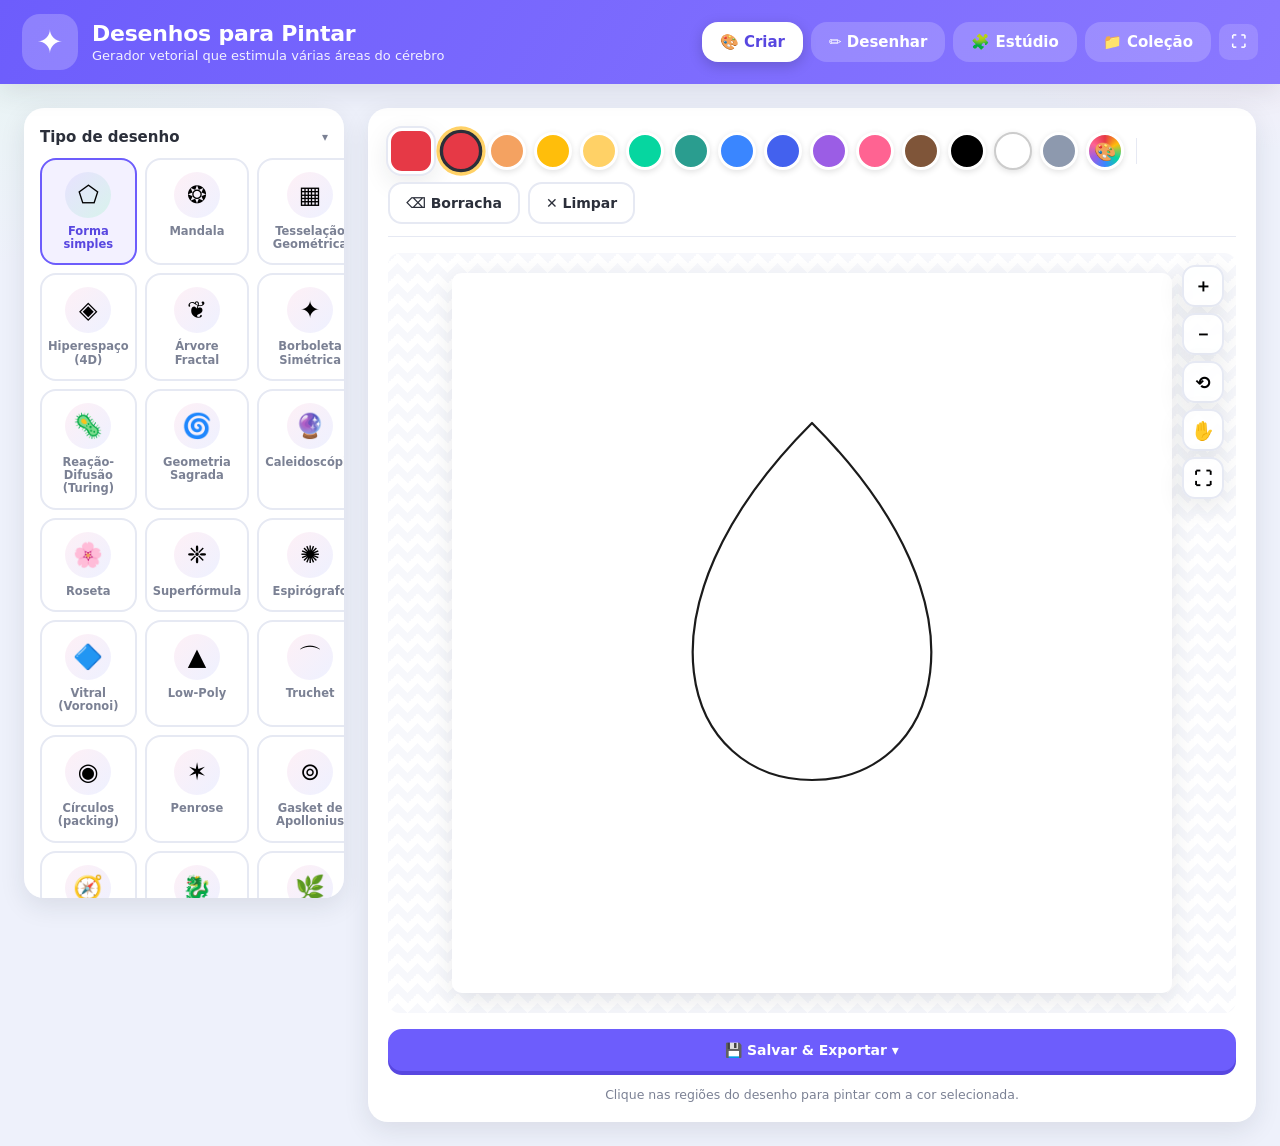
<file: index.html>
<!DOCTYPE html>
<html lang="pt-BR">
<head>
  <meta charset="UTF-8" />
  <meta name="viewport" content="width=device-width, initial-scale=1.0" />
  <title>Desenhos para Pintar · Estímulo Cerebral</title>
  <link rel="stylesheet" href="css/styles.css" />
</head>
<body>
  <header class="topo">
    <div class="marca">
      <span class="logo">✦</span>
      <div>
        <h1>Desenhos para Pintar</h1>
        <p>Gerador vetorial que estimula várias áreas do cérebro</p>
      </div>
    </div>
    <nav class="abas">
      <button id="tab-criar" class="ativo">🎨 Criar</button>
      <button id="tab-desenhar">✏️ Desenhar</button>
      <button id="tab-studio">🧩 Estúdio</button>
      <button id="tab-colecao">📁 Coleção</button>
      <button id="btn-foco" title="Modo foco (esconder painéis)">⛶</button>
    </nav>
  </header>

  <!-- ===================== VIEW: CRIAR ===================== -->
  <main id="view-criar" class="layout">
    <!-- Coluna 1: geradores + parâmetros -->
    <aside class="coluna painel">
      <h2 class="secao">Tipo de desenho</h2>
      <div id="lista-geradores" class="lista-geradores"></div>

      <div class="ficha">
        <h3 id="g-titulo"></h3>
        <p id="g-descricao" class="desc"></p>
        <span id="g-faixa" class="faixa"></span>
        <div id="g-areas" class="chips"></div>
        <button id="g-info-btn" class="g-info-btn" type="button">ⓘ Por que faz bem?</button>
        <div id="g-edu" class="g-edu" style="display:none">
          <p class="rotulo-mini">Por que estimula o cérebro</p>
          <p id="g-porque" class="porque"></p>
          <p id="g-algoritmo" class="algoritmo"></p>
        </div>
      </div>

      <h2 class="secao">Ajustes</h2>
      <div id="painel-params" class="params"></div>
      <button id="btn-novo" class="btn primario largo">↻ Gerar nova variação</button>

      <h2 class="secao">✨ Efeitos manipuláveis</h2>
      <div class="efeitos">
        <p class="rotulo-mini">Transformar a figura</p>
        <div class="campo"><label>Escala (zoom) <b id="fx-escala-v">1.0</b>×</label>
          <input type="range" id="fx-escala" min="30" max="250" value="100"></div>
        <div class="campo"><label>Rotação <b id="fx-rotacao-v">0</b>°</label>
          <input type="range" id="fx-rotacao" min="-180" max="180" value="0"></div>
        <div class="campo"><label>Inclinar (cisalhar) <b id="fx-inclinar-v">0</b>°</label>
          <input type="range" id="fx-inclinar" min="-45" max="45" value="0"></div>
        <p class="rotulo-mini">Estilo</p>
        <div class="campo"><label>Espessura do traço <b id="fx-espessura-v">1.0</b></label>
          <input type="range" id="fx-espessura" min="30" max="300" value="100"></div>
        <div class="campo"><label>Simetria / caleidoscópio</label>
          <select id="fx-simetria">
            <option value="none">Nenhuma</option>
            <option value="h">Espelho horizontal</option>
            <option value="v">Espelho vertical</option>
            <option value="quad">Espelho 4×</option>
            <option value="radial6">Radial 6×</option>
            <option value="radial8">Radial 8×</option>
          </select></div>
        <div class="campo"><label>Traço irregular <b id="fx-rascunho-v">0</b></label>
          <input type="range" id="fx-rascunho" min="0" max="3" step="1" value="0"></div>
        <div class="campo"><label>Ondular (distorção) <b id="fx-ondular-v">0</b></label>
          <input type="range" id="fx-ondular" min="0" max="3" step="1" value="0"></div>
        <div class="campo cores">
          <label>Traço <input type="color" id="fx-cor-traco" value="#1b1b1b"></label>
        </div>
        <div class="campo"><label>Fundo</label>
          <select id="fx-fundo">
            <option value="branco">Branco</option>
            <option value="transparente">Transparente</option>
          </select></div>
        <button id="fx-reset" class="btn largo">Resetar efeitos</button>
      </div>
    </aside>

    <!-- Coluna 2: palco de pintura -->
    <section class="coluna palco-wrap">
      <div class="ferramentas">
        <button id="cor-atual" class="cor-atual" title="Sua cor — toque para mais cores e misturar"></button>
        <div id="paleta" class="paleta"></div>
        <span class="sep"></span>
        <button id="btn-borracha" class="btn icone" title="Borracha">⌫ Borracha</button>
        <button id="btn-limpar" class="btn icone" title="Limpar pintura">✕ Limpar</button>
      </div>

      <!-- Barra do editor de cena (só aparece em "Montar Cena") -->
      <div id="cena-tools" class="cena-tools" style="display:none">
        <div class="modo-toggle">
          <button id="modo-editar" class="ativo">✋ Editar</button>
          <button id="modo-pintar">🖌 Pintar</button>
        </div>
        <div id="edit-acoes" class="edit-acoes">
          <span class="sel-info" id="sel-info">Toque num elemento para selecionar</span>
          <div class="edit-botoes">
            <button data-ed="maior" title="Aumentar">⊕</button>
            <button data-ed="menor" title="Diminuir">⊖</button>
            <button data-ed="largo" title="Esticar horizontal">↔</button>
            <button data-ed="alto" title="Esticar vertical">↕</button>
            <button data-ed="flip-h" title="Espelhar horizontal">⇋</button>
            <button data-ed="flip-v" title="Espelhar vertical">⤲</button>
            <button data-ed="girar-e" title="Girar esquerda">⟲</button>
            <button data-ed="girar-d" title="Girar direita">⟳</button>
            <button data-ed="frente" title="Trazer para frente">⬆</button>
            <button data-ed="tras" title="Enviar para trás">⬇</button>
            <button data-ed="duplicar" title="Duplicar">⧉</button>
            <button data-ed="excluir" class="perigo" title="Excluir">🗑</button>
          </div>
          <div class="edit-botoes">
            <button id="btn-adicionar" class="destaque">＋ Adicionar</button>
            <button id="btn-camadas">▤ Camadas</button>
            <button data-ed="separar">✥ Separar</button>
            <button data-ed="alinhar">⊞ Auto-alinhar</button>
            <button data-ed="embaralhar">🎲 Embaralhar</button>
          </div>
        </div>
        <div id="add-panel" class="add-panel" style="display:none"></div>
        <div id="layers-panel" class="layers-panel" style="display:none"></div>
      </div>

      <div id="palco" class="palco">
        <div id="svg-host"></div>
        <div id="zoom-ctrls" class="zoom-ctrls">
          <button data-z="mais" title="Aproximar">＋</button>
          <button data-z="menos" title="Afastar">－</button>
          <button data-z="reset" title="Encaixar">⟲</button>
          <button data-z="pan" title="Mover o desenho">✋</button>
          <button data-z="cheia" title="Tela cheia">⛶</button>
        </div>
        <div id="carregando" class="carregando" style="display:none">
          <div class="spinner"></div>
          <span>Gerando padrão…</span>
        </div>
      </div>

      <div class="acoes">
        <button id="btn-export" class="btn primario largo">💾 Salvar &amp; Exportar ▾</button>
      </div>
      <p class="dica">Clique nas regiões do desenho para pintar com a cor selecionada.</p>
    </section>
  </main>

  <!-- ===================== VIEW: COLEÇÃO ===================== -->
  <main id="view-colecao" class="colecao" style="display:none">
    <h2 class="secao">Minha Coleção</h2>
    <div class="col-toolbar">
      <label class="col-chk"><input type="checkbox" id="col-semcor"> Sem cor (linha p/ colorir)</label>
      <button id="col-marcar" class="btn">☑ Marcar todos</button>
      <span class="sep"></span>
      <button id="col-imprimir" class="btn primario">🖨 Imprimir tudo</button>
      <button id="col-exportar" class="btn">📦 Exportar coleção</button>
      <button id="col-compartilhar" class="btn">📤 Compartilhar coleção</button>
      <button id="col-importar-btn" class="btn">📥 Importar</button>
      <input type="file" id="col-importar" accept="application/json,.json" hidden>
      <span id="col-info" class="col-info"></span>
    </div>
    <p id="colecao-vazia" class="vazia">Você ainda não salvou nenhum desenho. Crie um e clique em “Salvar na coleção”.</p>
    <div id="colecao-grid" class="colecao-grid"></div>
  </main>

  <!-- ===================== VIEW: DESENHAR ===================== -->
  <main id="view-desenhar" class="desenhar" style="display:none">
    <aside class="d-col d-ferramentas">
      <h2 class="secao">🖌️ Pincéis</h2>
      <div id="d-pinceis" class="d-tools"></div>
      <h2 class="secao">⬡ Formas</h2>
      <div id="d-formas" class="d-tools"></div>
      <h2 class="secao">🎨 Cor</h2>
      <div id="d-cores" class="paleta"></div>
      <div class="campo"><label>Tamanho do traço <b id="d-tam-v">8</b></label>
        <input type="range" id="d-tam" min="1" max="60" value="8"></div>
      <div class="campo"><label>Opacidade <b id="d-op-v">100</b></label>
        <input type="range" id="d-op" min="10" max="100" value="100"></div>
      <div class="campo"><label>Fundo</label>
        <select id="d-fundo">
          <option value="branco">Branco</option>
          <option value="transparente">Transparente</option>
          <option value="atual">Decalque do desenho da aba Criar</option>
        </select></div>
    </aside>
    <section class="d-col d-canvas-wrap">
      <div class="ferramentas d-topo">
        <button id="d-desfazer" class="btn icone" disabled>↶ Desfazer</button>
        <button id="d-refazer" class="btn icone" disabled>↷ Refazer</button>
        <button id="d-limpar" class="btn icone">🗑 Limpar</button>
      </div>
      <div id="d-canvas" class="palco"><div id="d-host"></div></div>
      <div id="d-acoes" class="acoes"></div>
      <p class="dica">Desenhe com o dedo/caneta direto na tela. Escolha um pincel ou forma à esquerda.</p>
    </section>
  </main>

  <!-- ===================== VIEW: ESTÚDIO (BLOCOS) ===================== -->
  <main id="view-studio" class="studio" style="display:none">
    <aside class="st-col st-camadas">
      <h2 class="secao">Camadas <small>(infinitas)</small></h2>
      <button id="st-nova" class="btn primario largo">＋ Nova camada</button>
      <div id="st-lista" class="st-lista"></div>
      <p class="dica">Cada camada tem uma <b>fonte</b> + uma <b>pilha de blocos</b> (lógica) que transforma a imagem — como um Scratch de imagens.</p>
    </aside>
    <section class="st-col st-canvas-wrap">
      <div id="st-toolbar" class="ferramentas"></div>
      <div id="st-canvas" class="palco"><div id="st-host"></div></div>
      <div id="st-acoes" class="acoes"></div>
    </section>
    <aside class="st-col st-programa">
      <h2 class="secao">Programa da camada</h2>
      <div id="st-fonte" class="st-fonte"></div>
      <h3 class="rotulo-mini">Blocos (lógica) — executados de cima p/ baixo</h3>
      <div id="st-add-bloco"></div>
      <div id="st-blocos" class="st-blocos"></div>
    </aside>
  </main>

  <!-- Estúdio de cores (gaveta) -->
  <div id="sheet-paleta" class="sheet">
    <div class="sheet-grip"></div>
    <div class="sheet-titulo">🎨 Estúdio de Cores</div>
    <div id="sheet-cores" class="sheet-cores"></div>
  </div>

  <!-- Menu: salvar & exportar (1 ícone → tudo) -->
  <div id="menu-export" class="modal" style="display:none">
    <div class="modal-box">
      <div class="modal-topo"><h2>💾 Salvar &amp; Exportar</h2><button id="menu-export-x" class="modal-x">✕</button></div>
      <div class="menu-grid">
        <button data-ex="salvar">💾<span>Salvar na coleção</span></button>
        <button data-ex="compartilhar">📤<span>Compartilhar</span></button>
        <button data-ex="copiar">📋<span>Copiar imagem</span></button>
        <button data-ex="png">🖼️<span>Baixar PNG</span></button>
        <button data-ex="svg">⬇<span>Baixar SVG</span></button>
        <button data-ex="imprimir">🖨<span>Imprimir</span></button>
        <button data-ex="lote">⚃<span>Gerar vários (lote)</span></button>
      </div>
    </div>
  </div>

  <!-- Navegação inferior (mobile) -->
  <nav id="mobile-bar" class="mobile-bar">
    <button data-nav="criar">🎨<small>Criar</small></button>
    <button data-nav="desenhar">✏️<small>Desenhar</small></button>
    <button data-nav="studio">🧩<small>Estúdio</small></button>
    <button data-nav="colecao">📁<small>Coleção</small></button>
    <button data-mb="cores">🌈<small>Cores</small></button>
  </nav>

  <div id="toast" class="toast"></div>

  <!-- Modal: geração em massa (lote misto) -->
  <div id="batch-modal" class="modal" style="display:none">
    <div class="modal-box grande">
      <div class="modal-topo">
        <h2>Gerar lote misto — escolha geradores e quantidades</h2>
        <button id="batch-fechar" class="modal-x">✕</button>
      </div>
      <div id="batch-receita" class="batch-receita"></div>
      <div class="batch-barra">
        <button id="batch-add-gen" class="btn">＋ Adicionar gerador</button>
        <button id="batch-gerar" class="btn primario">⚡ Gerar lote</button>
        <button id="batch-parar" class="btn">⏹ Parar</button>
        <span id="batch-status" class="batch-status"></span>
      </div>
      <div class="batch-barra batch-export">
        <span class="exp-rotulo">Exportar tudo:</span>
        <button id="batch-pdf" class="btn">🖨 PDF (1 por página)</button>
        <button id="batch-todos-png" class="btn">⬇ Todos PNG</button>
        <button id="batch-todos-svg" class="btn">⬇ Todos SVG</button>
      </div>
      <div id="batch-grid" class="batch-grid"></div>
    </div>
  </div>

  <!-- Dados (carregados como script p/ funcionar com duplo-clique, sem servidor) -->
  <script src="data/dataset.js"></script>
  <script src="js/generators.js"></script>
  <script src="js/elements.js"></script>
  <script src="js/editor.js"></script>
  <script src="js/fields.js"></script>
  <script src="js/effects.js"></script>
  <script src="js/batch.js"></script>
  <script src="js/storage.js"></script>
  <script src="js/studio.js"></script>
  <script src="js/draw.js"></script>
  <script src="js/zoom.js"></script>
  <script src="js/app.js"></script>
</body>
</html>
</file>
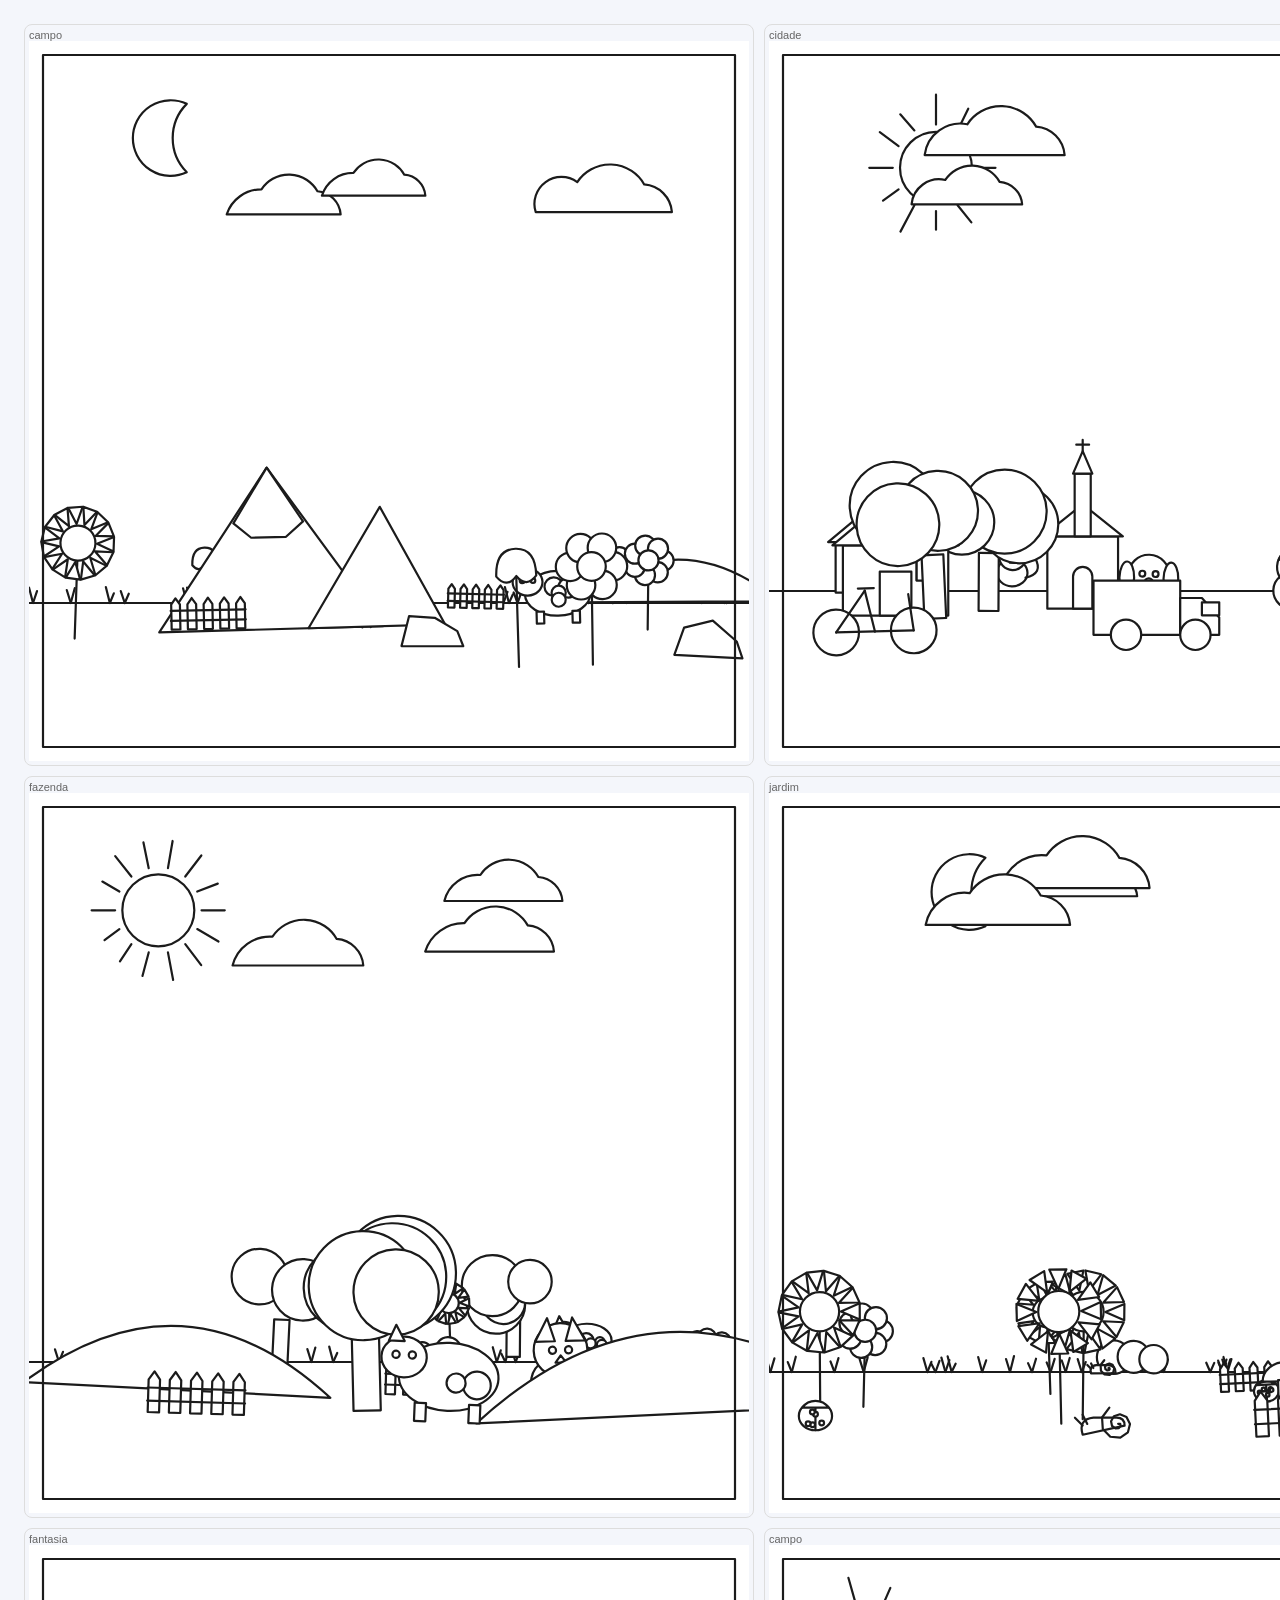
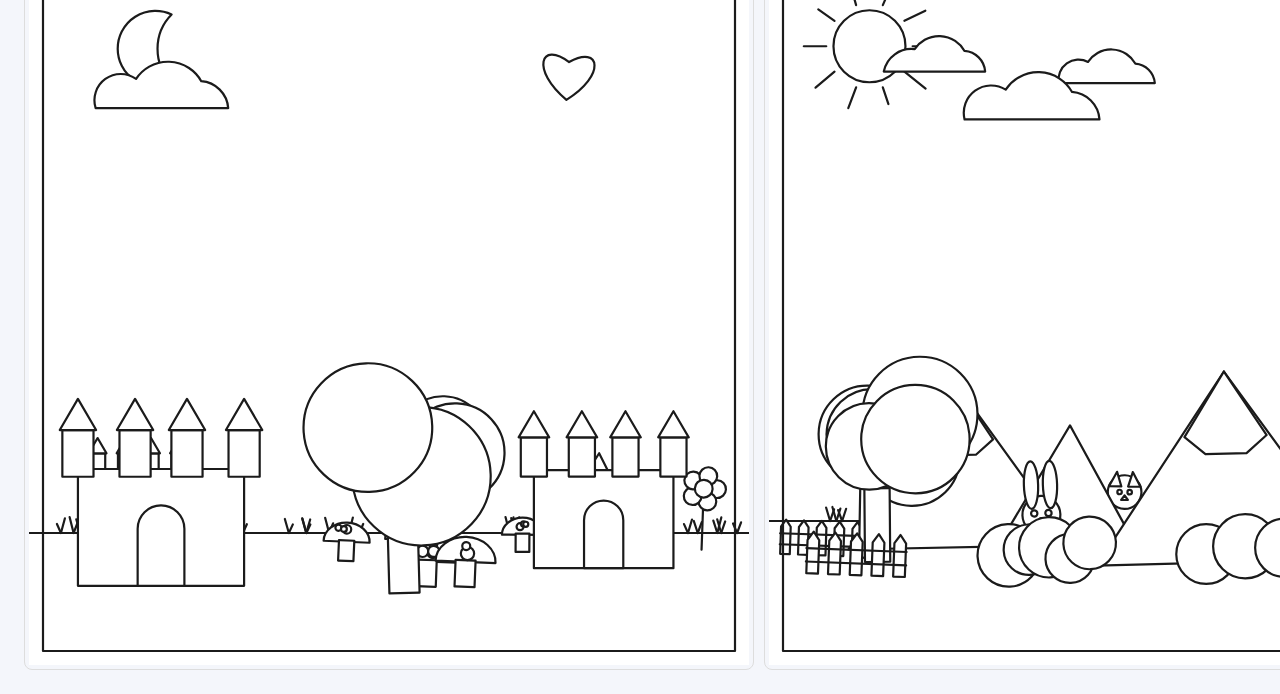
<file: preview_lote_cenas.html>
<html><body style="background:#f4f6fb"><div style="display:grid;grid-template-columns:repeat(4,1fr);gap:10px;padding:16px"><div style="border:1px solid #ddd;border-radius:8px;padding:4px"><div style="font:11px sans-serif;color:#666">campo</div><svg xmlns="http://www.w3.org/2000/svg" viewBox="0 0 720 720" width="720" height="720"><rect class="bg" x="0" y="0" width="720" height="720" fill="#ffffff"/><g fill="#ffffff" stroke="#1b1b1b" stroke-width="2.2" stroke-linejoin="round" stroke-linecap="round"><line x1="0.00" y1="562.00" x2="720.00" y2="562.00"/><line x1="158.04" y1="562.00" x2="154.04" y2="547.33"/><line x1="158.04" y1="562.00" x2="162.04" y2="549.69"/><line x1="231.87" y1="562.00" x2="227.87" y2="550.12"/><line x1="231.87" y1="562.00" x2="235.87" y2="551.40"/><line x1="394.68" y1="562.00" x2="390.68" y2="552.53"/><line x1="394.68" y1="562.00" x2="398.68" y2="552.42"/><line x1="561.59" y1="562.00" x2="557.59" y2="548.39"/><line x1="561.59" y1="562.00" x2="565.59" y2="546.62"/><line x1="4.01" y1="562.00" x2="0.01" y2="546.53"/><line x1="4.01" y1="562.00" x2="8.01" y2="550.05"/><line x1="526.67" y1="562.00" x2="522.67" y2="549.57"/><line x1="526.67" y1="562.00" x2="530.67" y2="548.89"/><line x1="522.30" y1="562.00" x2="518.30" y2="551.02"/><line x1="522.30" y1="562.00" x2="526.30" y2="551.74"/><line x1="488.61" y1="562.00" x2="484.61" y2="551.45"/><line x1="488.61" y1="562.00" x2="492.61" y2="550.41"/><line x1="672.71" y1="562.00" x2="668.71" y2="547.11"/><line x1="672.71" y1="562.00" x2="676.71" y2="553.94"/><line x1="260.56" y1="562.00" x2="256.56" y2="553.58"/><line x1="260.56" y1="562.00" x2="264.56" y2="550.81"/><line x1="659.33" y1="562.00" x2="655.33" y2="547.06"/><line x1="659.33" y1="562.00" x2="663.33" y2="546.49"/><line x1="95.77" y1="562.00" x2="91.77" y2="550.08"/><line x1="95.77" y1="562.00" x2="99.77" y2="552.76"/><line x1="228.43" y1="562.00" x2="224.43" y2="551.62"/><line x1="228.43" y1="562.00" x2="232.43" y2="551.31"/><line x1="479.95" y1="562.00" x2="475.95" y2="546.17"/><line x1="479.95" y1="562.00" x2="483.95" y2="553.30"/><line x1="474.48" y1="562.00" x2="470.48" y2="552.18"/><line x1="474.48" y1="562.00" x2="478.48" y2="550.82"/><line x1="166.64" y1="562.00" x2="162.64" y2="547.56"/><line x1="166.64" y1="562.00" x2="170.64" y2="552.71"/><line x1="506.65" y1="562.00" x2="502.65" y2="551.91"/><line x1="506.65" y1="562.00" x2="510.65" y2="548.42"/><line x1="80.84" y1="562.00" x2="76.84" y2="546.07"/><line x1="80.84" y1="562.00" x2="84.84" y2="552.38"/><line x1="584.31" y1="562.00" x2="580.31" y2="546.82"/><line x1="584.31" y1="562.00" x2="588.31" y2="548.38"/><line x1="583.52" y1="562.00" x2="579.52" y2="548.60"/><line x1="583.52" y1="562.00" x2="587.52" y2="551.54"/><line x1="162.05" y1="562.00" x2="158.05" y2="546.52"/><line x1="162.05" y1="562.00" x2="166.05" y2="552.97"/><line x1="505.97" y1="562.00" x2="501.97" y2="549.04"/><line x1="505.97" y1="562.00" x2="509.97" y2="551.03"/><line x1="697.27" y1="562.00" x2="693.27" y2="548.42"/><line x1="697.27" y1="562.00" x2="701.27" y2="553.17"/><line x1="198.87" y1="562.00" x2="194.87" y2="548.39"/><line x1="198.87" y1="562.00" x2="202.87" y2="549.92"/><line x1="559.48" y1="562.00" x2="555.48" y2="549.55"/><line x1="559.48" y1="562.00" x2="563.48" y2="551.41"/><line x1="597.38" y1="562.00" x2="593.38" y2="547.93"/><line x1="597.38" y1="562.00" x2="601.38" y2="549.93"/><line x1="695.53" y1="562.00" x2="691.53" y2="552.83"/><line x1="695.53" y1="562.00" x2="699.53" y2="547.06"/><line x1="299.53" y1="562.00" x2="295.53" y2="553.46"/><line x1="299.53" y1="562.00" x2="303.53" y2="547.92"/><line x1="41.76" y1="562.00" x2="37.76" y2="549.01"/><line x1="41.76" y1="562.00" x2="45.76" y2="547.18"/><line x1="205.78" y1="562.00" x2="201.78" y2="552.41"/><line x1="205.78" y1="562.00" x2="209.78" y2="550.46"/><line x1="350.28" y1="562.00" x2="346.28" y2="553.68"/><line x1="350.28" y1="562.00" x2="354.28" y2="551.38"/><line x1="367.86" y1="562.00" x2="363.86" y2="552.67"/><line x1="367.86" y1="562.00" x2="371.86" y2="550.10"/><g class="elemento" data-i="0"><path class="region" d="M 157.76 62.86 A 37.80 37.80 0 1 0 157.76 131.26 A 48.60 48.60 0 0 1 157.76 62.86 Z"/></g><g class="elemento" data-i="1"><path class="region" d="M 506.74 171.14 a 26.95 26.95 0 0 1 41.55 -30.01 a 39.24 39.24 0 0 1 66.94 2.31 a 30.01 30.01 0 0 1 27.70 27.70 Z"/></g><g class="elemento" data-i="2"><path class="region" d="M 197.72 173.44 a 36.47 36.47 0 0 1 34.75 -25.10 a 32.82 32.82 0 0 1 55.99 1.93 a 25.10 25.10 0 0 1 23.17 23.17 Z"/></g><g class="elemento" data-i="3"><path class="region" d="M 292.88 154.72 a 32.68 32.68 0 0 1 31.57 -22.80 a 29.82 29.82 0 0 1 50.87 1.75 a 22.80 22.80 0 0 1 21.05 21.05 Z"/></g><g class="elemento" data-i="4" transform="rotate(0.74 589.89 560.15)"><line x1="589.89" y1="560.15" x2="589.89" y2="518.54"/><path class="region" d="M 580.74 518.54 q 0 -12.48 9.15 -12.48 q 9.15 0 9.15 12.48 q -4.58 5.83 -9.15 0 q -4.58 5.83 -9.15 0 Z"/></g><g class="elemento" data-i="5" transform="rotate(-0.39 648.58 560.77)"><path class="region" d="M 547.59 560.77 q 100.99 -84.16 201.97 0 Z"/></g><g class="elemento" data-i="6" transform="rotate(1.40 446.54 567.11)"><polygon class="region" points="418.91,567.11 418.91,548.38 422.18,543.69 425.46,548.38 425.46,567.11"/><polygon class="region" points="431.08,567.11 431.08,548.38 434.36,543.69 437.64,548.38 437.64,567.11"/><polygon class="region" points="443.26,567.11 443.26,548.38 446.54,543.69 449.81,548.38 449.81,567.11"/><polygon class="region" points="455.43,567.11 455.43,548.38 458.71,543.69 461.99,548.38 461.99,567.11"/><polygon class="region" points="467.61,567.11 467.61,548.38 470.89,543.69 474.17,548.38 474.17,567.11"/><line x1="418.44" y1="553.06" x2="474.63" y2="553.06"/><line x1="418.44" y1="560.55" x2="474.63" y2="560.55"/></g><g class="elemento" data-i="7" transform="rotate(-1.78 177.71 581.19)"><line x1="177.71" y1="581.19" x2="177.71" y2="523.80"/><path class="region" d="M 165.09 523.80 q 0 -17.22 12.63 -17.22 q 12.63 0 12.63 17.22 q -6.31 8.04 -12.63 0 q -6.31 8.04 -12.63 0 Z"/></g><g class="elemento" data-i="8" transform="rotate(-1.52 529.53 582.13)"><ellipse class="region" cx="529.53" cy="552.25" rx="32.87" ry="22.41"/><ellipse class="region" cx="499.65" cy="540.30" rx="14.94" ry="13.45"/><polygon class="region" points="489.19,529.84 493.67,519.38 499.65,529.84"/><circle class="region" cx="494.27" cy="538.81" r="2.39"/><circle class="region" cx="505.03" cy="538.81" r="2.39"/><circle class="region" cx="525.75" cy="545.51" r="9.28"/><circle class="region" cx="540.12" cy="547.07" r="9.87"/><circle class="region" cx="530.47" cy="551.78" r="7.09"/><circle class="region" cx="530.33" cy="558.76" r="7.00"/><rect class="region" x="507.86" y="570.18" width="7.47" height="11.95"/><rect class="region" x="543.72" y="570.18" width="7.47" height="11.95"/></g><g class="elemento" data-i="9" transform="rotate(-2.45 337.57 586.28)"><ellipse class="region" cx="337.57" cy="572.64" rx="14.69" ry="12.59"/><circle class="region" cx="327.08" cy="561.10" r="7.35"/><polygon class="region" points="323.93,554.80 327.08,548.50 330.22,554.80"/><polygon class="region" points="320.78,561.10 314.48,563.19 320.78,565.29"/><circle class="region" cx="324.24" cy="560.05" r="1.26"/><circle class="region" cx="329.91" cy="560.05" r="1.26"/><line x1="333.37" y1="586.28" x2="333.37" y2="579.98"/><line x1="341.77" y1="586.28" x2="341.77" y2="579.98"/></g><g class="elemento" data-i="10" transform="rotate(-1.60 267.04 587.60)"><polygon class="region" points="130.20,587.60 242.16,425.88 354.11,587.60"/><polygon class="region" points="279.48,587.60 354.11,468.18 416.31,587.60"/><polygon class="region" points="207.33,480.62 242.16,425.88 276.99,480.62 259.57,495.54 224.74,495.54"/></g><g class="elemento" data-i="11" transform="rotate(-1.21 179.52 587.89)"><polygon class="region" points="142.69,587.89 142.69,562.92 147.06,556.68 151.43,562.92 151.43,587.89"/><polygon class="region" points="158.92,587.89 158.92,562.92 163.29,556.68 167.66,562.92 167.66,587.89"/><polygon class="region" points="175.15,587.89 175.15,562.92 179.52,556.68 183.89,562.92 183.89,587.89"/><polygon class="region" points="191.38,587.89 191.38,562.92 195.75,556.68 200.12,562.92 200.12,587.89"/><polygon class="region" points="207.61,587.89 207.61,562.92 211.98,556.68 216.35,562.92 216.35,587.89"/><line x1="142.07" y1="569.17" x2="216.97" y2="569.17"/><line x1="142.07" y1="579.15" x2="216.97" y2="579.15"/></g><g class="elemento" data-i="12" transform="rotate(0.65 618.68 588.57)"><line x1="618.68" y1="588.57" x2="618.68" y2="519.35"/><circle class="region" cx="633.78" cy="519.35" r="10.07"/><circle class="region" cx="628.10" cy="531.16" r="10.07"/><circle class="region" cx="615.32" cy="534.07" r="10.07"/><circle class="region" cx="605.07" cy="525.90" r="10.07"/><circle class="region" cx="605.07" cy="512.80" r="10.07"/><circle class="region" cx="615.32" cy="504.63" r="10.07"/><circle class="region" cx="628.10" cy="507.54" r="10.07"/><circle class="region" cx="618.68" cy="519.35" r="10.07"/></g><g class="elemento" data-i="13" transform="rotate(1.97 45.65 597.55)"><line x1="45.65" y1="597.55" x2="45.65" y2="502.01"/><polygon class="region" points="64.75,502.01 81.54,509.29 81.54,494.74"/><polygon class="region" points="63.10,509.78 75.48,523.26 81.40,509.96"/><polygon class="region" points="58.43,516.21 64.26,533.55 75.07,523.82"/><polygon class="region" points="51.55,520.18 49.82,538.40 63.66,533.90"/><polygon class="region" points="43.65,521.02 34.66,536.95 49.13,538.47"/><polygon class="region" points="36.09,518.56 21.40,529.46 34.00,536.73"/><polygon class="region" points="30.19,513.24 12.33,517.22 20.89,529.00"/><polygon class="region" points="26.96,505.99 9.03,502.36 12.05,516.59"/><polygon class="region" points="26.96,498.04 12.05,487.43 9.03,501.67"/><polygon class="region" points="30.19,490.78 20.89,475.03 12.33,486.80"/><polygon class="region" points="36.09,485.47 34.00,467.29 21.40,474.57"/><polygon class="region" points="43.65,483.01 49.13,465.56 34.66,467.08"/><polygon class="region" points="51.55,483.84 63.66,470.13 49.82,465.63"/><polygon class="region" points="58.43,487.81 75.07,480.21 64.26,470.47"/><polygon class="region" points="63.10,494.24 81.40,494.06 75.48,480.77"/><circle class="region" cx="45.65" cy="502.01" r="17.51"/></g><g class="elemento" data-i="14" transform="rotate(0.13 402.64 605.18)"><polygon class="region" points="372.49,605.18 380.03,575.08 405.66,576.79 428.28,590.11 434.31,605.18"/></g><g class="elemento" data-i="15" transform="rotate(3.03 678.56 615.59)"><polygon class="region" points="645.28,615.59 653.60,587.85 681.89,579.43 706.85,598.95 713.50,615.59"/></g><g class="elemento" data-i="16" transform="rotate(-0.82 563.91 623.66)"><line x1="563.91" y1="623.66" x2="563.91" y2="525.49"/><circle class="region" cx="585.33" cy="525.49" r="14.28"/><circle class="region" cx="574.62" cy="544.04" r="14.28"/><circle class="region" cx="553.20" cy="544.04" r="14.28"/><circle class="region" cx="542.49" cy="525.49" r="14.28"/><circle class="region" cx="553.20" cy="506.94" r="14.28"/><circle class="region" cx="574.62" cy="506.94" r="14.28"/><circle class="region" cx="563.91" cy="525.49" r="14.28"/></g><g class="elemento" data-i="17" transform="rotate(-1.75 490.04 625.98)"><line x1="490.04" y1="625.98" x2="490.04" y2="534.99"/><path class="region" d="M 470.02 534.99 q 0 -27.29 20.02 -27.29 q 20.02 0 20.02 27.29 q -10.01 12.74 -20.02 0 q -10.01 12.74 -20.02 0 Z"/></g><rect class="moldura" x="14" y="14" width="692" height="692" fill="none"/></g></svg></div><div style="border:1px solid #ddd;border-radius:8px;padding:4px"><div style="font:11px sans-serif;color:#666">cidade</div><svg xmlns="http://www.w3.org/2000/svg" viewBox="0 0 720 720" width="720" height="720"><rect class="bg" x="0" y="0" width="720" height="720" fill="#ffffff"/><g fill="#ffffff" stroke="#1b1b1b" stroke-width="2.2" stroke-linejoin="round" stroke-linecap="round"><line x1="0.00" y1="550.00" x2="720.00" y2="550.00"/><g class="elemento" data-i="0"><circle class="region" cx="167.00" cy="126.81" r="36.00"/><line x1="210.20" y1="126.81" x2="226.49" y2="126.81"/><line x1="204.42" y1="148.41" x2="225.31" y2="159.73"/><line x1="188.60" y1="164.23" x2="202.37" y2="181.36"/><line x1="167.00" y1="170.01" x2="167.00" y2="188.73"/><line x1="145.40" y1="164.23" x2="131.45" y2="190.63"/><line x1="129.59" y1="148.41" x2="114.02" y2="159.60"/><line x1="123.80" y1="126.81" x2="100.27" y2="126.81"/><line x1="129.59" y1="105.21" x2="110.79" y2="91.18"/><line x1="145.40" y1="89.40" x2="131.25" y2="73.31"/><line x1="167.00" y1="83.61" x2="167.00" y2="53.65"/><line x1="188.60" y1="89.40" x2="199.24" y2="67.70"/><line x1="204.42" y1="105.21" x2="223.52" y2="90.21"/></g><g class="elemento" data-i="1"><path class="region" d="M 155.63 114.11 a 36.00 36.00 0 0 1 42.71 -30.84 a 40.34 40.34 0 0 1 68.81 2.37 a 30.84 30.84 0 0 1 28.47 28.47 Z"/></g><g class="elemento" data-i="2"><path class="region" d="M 142.55 163.35 a 27.66 27.66 0 0 1 33.74 -24.37 a 31.86 31.86 0 0 1 54.35 1.87 a 24.37 24.37 0 0 1 22.49 22.49 Z"/></g><g class="elemento" data-i="3" transform="rotate(1.77 242.73 545.27)"><ellipse class="region" cx="242.73" cy="531.75" rx="15.33" ry="13.53"/><circle class="region" cx="242.73" cy="515.51" r="13.53"/><polygon class="region" points="230.10,511.00 236.42,499.28 240.02,511.00"/><polygon class="region" points="255.36,511.00 249.04,499.28 245.44,511.00"/><circle class="region" cx="238.67" cy="515.51" r="1.80"/><circle class="region" cx="246.79" cy="515.51" r="1.80"/><polygon class="region" points="242.73,518.22 240.02,521.83 245.44,521.83"/><path fill="none" d="M 256.26 536.26 q 18.04 -4.51 9.02 -19.84"/></g><g class="elemento" data-i="4"><rect class="region" x="66.63" y="501.08" width="75.74" height="50.49"/><polygon class="region" points="59.06,501.08 104.50,463.21 149.94,501.08"/><rect class="region" x="93.14" y="520.02" width="22.72" height="31.56"/><rect class="region" x="119.65" y="509.92" width="16.41" height="16.41"/><rect class="region" x="119.65" y="509.92" width="16.41" height="16.41"/></g><g class="elemento" data-i="5"><rect class="region" x="614.60" y="422.59" width="64.92" height="131.28"/><rect class="region" x="621.81" y="428.36" width="11.54" height="11.54"/><rect class="region" x="640.57" y="428.36" width="11.54" height="11.54"/><rect class="region" x="659.32" y="428.36" width="11.54" height="11.54"/><rect class="region" x="621.81" y="447.12" width="11.54" height="11.54"/><rect class="region" x="640.57" y="447.12" width="11.54" height="11.54"/><rect class="region" x="659.32" y="447.12" width="11.54" height="11.54"/><rect class="region" x="621.81" y="465.87" width="11.54" height="11.54"/><rect class="region" x="640.57" y="465.87" width="11.54" height="11.54"/><rect class="region" x="659.32" y="465.87" width="11.54" height="11.54"/><rect class="region" x="621.81" y="484.62" width="11.54" height="11.54"/><rect class="region" x="640.57" y="484.62" width="11.54" height="11.54"/><rect class="region" x="659.32" y="484.62" width="11.54" height="11.54"/><rect class="region" x="621.81" y="503.38" width="11.54" height="11.54"/><rect class="region" x="640.57" y="503.38" width="11.54" height="11.54"/><rect class="region" x="659.32" y="503.38" width="11.54" height="11.54"/><rect class="region" x="621.81" y="522.13" width="11.54" height="11.54"/><rect class="region" x="640.57" y="522.13" width="11.54" height="11.54"/><rect class="region" x="659.32" y="522.13" width="11.54" height="11.54"/><rect class="region" x="621.81" y="540.88" width="11.54" height="11.54"/><rect class="region" x="640.57" y="540.88" width="11.54" height="11.54"/><rect class="region" x="659.32" y="540.88" width="11.54" height="11.54"/></g><g class="elemento" data-i="6"><rect class="region" x="278.33" y="495.35" width="70.73" height="72.33"/><polygon class="region" points="273.51,495.35 313.70,463.20 353.88,495.35"/><rect class="region" x="305.66" y="432.66" width="16.07" height="62.69"/><polygon class="region" points="304.05,432.66 313.70,410.15 323.34,432.66"/><line x1="313.70" y1="410.15" x2="313.70" y2="398.90"/><line x1="307.27" y1="403.72" x2="320.13" y2="403.72"/><path class="region" d="M 304.05 567.68 l 0 -32.15 a 9.64 9.64 0 0 1 19.29 0 l 0 32.15 Z"/></g><g class="elemento" data-i="7" transform="rotate(2.62 525.85 569.67)"><ellipse class="region" cx="525.85" cy="549.87" rx="22.44" ry="19.80"/><circle class="region" cx="525.85" cy="526.11" r="19.80"/><polygon class="region" points="507.37,519.51 516.61,502.35 521.89,519.51"/><polygon class="region" points="544.33,519.51 535.09,502.35 529.81,519.51"/><circle class="region" cx="519.91" cy="526.11" r="2.64"/><circle class="region" cx="531.79" cy="526.11" r="2.64"/><polygon class="region" points="525.85,530.07 521.89,535.35 529.81,535.35"/><path fill="none" d="M 545.65 556.47 q 26.40 -6.60 13.20 -29.04"/></g><g class="elemento" data-i="8" transform="rotate(0.31 219.52 569.94)"><rect class="region" x="209.59" y="511.98" width="19.87" height="57.95"/><circle class="region" cx="249.88" cy="483.21" r="38.92"/><circle class="region" cx="235.09" cy="470.51" r="42.02"/><circle class="region" cx="192.76" cy="482.36" r="30.05"/><circle class="region" cx="192.49" cy="481.55" r="32.29"/></g><g class="elemento" data-i="9" transform="rotate(-0.17 606.25 571.15)"><ellipse class="region" cx="606.25" cy="550.97" rx="22.87" ry="20.18"/><circle class="region" cx="606.25" cy="526.75" r="20.18"/><polygon class="region" points="587.41,520.02 596.83,502.53 602.21,520.02"/><polygon class="region" points="625.08,520.02 615.67,502.53 610.29,520.02"/><circle class="region" cx="600.20" cy="526.75" r="2.69"/><circle class="region" cx="612.30" cy="526.75" r="2.69"/><polygon class="region" points="606.25,530.79 602.21,536.17 610.29,536.17"/><path fill="none" d="M 626.43 557.69 q 26.91 -6.73 13.45 -29.60"/></g><g class="elemento" data-i="10"><rect class="region" x="73.89" y="504.37" width="105.37" height="70.25"/><polygon class="region" points="63.35,504.37 126.58,451.69 189.80,504.37"/><rect class="region" x="110.77" y="530.72" width="31.61" height="43.90"/><rect class="region" x="147.65" y="516.67" width="22.83" height="22.83"/><rect class="region" x="147.65" y="516.67" width="22.83" height="22.83"/></g><g class="elemento" data-i="11" transform="rotate(-2.60 166.32 577.47)"><rect class="region" x="155.41" y="513.87" width="21.81" height="63.60"/><circle class="region" cx="129.36" cy="462.65" r="43.51"/><circle class="region" cx="173.91" cy="470.07" r="39.96"/><circle class="region" cx="133.24" cy="482.08" r="41.34"/></g><g class="elemento" data-i="12" transform="rotate(1.55 378.72 578.47)"><ellipse class="region" cx="378.72" cy="559.34" rx="26.48" ry="20.59"/><circle class="region" cx="378.72" cy="534.34" r="20.59"/><ellipse class="region" cx="356.65" cy="537.28" rx="7.35" ry="16.18"/><ellipse class="region" cx="400.78" cy="537.28" rx="7.35" ry="16.18"/><circle class="region" cx="372.10" cy="532.87" r="2.94"/><circle class="region" cx="385.34" cy="532.87" r="2.94"/><circle class="region" cx="378.72" cy="541.69" r="4.41"/><rect class="region" x="361.80" y="566.70" width="7.35" height="11.77"/><rect class="region" x="388.28" y="566.70" width="7.35" height="11.77"/></g><g class="elemento" data-i="13" transform="rotate(0.57 554.25 587.04)"><rect class="region" x="542.12" y="516.26" width="24.27" height="70.78"/><circle class="region" cx="599.56" cy="468.32" r="54.03"/><circle class="region" cx="586.24" cy="492.87" r="37.35"/><circle class="region" cx="567.32" cy="479.16" r="39.90"/><circle class="region" cx="579.49" cy="481.72" r="50.09"/></g><g class="elemento" data-i="14"><rect class="region" x="324.50" y="539.64" width="86.72" height="54.20"/><path class="region" d="M 411.22 593.84 l 0 -36.86 l 21.68 0 l 17.34 19.51 l 0 17.34 Z"/><rect class="region" x="432.90" y="561.32" width="17.34" height="13.01"/><circle class="region" cx="357.02" cy="593.84" r="15.18"/><circle class="region" cx="426.39" cy="593.84" r="15.18"/></g><g class="elemento" data-i="15" transform="rotate(-3.11 548.73 598.16)"><ellipse class="region" cx="548.73" cy="571.03" rx="30.74" ry="27.13"/><circle class="region" cx="548.73" cy="538.48" r="27.13"/><polygon class="region" points="523.41,529.44 536.07,505.93 543.30,529.44"/><polygon class="region" points="574.04,529.44 561.38,505.93 554.15,529.44"/><circle class="region" cx="540.59" cy="538.48" r="3.62"/><circle class="region" cx="556.86" cy="538.48" r="3.62"/><polygon class="region" points="548.73,543.91 543.30,551.14 554.15,551.14"/><path fill="none" d="M 575.85 580.07 q 36.17 -9.04 18.08 -39.79"/></g><g class="elemento" data-i="16" transform="rotate(-1.51 106.50 610.97)"><circle class="region" cx="67.71" cy="590.44" r="22.82"/><circle class="region" cx="145.29" cy="590.44" r="22.82"/><line x1="67.71" y1="590.44" x2="106.50" y2="590.44"/><line x1="106.50" y1="590.44" x2="145.29" y2="590.44"/><line x1="106.50" y1="590.44" x2="97.37" y2="549.37"/><line x1="67.71" y1="590.44" x2="97.37" y2="549.37"/><line x1="90.53" y1="547.09" x2="106.50" y2="547.09"/><line x1="145.29" y1="590.44" x2="140.72" y2="553.93"/></g><rect class="moldura" x="14" y="14" width="692" height="692" fill="none"/></g></svg></div><div style="border:1px solid #ddd;border-radius:8px;padding:4px"><div style="font:11px sans-serif;color:#666">praia</div><svg xmlns="http://www.w3.org/2000/svg" viewBox="0 0 720 720" width="720" height="720"><rect class="bg" x="0" y="0" width="720" height="720" fill="#ffffff"/><g fill="#ffffff" stroke="#1b1b1b" stroke-width="2.2" stroke-linejoin="round" stroke-linecap="round"><rect class="region" x="0.00" y="555.00" width="720.00" height="165.00"/><path fill="none" d="M 245.21 603.52 q 16 -8 32 0 q 16 8 32 0"/><path fill="none" d="M 369.10 650.23 q 16 -8 32 0 q 16 8 32 0"/><path fill="none" d="M 365.56 589.46 q 16 -8 32 0 q 16 8 32 0"/><path fill="none" d="M 20.60 686.24 q 16 -8 32 0 q 16 8 32 0"/><path fill="none" d="M 247.72 651.82 q 16 -8 32 0 q 16 8 32 0"/><path fill="none" d="M 386.05 670.24 q 16 -8 32 0 q 16 8 32 0"/><g class="elemento" data-i="0"><circle class="region" cx="192.54" cy="112.37" r="36.00"/><line x1="235.74" y1="112.37" x2="260.07" y2="112.37"/><line x1="227.49" y1="137.77" x2="251.17" y2="149.12"/><line x1="205.89" y1="153.46" x2="214.06" y2="179.28"/><line x1="179.20" y1="153.46" x2="171.62" y2="178.91"/><line x1="157.60" y1="137.77" x2="138.98" y2="155.17"/><line x1="149.34" y1="112.37" x2="129.73" y2="112.37"/><line x1="157.60" y1="86.98" x2="138.27" y2="71.83"/><line x1="179.20" y1="71.29" x2="170.09" y2="52.23"/><line x1="205.89" y1="71.29" x2="212.72" y2="50.26"/><line x1="227.49" y1="86.98" x2="241.33" y2="72.14"/></g><g class="elemento" data-i="1"><path class="region" d="M 267.90 106.41 a 27.47 27.47 0 0 1 30.50 -22.03 a 28.81 28.81 0 0 1 49.14 1.69 a 22.03 22.03 0 0 1 20.34 20.34 Z"/></g><g class="elemento" data-i="2" transform="rotate(2.90 145.85 552.19)"><path class="region" d="M 140.71 552.19 q -3.86 -44.98 9.00 -70.68 l 5.14 4 q -10.28 25.70 -3.86 68.11 Z"/><path class="region" d="M 149.70 481.50 q -27.04 -13.89 -42.18 -10.42 q 16.22 6.43 41.09 10.42 Z"/><path class="region" d="M 149.70 481.50 q -15.40 -22.56 -24.03 -16.92 q 9.24 6.43 23.41 16.92 Z"/><path class="region" d="M 149.70 481.50 q 0.00 -25.70 0.00 -19.28 q -0.00 6.43 -0.00 19.28 Z"/><path class="region" d="M 149.70 481.50 q 15.40 -22.56 24.03 -16.92 q -9.24 6.43 -23.41 16.92 Z"/><path class="region" d="M 149.70 481.50 q 27.04 -13.89 42.18 -10.42 q -16.22 6.43 -41.09 10.42 Z"/></g><g class="elemento" data-i="3" transform="rotate(1.84 285.64 554.63)"><polygon class="region" points="268.55,554.63 272.82,538.47 287.35,535.36 300.17,546.09 303.58,554.63"/></g><g class="elemento" data-i="4" transform="rotate(1.37 357.02 555.33)"><path class="region" d="M 351.59 555.33 q -4.08 -47.58 9.52 -74.76 l 5.44 4 q -10.87 27.19 -4.08 72.04 Z"/><path class="region" d="M 361.10 480.57 q -28.60 -14.69 -44.61 -11.02 q 17.16 6.80 43.46 11.02 Z"/><path class="region" d="M 361.10 480.57 q -16.29 -23.86 -25.42 -17.89 q 9.78 6.80 24.76 17.89 Z"/><path class="region" d="M 361.10 480.57 q 0.00 -27.19 0.00 -20.39 q -0.00 6.80 -0.00 20.39 Z"/><path class="region" d="M 361.10 480.57 q 16.29 -23.86 25.42 -17.89 q -9.78 6.80 -24.76 17.89 Z"/><path class="region" d="M 361.10 480.57 q 28.60 -14.69 44.61 -11.02 q -17.16 6.80 -43.46 11.02 Z"/></g><g class="elemento" data-i="5" transform="rotate(-2.50 101.72 567.57)"><path class="region" d="M 95.13 567.57 q -4.94 -57.67 11.53 -90.63 l 6.59 4 q -13.18 32.96 -4.94 87.33 Z"/><path class="region" d="M 106.67 476.94 q -34.66 -17.81 -54.07 -13.35 q 20.80 8.24 52.69 13.35 Z"/><path class="region" d="M 106.67 476.94 q -19.75 -28.92 -30.81 -21.69 q 11.85 8.24 30.02 21.69 Z"/><path class="region" d="M 106.67 476.94 q 0.00 -32.96 0.00 -24.72 q -0.00 8.24 -0.00 24.72 Z"/><path class="region" d="M 106.67 476.94 q 19.75 -28.92 30.81 -21.69 q -11.85 8.24 -30.02 21.69 Z"/><path class="region" d="M 106.67 476.94 q 34.66 -17.81 54.07 -13.35 q -20.80 8.24 -52.69 13.35 Z"/></g><g class="elemento" data-i="6"><path class="region" d="M 541.25 568.87 L 550.40 484.95 L 577.87 484.95 L 587.02 568.87 Z"/><rect class="region" x="547.35" y="507.84" width="33.57" height="10.68"/><rect class="region" x="547.35" y="538.35" width="33.57" height="10.68"/><rect class="region" x="550.40" y="466.64" width="27.46" height="18.31"/><polygon class="region" points="547.35,466.64 564.14,451.38 580.92,466.64"/></g><g class="elemento" data-i="7" transform="rotate(0.01 239.61 571.27)"><polygon class="region" points="217.53,571.27 223.05,554.18 241.82,551.14 258.38,560.23 262.79,571.27"/></g><g class="elemento" data-i="8" transform="rotate(-2.71 674.10 573.87)"><polygon class="region" points="630.01,573.87 674.10,500.39 718.19,573.87"/><polygon class="region" points="674.10,500.39 679.98,573.87 668.22,573.87"/><line x1="674.10" y1="500.39" x2="674.10" y2="488.63"/><polygon class="region" points="674.10,488.63 687.33,493.04 674.10,497.45"/></g><g class="elemento" data-i="9"><path class="region" d="M 260.85 575.03 L 270.80 483.85 L 300.64 483.85 L 310.59 575.03 Z"/><rect class="region" x="267.49" y="508.72" width="36.47" height="11.60"/><rect class="region" x="267.49" y="541.88" width="36.47" height="11.60"/><rect class="region" x="270.80" y="463.96" width="29.84" height="19.89"/><polygon class="region" points="267.49,463.96 285.72,447.38 303.96,463.96"/></g><g class="elemento" data-i="10" transform="rotate(-0.17 304.09 577.92)"><polygon class="region" points="280.01,577.92 286.03,560.27 306.50,552.15 324.56,565.88 329.37,577.92"/></g><g class="elemento" data-i="11" transform="rotate(-1.53 300.75 585.78)"><polygon class="region" points="249.77,585.78 300.75,500.81 351.73,585.78"/><polygon class="region" points="300.75,500.81 307.55,585.78 293.95,585.78"/><line x1="300.75" y1="500.81" x2="300.75" y2="487.22"/><polygon class="region" points="300.75,487.22 316.04,492.32 300.75,497.41"/></g><g class="elemento" data-i="12"><path class="region" d="M 215.94 591.02 L 227.95 481.00 L 263.95 481.00 L 275.96 591.02 Z"/><rect class="region" x="223.94" y="511.00" width="44.01" height="14.00"/><rect class="region" x="223.94" y="551.01" width="44.01" height="14.00"/><rect class="region" x="227.95" y="456.99" width="36.01" height="24.00"/><polygon class="region" points="223.94,456.99 245.95,436.99 267.95,456.99"/></g><g class="elemento" data-i="13"><path class="region" d="M 589.53 604.34 a 25.75 25.75 0 0 1 51.50 0 Z"/><circle class="region" cx="608.46" cy="598.28" r="3.03"/><circle class="region" cx="622.09" cy="598.28" r="3.03"/><path fill="none" d="M 592.56 604.34 q 3.03 19.69 1.08 25.75"/><path fill="none" d="M 601.65 604.34 q 3.03 19.69 -5.59 25.75"/><path fill="none" d="M 610.73 604.34 q 3.03 19.69 -2.19 25.75"/><path fill="none" d="M 619.82 604.34 q 3.03 19.69 -4.07 25.75"/><path fill="none" d="M 628.91 604.34 q 3.03 19.69 1.26 25.75"/><path fill="none" d="M 638.00 604.34 q 3.03 19.69 3.75 25.75"/></g><g class="elemento" data-i="14" transform="rotate(-1.97 572.09 606.55)"><polygon class="region" points="539.42,606.55 547.59,575.16 575.36,577.26 599.85,590.22 606.39,606.55"/></g><g class="elemento" data-i="15"><path class="region" d="M 498.41 610.36 L 512.90 477.54 L 556.37 477.54 L 570.86 610.36 Z"/><rect class="region" x="508.07" y="513.77" width="53.13" height="16.90"/><rect class="region" x="508.07" y="562.06" width="53.13" height="16.90"/><rect class="region" x="512.90" y="448.56" width="43.47" height="28.98"/><polygon class="region" points="508.07,448.56 534.63,424.41 561.20,448.56"/></g><g class="elemento" data-i="16"><path class="region" d="M 238.98 643.43 a 38.07 38.07 0 0 1 -38.07 -31.73 q 38.07 -23.27 76.14 0 a 38.07 38.07 0 0 1 -38.07 31.73 Z"/><line x1="238.98" y1="641.31" x2="205.14" y2="592.67"/><line x1="238.98" y1="641.31" x2="222.06" y2="592.67"/><line x1="238.98" y1="641.31" x2="238.98" y2="592.67"/><line x1="238.98" y1="641.31" x2="255.90" y2="592.67"/><line x1="238.98" y1="641.31" x2="272.82" y2="592.67"/></g><g class="elemento" data-i="17"><path class="region" d="M 256.43 613.88 L 271.37 476.91 L 316.20 476.91 L 331.14 613.88 Z"/><rect class="region" x="266.39" y="514.27" width="54.79" height="17.43"/><rect class="region" x="266.39" y="564.08" width="54.79" height="17.43"/><rect class="region" x="271.37" y="447.03" width="44.83" height="29.88"/><polygon class="region" points="266.39,447.03 293.79,422.12 321.18,447.03"/></g><g class="elemento" data-i="18"><ellipse class="region" cx="647.74" cy="630.29" rx="27.79" ry="17.55"/><circle class="region" cx="638.97" cy="625.90" r="3.66"/><circle class="region" cx="656.52" cy="625.90" r="3.66"/><path class="region" d="M 621.42 627.36 q -16.09 -13.16 -11.70 -19.01 q -7.31 4.39 4.39 11.70 Z"/><path class="region" d="M 674.07 627.36 q 16.09 -13.16 11.70 -19.01 q 7.31 4.39 -4.39 11.70 Z"/><line x1="625.80" y1="634.67" x2="615.57" y2="640.52"/><line x1="669.68" y1="634.67" x2="679.92" y2="640.52"/><line x1="625.80" y1="634.67" x2="615.57" y2="644.91"/><line x1="669.68" y1="634.67" x2="679.92" y2="644.91"/><line x1="625.80" y1="634.67" x2="615.57" y2="649.30"/><line x1="669.68" y1="634.67" x2="679.92" y2="649.30"/></g><g class="elemento" data-i="19"><path class="region" d="M 189.50 661.40 L 253.10 661.40 L 244.19 677.93 L 198.41 677.93 Z"/><line x1="221.30" y1="661.40" x2="221.30" y2="629.60"/><polygon class="region" points="221.30,629.60 221.30,657.58 246.74,652.49"/></g><rect class="moldura" x="14" y="14" width="692" height="692" fill="none"/></g></svg></div><div style="border:1px solid #ddd;border-radius:8px;padding:4px"><div style="font:11px sans-serif;color:#666">floresta</div><svg xmlns="http://www.w3.org/2000/svg" viewBox="0 0 720 720" width="720" height="720"><rect class="bg" x="0" y="0" width="720" height="720" fill="#ffffff"/><g fill="#ffffff" stroke="#1b1b1b" stroke-width="2.2" stroke-linejoin="round" stroke-linecap="round"><line x1="0.00" y1="578.00" x2="720.00" y2="578.00"/><line x1="489.51" y1="578.00" x2="485.51" y2="562.25"/><line x1="489.51" y1="578.00" x2="493.51" y2="565.40"/><line x1="409.30" y1="578.00" x2="405.30" y2="566.82"/><line x1="409.30" y1="578.00" x2="413.30" y2="563.84"/><line x1="220.08" y1="578.00" x2="216.08" y2="569.76"/><line x1="220.08" y1="578.00" x2="224.08" y2="564.69"/><line x1="601.81" y1="578.00" x2="597.81" y2="564.04"/><line x1="601.81" y1="578.00" x2="605.81" y2="566.19"/><line x1="175.04" y1="578.00" x2="171.04" y2="564.60"/><line x1="175.04" y1="578.00" x2="179.04" y2="567.68"/><line x1="600.48" y1="578.00" x2="596.48" y2="565.70"/><line x1="600.48" y1="578.00" x2="604.48" y2="567.20"/><line x1="564.82" y1="578.00" x2="560.82" y2="566.67"/><line x1="564.82" y1="578.00" x2="568.82" y2="568.71"/><line x1="54.23" y1="578.00" x2="50.23" y2="565.86"/><line x1="54.23" y1="578.00" x2="58.23" y2="565.77"/><line x1="270.79" y1="578.00" x2="266.79" y2="564.22"/><line x1="270.79" y1="578.00" x2="274.79" y2="566.01"/><line x1="614.81" y1="578.00" x2="610.81" y2="562.31"/><line x1="614.81" y1="578.00" x2="618.81" y2="565.71"/><line x1="484.61" y1="578.00" x2="480.61" y2="568.02"/><line x1="484.61" y1="578.00" x2="488.61" y2="567.58"/><line x1="549.60" y1="578.00" x2="545.60" y2="566.73"/><line x1="549.60" y1="578.00" x2="553.60" y2="563.68"/><line x1="122.75" y1="578.00" x2="118.75" y2="565.78"/><line x1="122.75" y1="578.00" x2="126.75" y2="568.74"/><line x1="672.37" y1="578.00" x2="668.37" y2="567.81"/><line x1="672.37" y1="578.00" x2="676.37" y2="568.27"/><line x1="361.19" y1="578.00" x2="357.19" y2="565.88"/><line x1="361.19" y1="578.00" x2="365.19" y2="568.79"/><line x1="225.90" y1="578.00" x2="221.90" y2="567.65"/><line x1="225.90" y1="578.00" x2="229.90" y2="564.39"/><line x1="590.94" y1="578.00" x2="586.94" y2="567.03"/><line x1="590.94" y1="578.00" x2="594.94" y2="569.87"/><line x1="304.73" y1="578.00" x2="300.73" y2="564.66"/><line x1="304.73" y1="578.00" x2="308.73" y2="564.29"/><line x1="285.96" y1="578.00" x2="281.96" y2="568.71"/><line x1="285.96" y1="578.00" x2="289.96" y2="562.01"/><line x1="94.19" y1="578.00" x2="90.19" y2="568.07"/><line x1="94.19" y1="578.00" x2="98.19" y2="567.15"/><line x1="395.18" y1="578.00" x2="391.18" y2="563.45"/><line x1="395.18" y1="578.00" x2="399.18" y2="562.48"/><line x1="196.83" y1="578.00" x2="192.83" y2="564.90"/><line x1="196.83" y1="578.00" x2="200.83" y2="568.87"/><line x1="680.77" y1="578.00" x2="676.77" y2="567.36"/><line x1="680.77" y1="578.00" x2="684.77" y2="566.38"/><line x1="494.29" y1="578.00" x2="490.29" y2="562.49"/><line x1="494.29" y1="578.00" x2="498.29" y2="565.67"/><line x1="288.98" y1="578.00" x2="284.98" y2="567.73"/><line x1="288.98" y1="578.00" x2="292.98" y2="566.43"/><line x1="35.85" y1="578.00" x2="31.85" y2="567.39"/><line x1="35.85" y1="578.00" x2="39.85" y2="567.63"/><line x1="702.74" y1="578.00" x2="698.74" y2="563.80"/><line x1="702.74" y1="578.00" x2="706.74" y2="564.24"/><line x1="454.38" y1="578.00" x2="450.38" y2="566.34"/><line x1="454.38" y1="578.00" x2="458.38" y2="564.84"/><line x1="43.08" y1="578.00" x2="39.08" y2="567.63"/><line x1="43.08" y1="578.00" x2="47.08" y2="564.49"/><line x1="625.09" y1="578.00" x2="621.09" y2="562.49"/><line x1="625.09" y1="578.00" x2="629.09" y2="563.97"/><line x1="634.91" y1="578.00" x2="630.91" y2="568.08"/><line x1="634.91" y1="578.00" x2="638.91" y2="562.84"/><line x1="342.33" y1="578.00" x2="338.33" y2="566.31"/><line x1="342.33" y1="578.00" x2="346.33" y2="568.46"/><g class="elemento" data-i="0"><path class="region" d="M 178.48 92.99 A 37.80 37.80 0 1 0 178.48 161.39 A 48.60 48.60 0 0 1 178.48 92.99 Z"/></g><g class="elemento" data-i="1"><path class="region" d="M 209.37 148.98 a 25.78 25.78 0 0 1 30.18 -21.80 a 28.50 28.50 0 0 1 48.62 1.68 a 21.80 21.80 0 0 1 20.12 20.12 Z"/></g><g class="elemento" data-i="2" transform="rotate(2.50 291.39 580.52)"><ellipse class="region" cx="291.39" cy="563.20" rx="21.93" ry="18.47"/><circle class="region" cx="291.39" cy="542.43" r="16.16"/><circle class="region" cx="277.54" cy="529.73" r="6.93"/><circle class="region" cx="305.24" cy="529.73" r="6.93"/><circle class="region" cx="286.20" cy="541.27" r="2.31"/><circle class="region" cx="296.59" cy="541.27" r="2.31"/><circle class="region" cx="291.39" cy="548.20" r="4.04"/></g><g class="elemento" data-i="3" transform="rotate(-2.80 653.88 580.57)"><path class="region" d="M 638.48 549.76 q 0 -15.40 15.40 -15.40 q 15.40 0 15.40 15.40 l 0 27.73 q 0 10.27 -15.40 10.27 q -15.40 0 -15.40 -10.27 Z"/><circle class="region" cx="647.21" cy="551.82" r="6.16"/><circle class="region" cx="660.56" cy="551.82" r="6.16"/><circle class="region" cx="647.21" cy="551.82" r="2.05"/><circle class="region" cx="660.56" cy="551.82" r="2.05"/><polygon class="region" points="653.88,553.87 651.31,557.98 656.45,557.98"/><polygon class="region" points="640.53,540.52 645.67,533.33 648.75,541.55"/><polygon class="region" points="667.23,540.52 662.10,533.33 659.02,541.55"/></g><g class="elemento" data-i="4" transform="rotate(1.51 166.93 581.14)"><polygon class="region" points="67.14,581.14 148.78,463.21 230.43,581.14"/><polygon class="region" points="176.00,581.14 230.43,494.06 275.79,581.14"/><polygon class="region" points="123.38,503.13 148.78,463.21 174.19,503.13 161.49,514.01 136.08,514.01"/></g><g class="elemento" data-i="5" transform="rotate(-1.09 672.21 586.54)"><ellipse class="region" cx="672.21" cy="567.48" rx="24.14" ry="20.33"/><circle class="region" cx="672.21" cy="544.62" r="17.79"/><circle class="region" cx="656.96" cy="530.64" r="7.62"/><circle class="region" cx="687.45" cy="530.64" r="7.62"/><circle class="region" cx="666.49" cy="543.35" r="2.54"/><circle class="region" cx="677.92" cy="543.35" r="2.54"/><circle class="region" cx="672.21" cy="550.97" r="4.45"/></g><g class="elemento" data-i="6" transform="rotate(-0.68 85.83 593.50)"><path class="region" d="M 66.16 577.11 a 19.67 16.39 0 0 1 39.33 0 Z"/><rect class="region" x="79.27" y="576.02" width="13.11" height="17.48"/><circle class="region" cx="86.58" cy="567.67" r="3.41"/><circle class="region" cx="85.31" cy="569.91" r="2.24"/><circle class="region" cx="82.62" cy="567.55" r="3.07"/></g><g class="elemento" data-i="7" transform="rotate(1.29 59.76 595.35)"><ellipse class="region" cx="59.76" cy="581.27" rx="16.64" ry="17.92"/><circle class="region" cx="59.76" cy="562.06" r="15.36"/><ellipse class="region" cx="52.07" cy="537.74" rx="5.76" ry="19.20"/><ellipse class="region" cx="67.44" cy="537.74" rx="5.76" ry="19.20"/><circle class="region" cx="53.99" cy="560.78" r="2.56"/><circle class="region" cx="65.52" cy="560.78" r="2.56"/><circle class="region" cx="59.76" cy="567.19" r="2.56"/></g><g class="elemento" data-i="8" transform="rotate(2.97 614.77 606.62)"><circle class="region" cx="585.30" cy="589.60" r="22.49"/><circle class="region" cx="614.77" cy="583.83" r="20.42"/><circle class="region" cx="644.24" cy="589.78" r="21.05"/></g><g class="elemento" data-i="9" transform="rotate(1.29 52.17 610.55)"><path class="region" d="M 29.06 564.32 q 0 -23.11 23.11 -23.11 q 23.11 0 23.11 23.11 l 0 41.60 q 0 15.41 -23.11 15.41 q -23.11 0 -23.11 -15.41 Z"/><circle class="region" cx="42.15" cy="567.41" r="9.25"/><circle class="region" cx="62.19" cy="567.41" r="9.25"/><circle class="region" cx="42.15" cy="567.41" r="3.08"/><circle class="region" cx="62.19" cy="567.41" r="3.08"/><polygon class="region" points="52.17,570.49 48.32,576.65 56.02,576.65"/><polygon class="region" points="32.14,550.46 39.84,539.67 44.47,552.00"/><polygon class="region" points="72.20,550.46 64.50,539.67 59.87,552.00"/></g><g class="elemento" data-i="10" transform="rotate(-1.76 210.21 622.32)"><rect class="region" x="201.50" y="602.71" width="17.43" height="19.60"/><polygon class="region" points="155.75,602.71 264.67,602.71 210.21,552.61"/><polygon class="region" points="168.82,565.68 251.60,565.68 210.21,515.58"/><polygon class="region" points="181.89,528.65 238.53,528.65 210.21,478.55"/></g><g class="elemento" data-i="11" transform="rotate(1.17 117.22 622.49)"><ellipse class="region" cx="117.22" cy="603.29" rx="22.69" ry="24.44"/><circle class="region" cx="117.22" cy="577.11" r="20.95"/><ellipse class="region" cx="106.74" cy="543.94" rx="7.85" ry="26.18"/><ellipse class="region" cx="127.69" cy="543.94" rx="7.85" ry="26.18"/><circle class="region" cx="109.36" cy="575.36" r="3.49"/><circle class="region" cx="125.07" cy="575.36" r="3.49"/><circle class="region" cx="117.22" cy="584.09" r="3.49"/></g><g class="elemento" data-i="12" transform="rotate(-3.18 226.26 632.54)"><path class="region" d="M 196.05 607.37 a 30.21 25.17 0 0 1 60.41 0 Z"/><rect class="region" x="216.19" y="605.69" width="20.14" height="26.85"/><circle class="region" cx="213.45" cy="594.57" r="4.40"/><circle class="region" cx="235.02" cy="592.12" r="5.79"/><circle class="region" cx="226.87" cy="591.27" r="3.59"/></g><g class="elemento" data-i="13" transform="rotate(-0.25 364.05 633.28)"><circle class="region" cx="325.44" cy="608.97" r="24.03"/><circle class="region" cx="344.75" cy="605.92" r="31.35"/><circle class="region" cx="364.05" cy="609.75" r="25.89"/><circle class="region" cx="383.36" cy="597.18" r="26.22"/><circle class="region" cx="402.66" cy="598.90" r="31.83"/></g><g class="elemento" data-i="14" transform="rotate(2.05 529.01 635.61)"><ellipse class="region" cx="529.01" cy="613.93" rx="25.61" ry="27.59"/><circle class="region" cx="529.01" cy="584.38" r="23.64"/><ellipse class="region" cx="517.19" cy="546.94" rx="8.87" ry="29.56"/><ellipse class="region" cx="540.83" cy="546.94" rx="8.87" ry="29.56"/><circle class="region" cx="520.14" cy="582.41" r="3.94"/><circle class="region" cx="537.87" cy="582.41" r="3.94"/><circle class="region" cx="529.01" cy="592.26" r="3.94"/></g><g class="elemento" data-i="15" transform="rotate(0.65 348.80 639.97)"><rect class="region" x="333.46" y="550.49" width="30.68" height="89.48"/><circle class="region" cx="391.02" cy="510.25" r="62.72"/><circle class="region" cx="387.85" cy="480.58" r="70.47"/><circle class="region" cx="384.20" cy="471.27" r="54.69"/></g><rect class="moldura" x="14" y="14" width="692" height="692" fill="none"/></g></svg></div><div style="border:1px solid #ddd;border-radius:8px;padding:4px"><div style="font:11px sans-serif;color:#666">fazenda</div><svg xmlns="http://www.w3.org/2000/svg" viewBox="0 0 720 720" width="720" height="720"><rect class="bg" x="0" y="0" width="720" height="720" fill="#ffffff"/><g fill="#ffffff" stroke="#1b1b1b" stroke-width="2.2" stroke-linejoin="round" stroke-linecap="round"><line x1="0.00" y1="569.00" x2="720.00" y2="569.00"/><line x1="391.95" y1="569.00" x2="387.95" y2="556.91"/><line x1="391.95" y1="569.00" x2="395.95" y2="555.79"/><line x1="529.28" y1="569.00" x2="525.28" y2="560.76"/><line x1="529.28" y1="569.00" x2="533.28" y2="553.06"/><line x1="595.91" y1="569.00" x2="591.91" y2="559.25"/><line x1="595.91" y1="569.00" x2="599.91" y2="559.24"/><line x1="248.28" y1="569.00" x2="244.28" y2="554.01"/><line x1="248.28" y1="569.00" x2="252.28" y2="557.63"/><line x1="212.76" y1="569.00" x2="208.76" y2="556.26"/><line x1="212.76" y1="569.00" x2="216.76" y2="557.14"/><line x1="583.61" y1="569.00" x2="579.61" y2="554.47"/><line x1="583.61" y1="569.00" x2="587.61" y2="556.12"/><line x1="595.12" y1="569.00" x2="591.12" y2="560.06"/><line x1="595.12" y1="569.00" x2="599.12" y2="559.56"/><line x1="414.89" y1="569.00" x2="410.89" y2="557.58"/><line x1="414.89" y1="569.00" x2="418.89" y2="554.71"/><line x1="629.07" y1="569.00" x2="625.07" y2="555.79"/><line x1="629.07" y1="569.00" x2="633.07" y2="559.27"/><line x1="486.58" y1="569.00" x2="482.58" y2="556.51"/><line x1="486.58" y1="569.00" x2="490.58" y2="558.50"/><line x1="143.92" y1="569.00" x2="139.92" y2="557.76"/><line x1="143.92" y1="569.00" x2="147.92" y2="558.51"/><line x1="411.48" y1="569.00" x2="407.48" y2="557.39"/><line x1="411.48" y1="569.00" x2="415.48" y2="556.10"/><line x1="438.94" y1="569.00" x2="434.94" y2="560.53"/><line x1="438.94" y1="569.00" x2="442.94" y2="554.89"/><line x1="476.37" y1="569.00" x2="472.37" y2="560.70"/><line x1="476.37" y1="569.00" x2="480.37" y2="553.18"/><line x1="535.36" y1="569.00" x2="531.36" y2="559.32"/><line x1="535.36" y1="569.00" x2="539.36" y2="560.86"/><line x1="182.43" y1="569.00" x2="178.43" y2="560.18"/><line x1="182.43" y1="569.00" x2="186.43" y2="560.17"/><line x1="443.44" y1="569.00" x2="439.44" y2="554.29"/><line x1="443.44" y1="569.00" x2="447.44" y2="559.47"/><line x1="160.80" y1="569.00" x2="156.80" y2="553.63"/><line x1="160.80" y1="569.00" x2="164.80" y2="553.42"/><line x1="282.36" y1="569.00" x2="278.36" y2="556.09"/><line x1="282.36" y1="569.00" x2="286.36" y2="554.56"/><line x1="304.22" y1="569.00" x2="300.22" y2="553.64"/><line x1="304.22" y1="569.00" x2="308.22" y2="559.95"/><line x1="531.50" y1="569.00" x2="527.50" y2="560.16"/><line x1="531.50" y1="569.00" x2="535.50" y2="553.92"/><line x1="687.39" y1="569.00" x2="683.39" y2="553.50"/><line x1="687.39" y1="569.00" x2="691.39" y2="555.71"/><line x1="633.14" y1="569.00" x2="629.14" y2="557.79"/><line x1="633.14" y1="569.00" x2="637.14" y2="558.59"/><line x1="29.98" y1="569.00" x2="25.98" y2="556.42"/><line x1="29.98" y1="569.00" x2="33.98" y2="558.84"/><line x1="537.48" y1="569.00" x2="533.48" y2="553.36"/><line x1="537.48" y1="569.00" x2="541.48" y2="559.83"/><line x1="544.83" y1="569.00" x2="540.83" y2="558.42"/><line x1="544.83" y1="569.00" x2="548.83" y2="555.66"/><line x1="400.90" y1="569.00" x2="396.90" y2="556.38"/><line x1="400.90" y1="569.00" x2="404.90" y2="555.07"/><line x1="562.47" y1="569.00" x2="558.47" y2="553.24"/><line x1="562.47" y1="569.00" x2="566.47" y2="554.42"/><line x1="54.22" y1="569.00" x2="50.22" y2="558.25"/><line x1="54.22" y1="569.00" x2="58.22" y2="559.15"/><line x1="467.77" y1="569.00" x2="463.77" y2="554.24"/><line x1="467.77" y1="569.00" x2="471.77" y2="557.39"/><line x1="418.17" y1="569.00" x2="414.17" y2="554.88"/><line x1="418.17" y1="569.00" x2="422.17" y2="557.71"/><line x1="144.10" y1="569.00" x2="140.10" y2="555.86"/><line x1="144.10" y1="569.00" x2="148.10" y2="557.87"/><g class="elemento" data-i="0"><circle class="region" cx="129.32" cy="117.30" r="36.00"/><line x1="172.52" y1="117.30" x2="195.76" y2="117.30"/><line x1="168.25" y1="136.04" x2="189.51" y2="148.49"/><line x1="156.26" y1="151.08" x2="172.21" y2="172.09"/><line x1="138.94" y1="159.42" x2="144.14" y2="186.98"/><line x1="119.71" y1="159.42" x2="113.46" y2="183.00"/><line x1="102.39" y1="151.08" x2="90.96" y2="168.35"/><line x1="90.40" y1="136.04" x2="75.52" y2="147.19"/><line x1="86.12" y1="117.30" x2="62.61" y2="117.30"/><line x1="90.40" y1="98.56" x2="73.34" y2="88.54"/><line x1="102.39" y1="83.53" x2="86.20" y2="63.08"/><line x1="119.71" y1="75.18" x2="114.44" y2="49.44"/><line x1="138.94" y1="75.18" x2="143.62" y2="47.98"/><line x1="156.26" y1="83.53" x2="172.34" y2="62.46"/><line x1="168.25" y1="98.56" x2="188.79" y2="90.61"/></g><g class="elemento" data-i="1"><path class="region" d="M 396.19 158.54 a 40.27 40.27 0 0 1 39.28 -28.37 a 37.10 37.10 0 0 1 63.29 2.18 a 28.37 28.37 0 0 1 26.19 26.19 Z"/></g><g class="elemento" data-i="2"><path class="region" d="M 415.36 108.02 a 34.23 34.23 0 0 1 36.01 -26.01 a 34.01 34.01 0 0 1 58.02 2.00 a 26.01 26.01 0 0 1 24.01 24.01 Z"/></g><g class="elemento" data-i="3"><path class="region" d="M 203.56 172.52 a 38.59 38.59 0 0 1 39.89 -28.81 a 37.67 37.67 0 0 1 64.26 2.22 a 28.81 28.81 0 0 1 26.59 26.59 Z"/></g><g class="elemento" data-i="4" transform="rotate(0.46 484.13 563.89)"><rect class="region" x="477.41" y="524.72" width="13.43" height="39.16"/><circle class="region" cx="466.55" cy="511.65" r="29.16"/><circle class="region" cx="474.03" cy="509.47" r="21.67"/><circle class="region" cx="462.81" cy="492.77" r="30.57"/><circle class="region" cx="500.36" cy="488.55" r="21.76"/></g><g class="elemento" data-i="5" transform="rotate(-2.06 421.74 564.57)"><line x1="421.74" y1="564.57" x2="421.74" y2="510.16"/><polygon class="region" points="432.62,510.16 442.18,514.30 442.18,506.01"/><polygon class="region" points="431.38,515.21 437.92,523.32 441.77,515.99"/><polygon class="region" points="427.92,519.11 429.94,529.33 436.76,524.62"/><polygon class="region" points="423.05,520.96 420.09,530.95 428.32,529.95"/><polygon class="region" points="417.88,520.33 410.62,527.80 418.37,530.74"/><polygon class="region" points="413.60,517.37 403.69,520.61 409.19,526.81"/><polygon class="region" points="411.18,512.76 400.90,511.02 402.89,519.07"/><polygon class="region" points="411.18,507.55 402.89,501.24 400.90,509.29"/><polygon class="region" points="413.60,502.94 409.19,493.50 403.69,499.70"/><polygon class="region" points="417.88,499.98 418.37,489.57 410.62,492.51"/><polygon class="region" points="423.05,499.35 428.32,490.36 420.09,489.36"/><polygon class="region" points="427.92,501.20 436.76,495.69 429.94,490.98"/><polygon class="region" points="431.38,505.10 441.77,504.32 437.92,496.99"/><circle class="region" cx="421.74" cy="510.16" r="9.98"/></g><g class="elemento" data-i="6" transform="rotate(-0.72 557.97 570.34)"><ellipse class="region" cx="557.97" cy="547.71" rx="24.89" ry="16.97"/><ellipse class="region" cx="535.34" cy="538.66" rx="11.32" ry="10.18"/><polygon class="region" points="527.42,530.73 530.81,522.81 535.34,530.73"/><circle class="region" cx="531.26" cy="537.52" r="1.81"/><circle class="region" cx="539.41" cy="537.52" r="1.81"/><circle class="region" cx="571.23" cy="548.95" r="4.70"/><circle class="region" cx="557.42" cy="547.84" r="7.65"/><circle class="region" cx="573.11" cy="552.07" r="4.97"/><circle class="region" cx="561.99" cy="550.38" r="4.91"/><rect class="region" x="541.56" y="561.29" width="5.66" height="9.05"/><rect class="region" x="568.72" y="561.29" width="5.66" height="9.05"/></g><g class="elemento" data-i="7" transform="rotate(2.78 250.71 571.54)"><rect class="region" x="243.01" y="526.64" width="15.40" height="44.91"/><circle class="region" cx="223.41" cy="486.70" r="23.30"/><circle class="region" cx="226.25" cy="484.71" r="27.84"/><circle class="region" cx="270.14" cy="495.76" r="30.75"/></g><g class="elemento" data-i="8" transform="rotate(3.16 679.98 579.83)"><circle class="region" cx="697.51" cy="559.97" r="9.35"/><circle class="region" cx="690.91" cy="571.84" r="9.35"/><circle class="region" cx="676.08" cy="574.77" r="9.35"/><circle class="region" cx="664.19" cy="566.56" r="9.35"/><circle class="region" cx="664.19" cy="553.37" r="9.35"/><circle class="region" cx="676.08" cy="545.16" r="9.35"/><circle class="region" cx="690.91" cy="548.09" r="9.35"/><ellipse class="region" cx="679.98" cy="559.97" rx="17.53" ry="14.02"/><ellipse class="region" cx="665.96" cy="549.45" rx="8.18" ry="10.52"/><circle class="region" cx="662.28" cy="548.28" r="1.64"/><circle class="region" cx="669.64" cy="548.28" r="1.64"/><rect class="region" x="669.47" y="571.65" width="4.67" height="8.18"/><rect class="region" x="685.83" y="571.65" width="4.67" height="8.18"/></g><g class="elemento" data-i="9" transform="rotate(2.94 148.06 596.92)"><path class="region" d="M -5.40 596.92 q 153.46 -127.88 306.92 0 Z"/></g><g class="elemento" data-i="10" transform="rotate(1.81 396.50 602.28)"><polygon class="region" points="356.40,602.28 356.40,575.10 361.16,568.30 365.92,575.10 365.92,602.28"/><polygon class="region" points="374.07,602.28 374.07,575.10 378.83,568.30 383.59,575.10 383.59,602.28"/><polygon class="region" points="391.74,602.28 391.74,575.10 396.50,568.30 401.26,575.10 401.26,602.28"/><polygon class="region" points="409.41,602.28 409.41,575.10 414.17,568.30 418.93,575.10 418.93,602.28"/><polygon class="region" points="427.08,602.28 427.08,575.10 431.84,568.30 436.60,575.10 436.60,602.28"/><line x1="355.72" y1="581.90" x2="437.28" y2="581.90"/><line x1="355.72" y1="592.77" x2="437.28" y2="592.77"/></g><g class="elemento" data-i="11" transform="rotate(-2.93 414.33 602.73)"><circle class="region" cx="437.75" cy="576.19" r="12.49"/><circle class="region" cx="421.57" cy="595.49" r="12.49"/><circle class="region" cx="395.39" cy="588.12" r="12.49"/><circle class="region" cx="395.39" cy="564.26" r="12.49"/><circle class="region" cx="421.57" cy="556.89" r="12.49"/><ellipse class="region" cx="414.33" cy="576.19" rx="23.42" ry="18.73"/><ellipse class="region" cx="395.60" cy="562.14" rx="10.93" ry="14.05"/><circle class="region" cx="390.68" cy="560.58" r="2.19"/><circle class="region" cx="400.52" cy="560.58" r="2.19"/><rect class="region" x="400.28" y="591.80" width="6.24" height="10.93"/><rect class="region" x="422.14" y="591.80" width="6.24" height="10.93"/></g><g class="elemento" data-i="12" transform="rotate(-1.77 533.34 616.09)"><ellipse class="region" cx="533.34" cy="589.24" rx="30.43" ry="26.85"/><circle class="region" cx="533.34" cy="557.02" r="26.85"/><polygon class="region" points="508.28,548.07 520.81,524.79 527.97,548.07"/><polygon class="region" points="558.41,548.07 545.88,524.79 538.72,548.07"/><circle class="region" cx="525.29" cy="557.02" r="3.58"/><circle class="region" cx="541.40" cy="557.02" r="3.58"/><polygon class="region" points="533.34,562.39 527.97,569.55 538.72,569.55"/><path fill="none" d="M 560.20 598.19 q 35.80 -8.95 17.90 -39.38"/></g><g class="elemento" data-i="13" transform="rotate(-1.38 338.17 617.64)"><rect class="region" x="324.54" y="538.16" width="27.25" height="79.48"/><circle class="region" cx="372.96" cy="481.03" r="57.29"/><circle class="region" cx="318.80" cy="494.32" r="41.14"/><circle class="region" cx="366.77" cy="484.54" r="53.66"/><circle class="region" cx="337.27" cy="492.64" r="54.54"/><circle class="region" cx="369.98" cy="499.75" r="42.65"/></g><g class="elemento" data-i="14" transform="rotate(-1.02 580.53 618.03)"><polygon class="region" points="533.47,618.03 533.47,586.12 539.05,578.15 544.63,586.12 544.63,618.03"/><polygon class="region" points="554.21,618.03 554.21,586.12 559.79,578.15 565.37,586.12 565.37,618.03"/><polygon class="region" points="574.95,618.03 574.95,586.12 580.53,578.15 586.12,586.12 586.12,618.03"/><polygon class="region" points="595.69,618.03 595.69,586.12 601.27,578.15 606.86,586.12 606.86,618.03"/><polygon class="region" points="616.43,618.03 616.43,586.12 622.02,578.15 627.60,586.12 627.60,618.03"/><line x1="532.67" y1="594.10" x2="628.40" y2="594.10"/><line x1="532.67" y1="606.86" x2="628.40" y2="606.86"/></g><g class="elemento" data-i="15" transform="rotate(1.72 166.77 620.45)"><polygon class="region" points="118.64,620.45 118.64,587.81 124.35,579.65 130.06,587.81 130.06,620.45"/><polygon class="region" points="139.85,620.45 139.85,587.81 145.56,579.65 151.27,587.81 151.27,620.45"/><polygon class="region" points="161.06,620.45 161.06,587.81 166.77,579.65 172.49,587.81 172.49,620.45"/><polygon class="region" points="182.28,620.45 182.28,587.81 187.99,579.65 193.70,587.81 193.70,620.45"/><polygon class="region" points="203.49,620.45 203.49,587.81 209.20,579.65 214.91,587.81 214.91,620.45"/><line x1="117.82" y1="595.97" x2="215.73" y2="595.97"/><line x1="117.82" y1="609.02" x2="215.73" y2="609.02"/></g><g class="elemento" data-i="16" transform="rotate(-2.73 643.95 621.04)"><path class="region" d="M 447.07 621.04 q 196.88 -164.06 393.76 0 Z"/></g><g class="elemento" data-i="17" transform="rotate(2.34 417.80 629.18)"><ellipse class="region" cx="417.80" cy="583.85" rx="49.86" ry="33.99"/><ellipse class="region" cx="372.48" cy="565.72" rx="22.66" ry="20.40"/><polygon class="region" points="356.61,549.86 363.41,533.99 372.48,549.86"/><circle class="region" cx="364.32" cy="563.46" r="3.63"/><circle class="region" cx="380.63" cy="563.46" r="3.63"/><circle class="region" cx="446.39" cy="591.24" r="13.85"/><circle class="region" cx="425.48" cy="589.69" r="9.54"/><rect class="region" x="384.94" y="611.05" width="11.33" height="18.13"/><rect class="region" x="439.33" y="611.05" width="11.33" height="18.13"/></g><rect class="moldura" x="14" y="14" width="692" height="692" fill="none"/></g></svg></div><div style="border:1px solid #ddd;border-radius:8px;padding:4px"><div style="font:11px sans-serif;color:#666">jardim</div><svg xmlns="http://www.w3.org/2000/svg" viewBox="0 0 720 720" width="720" height="720"><rect class="bg" x="0" y="0" width="720" height="720" fill="#ffffff"/><g fill="#ffffff" stroke="#1b1b1b" stroke-width="2.2" stroke-linejoin="round" stroke-linecap="round"><line x1="0.00" y1="579.00" x2="720.00" y2="579.00"/><line x1="579.21" y1="579.00" x2="575.21" y2="565.66"/><line x1="579.21" y1="579.00" x2="583.21" y2="565.12"/><line x1="241.02" y1="579.00" x2="237.02" y2="566.03"/><line x1="241.02" y1="579.00" x2="245.02" y2="563.09"/><line x1="296.70" y1="579.00" x2="292.70" y2="567.46"/><line x1="296.70" y1="579.00" x2="300.70" y2="564.94"/><line x1="166.49" y1="579.00" x2="162.49" y2="570.96"/><line x1="166.49" y1="579.00" x2="170.49" y2="567.83"/><line x1="458.45" y1="579.00" x2="454.45" y2="563.94"/><line x1="458.45" y1="579.00" x2="462.45" y2="566.09"/><line x1="182.62" y1="579.00" x2="178.62" y2="563.27"/><line x1="182.62" y1="579.00" x2="186.62" y2="570.68"/><line x1="670.22" y1="579.00" x2="666.22" y2="567.38"/><line x1="670.22" y1="579.00" x2="674.22" y2="564.84"/><line x1="213.17" y1="579.00" x2="209.17" y2="564.07"/><line x1="213.17" y1="579.00" x2="217.17" y2="567.35"/><line x1="529.05" y1="579.00" x2="525.05" y2="566.38"/><line x1="529.05" y1="579.00" x2="533.05" y2="564.27"/><line x1="457.29" y1="579.00" x2="453.29" y2="566.52"/><line x1="457.29" y1="579.00" x2="461.29" y2="566.26"/><line x1="394.78" y1="579.00" x2="390.78" y2="564.57"/><line x1="394.78" y1="579.00" x2="398.78" y2="566.49"/><line x1="281.64" y1="579.00" x2="277.64" y2="569.42"/><line x1="281.64" y1="579.00" x2="285.64" y2="565.87"/><line x1="387.41" y1="579.00" x2="383.41" y2="563.94"/><line x1="387.41" y1="579.00" x2="391.41" y2="566.15"/><line x1="453.14" y1="579.00" x2="449.14" y2="567.55"/><line x1="453.14" y1="579.00" x2="457.14" y2="570.33"/><line x1="158.40" y1="579.00" x2="154.40" y2="565.18"/><line x1="158.40" y1="579.00" x2="162.40" y2="568.79"/><line x1="699.91" y1="579.00" x2="695.91" y2="564.80"/><line x1="699.91" y1="579.00" x2="703.91" y2="564.97"/><line x1="176.40" y1="579.00" x2="172.40" y2="564.66"/><line x1="176.40" y1="579.00" x2="180.40" y2="567.10"/><line x1="441.26" y1="579.00" x2="437.26" y2="569.70"/><line x1="441.26" y1="579.00" x2="445.26" y2="569.91"/><line x1="383.05" y1="579.00" x2="379.05" y2="565.47"/><line x1="383.05" y1="579.00" x2="387.05" y2="568.92"/><line x1="602.16" y1="579.00" x2="598.16" y2="570.94"/><line x1="602.16" y1="579.00" x2="606.16" y2="563.67"/><line x1="22.78" y1="579.00" x2="18.78" y2="569.14"/><line x1="22.78" y1="579.00" x2="26.78" y2="563.71"/><line x1="312.72" y1="579.00" x2="308.72" y2="566.10"/><line x1="312.72" y1="579.00" x2="316.72" y2="569.02"/><line x1="670.73" y1="579.00" x2="666.73" y2="565.42"/><line x1="670.73" y1="579.00" x2="674.73" y2="570.25"/><line x1="65.47" y1="579.00" x2="61.47" y2="568.48"/><line x1="65.47" y1="579.00" x2="69.47" y2="565.08"/><line x1="263.03" y1="579.00" x2="259.03" y2="570.16"/><line x1="263.03" y1="579.00" x2="267.03" y2="565.72"/><line x1="364.84" y1="579.00" x2="360.84" y2="566.36"/><line x1="364.84" y1="579.00" x2="368.84" y2="569.27"/><line x1="582.19" y1="579.00" x2="578.19" y2="567.58"/><line x1="582.19" y1="579.00" x2="586.19" y2="569.46"/><line x1="94.64" y1="579.00" x2="90.64" y2="566.08"/><line x1="94.64" y1="579.00" x2="98.64" y2="564.43"/><line x1="384.65" y1="579.00" x2="380.65" y2="563.25"/><line x1="384.65" y1="579.00" x2="388.65" y2="563.17"/><line x1="453.48" y1="579.00" x2="449.48" y2="569.81"/><line x1="453.48" y1="579.00" x2="457.48" y2="566.51"/><line x1="645.52" y1="579.00" x2="641.52" y2="565.34"/><line x1="645.52" y1="579.00" x2="649.52" y2="565.37"/><line x1="1.44" y1="579.00" x2="-2.56" y2="565.35"/><line x1="1.44" y1="579.00" x2="5.44" y2="565.41"/><g class="elemento" data-i="0"><path class="region" d="M 216.47 64.82 A 37.80 37.80 0 1 0 216.47 133.22 A 48.60 48.60 0 0 1 216.47 64.82 Z"/></g><g class="elemento" data-i="1"><path class="region" d="M 263.13 103.25 a 22.85 22.85 0 0 1 32.05 -23.14 a 30.27 30.27 0 0 1 51.63 1.78 a 23.14 23.14 0 0 1 21.36 21.36 Z"/></g><g class="elemento" data-i="2"><path class="region" d="M 232.33 95.05 a 41.38 41.38 0 0 1 45.22 -32.66 a 42.71 42.71 0 0 1 72.86 2.51 a 32.66 32.66 0 0 1 30.15 30.15 Z"/></g><g class="elemento" data-i="3"><path class="region" d="M 156.64 131.88 a 39.70 39.70 0 0 1 44.07 -31.83 a 41.62 41.62 0 0 1 70.99 2.45 a 31.83 31.83 0 0 1 29.38 29.38 Z"/></g><g class="elemento" data-i="4" transform="rotate(0.23 552.30 379.39)"><path fill="none" d="M 526.78 379.39 q 12.76 -16.51 25.52 0 q 12.76 -16.51 25.52 0"/></g><g class="elemento" data-i="5" transform="rotate(1.07 364.32 579.93)"><circle class="region" cx="344.34" cy="564.59" r="16.76"/><circle class="region" cx="364.32" cy="563.81" r="16.00"/><circle class="region" cx="384.29" cy="565.82" r="14.21"/></g><g class="elemento" data-i="6" transform="rotate(0.39 337.15 580.44)"><path class="region" d="M 322.04 580.44 q -2.27 -7.56 5.29 -8.31 l 11.34 0 q 8 0 8 8 Z"/><path fill="none" d="M 339.42 575.15 L 340.48 575.15 L 340.64 576.17 L 339.78 577.24 L 338.09 577.43 L 336.43 576.21 L 335.95 573.85 L 337.35 571.46 L 340.31 570.47 L 343.52 571.81 L 345.24 575.25 L 344.21 579.32 L 340.48 581.95 L 335.58 581.48 L 331.90 577.68 L 331.55 572.05 L 335.15 567.24"/><line x1="322.04" y1="575.91" x2="318.26" y2="572.13"/><line x1="324.31" y1="575.15" x2="322.04" y2="570.62"/></g><g class="elemento" data-i="7" transform="rotate(-0.74 565.08 585.79)"><circle class="region" cx="543.10" cy="570.06" r="14.53"/><circle class="region" cx="557.75" cy="568.49" r="16.12"/><circle class="region" cx="572.41" cy="569.93" r="18.43"/><circle class="region" cx="587.07" cy="573.52" r="13.72"/></g><g class="elemento" data-i="8" transform="rotate(-2.77 485.55 597.35)"><polygon class="region" points="452.06,597.35 452.06,574.65 456.03,568.97 460.01,574.65 460.01,597.35"/><polygon class="region" points="466.82,597.35 466.82,574.65 470.79,568.97 474.77,574.65 474.77,597.35"/><polygon class="region" points="481.58,597.35 481.58,574.65 485.55,568.97 489.52,574.65 489.52,597.35"/><polygon class="region" points="496.34,597.35 496.34,574.65 500.31,568.97 504.28,574.65 504.28,597.35"/><polygon class="region" points="511.10,597.35 511.10,574.65 515.07,568.97 519.04,574.65 519.04,597.35"/><line x1="451.49" y1="580.33" x2="519.61" y2="580.33"/><line x1="451.49" y1="589.41" x2="519.61" y2="589.41"/></g><g class="elemento" data-i="9" transform="rotate(-1.93 281.42 600.93)"><line x1="281.42" y1="600.93" x2="281.42" y2="519.40"/><polygon class="region" points="297.73,519.40 312.05,525.61 312.05,513.19"/><polygon class="region" points="295.54,527.55 304.84,540.09 311.05,529.34"/><polygon class="region" points="289.57,533.52 291.36,549.03 302.11,542.82"/><polygon class="region" points="281.42,535.71 275.21,550.03 287.63,550.03"/><polygon class="region" points="273.27,533.52 260.73,542.82 271.48,549.03"/><polygon class="region" points="267.30,527.55 251.79,529.34 258.00,540.09"/><polygon class="region" points="265.12,519.40 250.79,513.19 250.79,525.61"/><polygon class="region" points="267.30,511.25 258.00,498.71 251.79,509.46"/><polygon class="region" points="273.27,505.28 271.48,489.77 260.73,495.98"/><polygon class="region" points="281.42,503.10 287.63,488.77 275.21,488.77"/><polygon class="region" points="289.57,505.28 302.11,495.98 291.36,489.77"/><polygon class="region" points="295.54,511.25 311.05,509.46 304.84,498.71"/><circle class="region" cx="281.42" cy="519.40" r="14.95"/></g><g class="elemento" data-i="10" transform="rotate(-3.22 497.87 605.03)"><ellipse class="region" cx="497.87" cy="597.88" rx="12.50" ry="10.72"/><line x1="497.87" y1="587.17" x2="497.87" y2="608.60"/><path class="region" d="M 488.04 591.63 a 16 16 0 0 1 19.65 0 Z"/><circle class="region" cx="495.51" cy="596.57" r="1.79"/><circle class="region" cx="501.25" cy="597.71" r="1.79"/><circle class="region" cx="502.06" cy="596.10" r="1.79"/><circle class="region" cx="503.04" cy="597.24" r="1.79"/><circle class="region" cx="495.03" cy="596.20" r="1.79"/><circle class="region" cx="490.93" cy="598.95" r="1.79"/><circle class="region" cx="498.92" cy="601.88" r="1.79"/></g><g class="elemento" data-i="11" transform="rotate(-1.39 517.30 607.46)"><path class="region" d="M 494.13 588.15 a 23.16 19.30 0 0 1 46.33 0 Z"/><rect class="region" x="509.58" y="586.87" width="15.44" height="20.59"/><circle class="region" cx="520.83" cy="575.09" r="3.46"/><circle class="region" cx="521.38" cy="577.21" r="4.61"/></g><g class="elemento" data-i="12" transform="rotate(1.39 94.38 613.81)"><line x1="94.38" y1="613.81" x2="94.38" y2="537.79"/><circle class="region" cx="110.97" cy="537.79" r="11.06"/><circle class="region" cx="104.73" cy="550.76" r="11.06"/><circle class="region" cx="90.69" cy="553.96" r="11.06"/><circle class="region" cx="79.44" cy="544.99" r="11.06"/><circle class="region" cx="79.44" cy="530.60" r="11.06"/><circle class="region" cx="90.69" cy="521.62" r="11.06"/><circle class="region" cx="104.73" cy="524.82" r="11.06"/><circle class="region" cx="94.38" cy="537.79" r="11.06"/></g><g class="elemento" data-i="13" transform="rotate(-0.42 51.31 625.74)"><line x1="51.31" y1="625.74" x2="51.31" y2="518.69"/><polygon class="region" points="72.72,518.69 91.53,526.85 91.53,510.54"/><polygon class="region" points="70.87,527.40 84.74,542.50 91.37,527.60"/><polygon class="region" points="65.64,534.60 72.16,554.04 84.28,543.13"/><polygon class="region" points="57.93,539.06 55.99,559.46 71.49,554.42"/><polygon class="region" points="49.07,539.99 39.00,557.84 55.22,559.54"/><polygon class="region" points="40.61,537.23 24.14,549.45 38.26,557.60"/><polygon class="region" points="33.99,531.28 13.98,535.74 23.57,548.93"/><polygon class="region" points="30.37,523.14 10.28,519.08 13.67,535.03"/><polygon class="region" points="30.37,514.24 13.67,502.36 10.28,518.31"/><polygon class="region" points="33.99,506.11 23.57,488.46 13.98,501.65"/><polygon class="region" points="40.61,500.15 38.26,479.79 24.14,487.94"/><polygon class="region" points="49.07,497.40 55.22,477.84 39.00,479.55"/><polygon class="region" points="57.93,498.33 71.49,482.96 55.99,477.92"/><polygon class="region" points="65.64,502.78 84.28,494.26 72.16,483.35"/><polygon class="region" points="70.87,509.98 91.37,509.78 84.74,494.89"/><circle class="region" cx="51.31" cy="518.69" r="19.63"/></g><g class="elemento" data-i="14" transform="rotate(0.63 313.72 626.25)"><line x1="313.72" y1="626.25" x2="313.72" y2="518.68"/><polygon class="region" points="335.24,518.68 354.14,526.87 354.14,510.49"/><polygon class="region" points="333.11,528.01 346.58,543.59 353.69,528.83"/><polygon class="region" points="327.14,535.50 332.52,555.38 345.33,545.17"/><polygon class="region" points="318.51,539.65 314.73,559.90 330.70,556.25"/><polygon class="region" points="308.94,539.65 296.75,556.25 312.72,559.90"/><polygon class="region" points="300.31,535.50 282.12,545.17 294.93,555.38"/><polygon class="region" points="294.34,528.01 273.76,528.83 280.87,543.59"/><polygon class="region" points="292.21,518.68 273.31,510.49 273.31,526.87"/><polygon class="region" points="294.34,509.34 280.87,493.76 273.76,508.53"/><polygon class="region" points="300.31,501.86 294.93,481.98 282.12,492.19"/><polygon class="region" points="308.94,497.70 312.72,477.46 296.75,481.10"/><polygon class="region" points="318.51,497.70 330.70,481.10 314.73,477.46"/><polygon class="region" points="327.14,501.86 345.33,492.19 332.52,481.98"/><polygon class="region" points="333.11,509.34 353.69,508.53 346.58,493.76"/><circle class="region" cx="313.72" cy="518.68" r="19.72"/></g><g class="elemento" data-i="15" transform="rotate(-1.30 292.31 630.68)"><line x1="292.31" y1="630.68" x2="292.31" y2="518.55"/><polygon class="region" points="314.74,518.55 334.44,527.09 334.44,510.01"/><polygon class="region" points="311.73,529.76 324.52,547.01 333.06,532.22"/><polygon class="region" points="303.53,537.97 305.98,559.30 320.77,550.76"/><polygon class="region" points="292.31,540.98 283.77,560.68 300.85,560.68"/><polygon class="region" points="281.10,537.97 263.86,550.76 278.65,559.30"/><polygon class="region" points="272.89,529.76 251.56,532.22 260.10,547.01"/><polygon class="region" points="269.89,518.55 250.19,510.01 250.19,527.09"/><polygon class="region" points="272.89,507.34 260.10,490.09 251.56,504.88"/><polygon class="region" points="281.10,499.13 278.65,477.80 263.86,486.34"/><polygon class="region" points="292.31,496.13 300.85,476.43 283.77,476.43"/><polygon class="region" points="303.53,499.13 320.77,486.34 305.98,477.80"/><polygon class="region" points="311.73,507.34 333.06,504.88 324.52,490.09"/><circle class="region" cx="292.31" cy="518.55" r="20.56"/></g><g class="elemento" data-i="16" transform="rotate(0.01 46.45 632.48)"><ellipse class="region" cx="46.45" cy="622.98" rx="16.62" ry="14.25"/><line x1="46.45" y1="608.73" x2="46.45" y2="637.23"/><path class="region" d="M 33.39 614.67 a 16 16 0 0 1 26.12 0 Z"/><circle class="region" cx="43.62" cy="631.73" r="2.37"/><circle class="region" cx="52.68" cy="629.99" r="2.37"/><circle class="region" cx="39.09" cy="630.65" r="2.37"/><circle class="region" cx="46.50" cy="621.20" r="2.37"/><circle class="region" cx="43.33" cy="619.00" r="2.37"/></g><g class="elemento" data-i="17" transform="rotate(-2.76 540.27 641.19)"><polygon class="region" points="487.38,641.19 487.38,605.33 493.66,596.37 499.93,605.33 499.93,641.19"/><polygon class="region" points="510.69,641.19 510.69,605.33 516.97,596.37 523.24,605.33 523.24,641.19"/><polygon class="region" points="534.00,641.19 534.00,605.33 540.27,596.37 546.55,605.33 546.55,641.19"/><polygon class="region" points="557.31,641.19 557.31,605.33 563.58,596.37 569.86,605.33 569.86,641.19"/><polygon class="region" points="580.61,641.19 580.61,605.33 586.89,596.37 593.16,605.33 593.16,641.19"/><line x1="486.49" y1="614.30" x2="594.06" y2="614.30"/><line x1="486.49" y1="628.64" x2="594.06" y2="628.64"/></g><g class="elemento" data-i="18" transform="rotate(-0.14 344.53 641.63)"><path class="region" d="M 313.68 641.63 q -4.63 -15.42 10.80 -16.97 l 23.14 0 q 8 0 8 8 Z"/><path fill="none" d="M 349.16 630.83 L 351.32 630.83 L 351.64 632.92 L 349.89 635.09 L 346.43 635.49 L 343.06 633.00 L 342.08 628.18 L 344.92 623.30 L 350.97 621.28 L 357.53 624.02 L 361.03 631.03 L 358.93 639.34 L 351.31 644.70 L 341.31 643.75 L 333.81 636.00 L 333.09 624.50 L 340.43 614.69"/><line x1="313.68" y1="632.37" x2="305.97" y2="624.66"/><line x1="318.31" y1="630.83" x2="313.68" y2="621.58"/></g><rect class="moldura" x="14" y="14" width="692" height="692" fill="none"/></g></svg></div><div style="border:1px solid #ddd;border-radius:8px;padding:4px"><div style="font:11px sans-serif;color:#666">mar</div><svg xmlns="http://www.w3.org/2000/svg" viewBox="0 0 720 720" width="720" height="720"><rect class="bg" x="0" y="0" width="720" height="720" fill="#ffffff"/><g fill="#ffffff" stroke="#1b1b1b" stroke-width="2.2" stroke-linejoin="round" stroke-linecap="round"><rect class="region" x="0.00" y="552.00" width="720.00" height="168.00"/><path fill="none" d="M 356.70 654.71 q 16 -8 32 0 q 16 8 32 0"/><path fill="none" d="M 93.60 649.99 q 16 -8 32 0 q 16 8 32 0"/><path fill="none" d="M 506.06 652.84 q 16 -8 32 0 q 16 8 32 0"/><path fill="none" d="M 166.84 641.89 q 16 -8 32 0 q 16 8 32 0"/><path fill="none" d="M 588.01 649.22 q 16 -8 32 0 q 16 8 32 0"/><path fill="none" d="M 611.81 639.33 q 16 -8 32 0 q 16 8 32 0"/><g class="elemento" data-i="0"><path class="region" d="M 210.18 63.04 A 37.80 37.80 0 1 0 210.18 131.44 A 48.60 48.60 0 0 1 210.18 63.04 Z"/></g><g class="elemento" data-i="1"><path class="region" d="M 247.28 145.83 a 29.29 29.29 0 0 1 32.70 -23.62 a 30.88 30.88 0 0 1 52.68 1.82 a 23.62 23.62 0 0 1 21.80 21.80 Z"/></g><g class="elemento" data-i="2"><path class="region" d="M 136.71 132.83 a 34.65 34.65 0 0 1 39.10 -28.24 a 36.93 36.93 0 0 1 62.99 2.17 a 28.24 28.24 0 0 1 26.07 26.07 Z"/></g><g class="elemento" data-i="3"><path class="region" d="M 112.63 550.97 L 119.87 484.61 L 141.58 484.61 L 148.82 550.97 Z"/><rect class="region" x="117.46" y="502.71" width="26.54" height="8.44"/><rect class="region" x="117.46" y="526.84" width="26.54" height="8.44"/><rect class="region" x="119.87" y="470.14" width="21.72" height="14.48"/><polygon class="region" points="117.46,470.14 130.73,458.07 144.00,470.14"/></g><g class="elemento" data-i="4"><path class="region" d="M 266.10 559.73 L 274.46 483.05 L 299.56 483.05 L 307.93 559.73 Z"/><rect class="region" x="271.68" y="503.96" width="30.67" height="9.76"/><rect class="region" x="271.68" y="531.85" width="30.67" height="9.76"/><rect class="region" x="274.46" y="466.32" width="25.10" height="16.73"/><polygon class="region" points="271.68,466.32 287.01,452.37 302.35,466.32"/></g><g class="elemento" data-i="5" transform="rotate(2.87 416.45 560.58)"><path class="region" d="M 410.24 560.58 q -4.66 -54.38 10.88 -85.45 l 6.21 4 q -12.43 31.07 -4.66 82.34 Z"/><path class="region" d="M 421.11 475.13 q -32.68 -16.79 -50.99 -12.59 q 19.61 7.77 49.68 12.59 Z"/><path class="region" d="M 421.11 475.13 q -18.62 -27.27 -29.05 -20.45 q 11.17 7.77 28.30 20.45 Z"/><path class="region" d="M 421.11 475.13 q 0.00 -31.07 0.00 -23.30 q -0.00 7.77 -0.00 23.30 Z"/><path class="region" d="M 421.11 475.13 q 18.62 -27.27 29.05 -20.45 q -11.17 7.77 -28.30 20.45 Z"/><path class="region" d="M 421.11 475.13 q 32.68 -16.79 50.99 -12.59 q -19.61 7.77 -49.68 12.59 Z"/></g><g class="elemento" data-i="6"><path class="region" d="M 512.66 569.46 L 522.28 481.31 L 551.13 481.31 L 560.74 569.46 Z"/><rect class="region" x="519.08" y="505.35" width="35.26" height="11.22"/><rect class="region" x="519.08" y="537.40" width="35.26" height="11.22"/><rect class="region" x="522.28" y="462.08" width="28.85" height="19.23"/><polygon class="region" points="519.08,462.08 536.70,446.05 554.33,462.08"/></g><g class="elemento" data-i="7"><path class="region" d="M 601.57 572.04 L 611.52 480.85 L 641.36 480.85 L 651.31 572.04 Z"/><rect class="region" x="608.20" y="505.72" width="36.48" height="11.61"/><rect class="region" x="608.20" y="538.88" width="36.48" height="11.61"/><rect class="region" x="611.52" y="460.95" width="29.84" height="19.90"/><polygon class="region" points="608.20,460.95 626.44,444.37 644.68,460.95"/></g><g class="elemento" data-i="8" transform="rotate(1.24 142.41 576.13)"><path class="region" d="M 134.73 576.13 q -5.76 -67.20 13.44 -105.61 l 7.68 4 q -15.36 38.40 -5.76 101.76 Z"/><path class="region" d="M 148.17 470.52 q -40.39 -20.75 -63.01 -15.56 q 24.24 9.60 61.40 15.56 Z"/><path class="region" d="M 148.17 470.52 q -23.01 -33.70 -35.90 -25.28 q 13.81 9.60 34.98 25.28 Z"/><path class="region" d="M 148.17 470.52 q 0.00 -38.40 0.00 -28.80 q -0.00 9.60 -0.00 28.80 Z"/><path class="region" d="M 148.17 470.52 q 23.01 -33.70 35.90 -25.28 q -13.81 9.60 -34.98 25.28 Z"/><path class="region" d="M 148.17 470.52 q 40.39 -20.75 63.01 -15.56 q -24.24 9.60 -61.40 15.56 Z"/></g><g class="elemento" data-i="9" transform="rotate(2.36 528.31 579.11)"><path class="region" d="M 520.34 579.11 q -5.97 -69.67 13.93 -109.48 l 7.96 4 q -15.92 39.81 -5.97 105.50 Z"/><path class="region" d="M 534.28 469.63 q -41.87 -21.51 -65.32 -16.13 q 25.12 9.95 63.65 16.13 Z"/><path class="region" d="M 534.28 469.63 q -23.86 -34.94 -37.22 -26.20 q 14.31 9.95 36.26 26.20 Z"/><path class="region" d="M 534.28 469.63 q 0.00 -39.81 0.00 -29.86 q -0.00 9.95 -0.00 29.86 Z"/><path class="region" d="M 534.28 469.63 q 23.86 -34.94 37.22 -26.20 q -14.31 9.95 -36.26 26.20 Z"/><path class="region" d="M 534.28 469.63 q 41.87 -21.51 65.32 -16.13 q -25.12 9.95 -63.65 16.13 Z"/></g><g class="elemento" data-i="10" transform="rotate(-2.10 460.10 579.13)"><path class="region" d="M 452.13 579.13 q -5.97 -69.68 13.94 -109.49 l 7.96 4 q -15.93 39.82 -5.97 105.51 Z"/><path class="region" d="M 466.07 469.63 q -41.88 -21.51 -65.33 -16.13 q 25.13 9.95 63.66 16.13 Z"/><path class="region" d="M 466.07 469.63 q -23.86 -34.94 -37.22 -26.21 q 14.32 9.95 36.27 26.21 Z"/><path class="region" d="M 466.07 469.63 q 0.00 -39.82 0.00 -29.86 q -0.00 9.95 -0.00 29.86 Z"/><path class="region" d="M 466.07 469.63 q 23.86 -34.94 37.22 -26.21 q -14.32 9.95 -36.27 26.21 Z"/><path class="region" d="M 466.07 469.63 q 41.88 -21.51 65.33 -16.13 q -25.13 9.95 -63.66 16.13 Z"/></g><g class="elemento" data-i="11"><path class="region" d="M 69.91 584.82 q 0 -25.50 41.99 -22.50 q 29.99 1.50 41.99 22.50 q -29.99 15.00 -83.99 0 Z"/><polygon class="region" points="149.39,568.32 167.39,554.83 158.39,575.82"/><circle class="region" cx="86.40" cy="578.82" r="3.75"/><path fill="none" d="M 89.40 563.82 q -4.50 -16.50 6.00 -19.50"/></g><g class="elemento" data-i="12" transform="rotate(2.30 192.77 590.18)"><path class="region" d="M 183.77 590.18 q -6.75 -78.80 15.76 -123.83 l 9.01 4 q -18.01 45.03 -6.75 119.33 Z"/><path class="region" d="M 199.53 466.35 q -47.36 -24.33 -73.89 -18.25 q 28.42 11.26 71.99 18.25 Z"/><path class="region" d="M 199.53 466.35 q -26.98 -39.52 -42.10 -29.64 q 16.19 11.26 41.02 29.64 Z"/><path class="region" d="M 199.53 466.35 q 0.00 -45.03 0.00 -33.77 q -0.00 11.26 -0.00 33.77 Z"/><path class="region" d="M 199.53 466.35 q 26.98 -39.52 42.10 -29.64 q -16.19 11.26 -41.02 29.64 Z"/><path class="region" d="M 199.53 466.35 q 47.36 -24.33 73.89 -18.25 q -28.42 11.26 -71.99 18.25 Z"/></g><g class="elemento" data-i="13"><path class="region" d="M 203.90 592.69 L 216.51 477.16 L 254.31 477.16 L 266.92 592.69 Z"/><rect class="region" x="212.31" y="508.67" width="46.21" height="14.70"/><rect class="region" x="212.31" y="550.68" width="46.21" height="14.70"/><rect class="region" x="216.51" y="451.96" width="37.81" height="25.20"/><polygon class="region" points="212.31,451.96 235.41,430.95 258.52,451.96"/></g><g class="elemento" data-i="14"><path class="region" d="M 322.26 633.47 a 39.01 39.01 0 0 1 -39.01 -32.51 q 39.01 -23.84 78.02 0 a 39.01 39.01 0 0 1 -39.01 32.51 Z"/><line x1="322.26" y1="631.31" x2="287.58" y2="581.46"/><line x1="322.26" y1="631.31" x2="304.92" y2="581.46"/><line x1="322.26" y1="631.31" x2="322.26" y2="581.46"/><line x1="322.26" y1="631.31" x2="339.60" y2="581.46"/><line x1="322.26" y1="631.31" x2="356.94" y2="581.46"/></g><g class="elemento" data-i="15"><path class="region" d="M 116.02 602.19 L 129.84 475.47 L 171.32 475.47 L 185.14 602.19 Z"/><rect class="region" x="125.24" y="510.03" width="50.69" height="16.13"/><rect class="region" x="125.24" y="556.11" width="50.69" height="16.13"/><rect class="region" x="129.84" y="447.82" width="41.47" height="27.65"/><polygon class="region" points="125.24,447.82 150.58,424.78 175.93,447.82"/></g><g class="elemento" data-i="16" transform="rotate(-1.26 148.91 602.86)"><path class="region" d="M 138.70 602.86 q -7.65 -89.26 17.85 -140.26 l 10.20 4 q -20.40 51.00 -7.65 135.16 Z"/><path class="region" d="M 156.56 462.60 q -53.65 -27.56 -83.69 -20.67 q 32.19 12.75 81.55 20.67 Z"/><path class="region" d="M 156.56 462.60 q -30.57 -44.76 -47.68 -33.57 q 18.34 12.75 46.46 33.57 Z"/><path class="region" d="M 156.56 462.60 q 0.00 -51.00 0.00 -38.25 q -0.00 12.75 -0.00 38.25 Z"/><path class="region" d="M 156.56 462.60 q 30.57 -44.76 47.68 -33.57 q -18.34 12.75 -46.46 33.57 Z"/><path class="region" d="M 156.56 462.60 q 53.65 -27.56 83.69 -20.67 q -32.19 12.75 -81.55 20.67 Z"/></g><g class="elemento" data-i="17"><path class="region" d="M 172.26 604.54 L 186.38 475.05 L 228.76 475.05 L 242.89 604.54 Z"/><rect class="region" x="181.67" y="510.36" width="51.80" height="16.48"/><rect class="region" x="181.67" y="557.45" width="51.80" height="16.48"/><rect class="region" x="186.38" y="446.79" width="42.38" height="28.25"/><polygon class="region" points="181.67,446.79 207.57,423.25 233.47,446.79"/></g><g class="elemento" data-i="18"><path class="region" d="M 90.08 605.06 L 104.28 474.95 L 146.86 474.95 L 161.05 605.06 Z"/><rect class="region" x="99.54" y="510.44" width="52.04" height="16.56"/><rect class="region" x="99.54" y="557.75" width="52.04" height="16.56"/><rect class="region" x="104.28" y="446.57" width="42.58" height="28.39"/><polygon class="region" points="99.54,446.57 125.57,422.91 151.59,446.57"/></g><g class="elemento" data-i="19"><path class="region" d="M 153.75 659.07 a 34.71 34.71 0 0 1 -34.71 -28.92 q 34.71 -21.21 69.41 0 a 34.71 34.71 0 0 1 -34.71 28.92 Z"/><line x1="153.75" y1="657.14" x2="122.90" y2="612.80"/><line x1="153.75" y1="657.14" x2="138.32" y2="612.80"/><line x1="153.75" y1="657.14" x2="153.75" y2="612.80"/><line x1="153.75" y1="657.14" x2="169.17" y2="612.80"/><line x1="153.75" y1="657.14" x2="184.60" y2="612.80"/></g><g class="elemento" data-i="20"><ellipse class="region" cx="290.76" cy="656.95" rx="40.17" ry="25.37"/><circle class="region" cx="278.07" cy="650.61" r="5.29"/><circle class="region" cx="303.44" cy="650.61" r="5.29"/><path class="region" d="M 252.70 652.72 q -23.26 -19.03 -16.91 -27.48 q -10.57 6.34 6.34 16.91 Z"/><path class="region" d="M 328.81 652.72 q 23.26 -19.03 16.91 -27.48 q 10.57 6.34 -6.34 16.91 Z"/><line x1="259.05" y1="663.29" x2="244.25" y2="671.75"/><line x1="322.47" y1="663.29" x2="337.27" y2="671.75"/><line x1="259.05" y1="663.29" x2="244.25" y2="678.09"/><line x1="322.47" y1="663.29" x2="337.27" y2="678.09"/><line x1="259.05" y1="663.29" x2="244.25" y2="684.43"/><line x1="322.47" y1="663.29" x2="337.27" y2="684.43"/></g><g class="elemento" data-i="21"><ellipse class="region" cx="237.77" cy="667.63" rx="34.50" ry="21.79"/><circle class="region" cx="226.87" cy="662.18" r="4.54"/><circle class="region" cx="248.66" cy="662.18" r="4.54"/><path class="region" d="M 205.09 664.00 q -19.97 -16.34 -14.52 -23.60 q -9.08 5.45 5.45 14.52 Z"/><path class="region" d="M 270.44 664.00 q 19.97 -16.34 14.52 -23.60 q 9.08 5.45 -5.45 14.52 Z"/><line x1="210.53" y1="673.08" x2="197.82" y2="680.34"/><line x1="265.00" y1="673.08" x2="277.71" y2="680.34"/><line x1="210.53" y1="673.08" x2="197.82" y2="685.79"/><line x1="265.00" y1="673.08" x2="277.71" y2="685.79"/><line x1="210.53" y1="673.08" x2="197.82" y2="691.23"/><line x1="265.00" y1="673.08" x2="277.71" y2="691.23"/></g><g class="elemento" data-i="22"><path class="region" d="M 99.89 671.93 q 35.59 14.50 71.18 0 Z"/><line x1="131.52" y1="669.30" x2="131.52" y2="625.80"/><polygon class="region" points="131.52,627.12 131.52,667.98 106.48,667.98"/><polygon class="region" points="136.79,632.39 136.79,667.98 161.84,667.98"/></g><g class="elemento" data-i="23"><polygon class="region" points="75.85,641.21 83.57,662.70 106.40,663.41 88.35,677.40 94.73,699.32 75.85,686.48 56.97,699.32 63.35,677.40 45.30,663.41 68.13,662.70"/><circle class="region" cx="69.08" cy="679.91" r="2.19"/><circle class="region" cx="83.59" cy="676.86" r="2.19"/><circle class="region" cx="71.93" cy="665.60" r="2.19"/><circle class="region" cx="78.76" cy="678.26" r="2.19"/><circle class="region" cx="67.26" cy="682.39" r="2.19"/><circle class="region" cx="84.53" cy="684.33" r="2.19"/><circle class="region" cx="87.10" cy="675.07" r="2.19"/><circle class="region" cx="66.51" cy="673.99" r="2.19"/><circle class="region" cx="78.83" cy="675.37" r="2.19"/></g><rect class="moldura" x="14" y="14" width="692" height="692" fill="none"/></g></svg></div><div style="border:1px solid #ddd;border-radius:8px;padding:4px"><div style="font:11px sans-serif;color:#666">espaco</div><svg xmlns="http://www.w3.org/2000/svg" viewBox="0 0 720 720" width="720" height="720"><rect class="bg" x="0" y="0" width="720" height="720" fill="#ffffff"/><g fill="#ffffff" stroke="#1b1b1b" stroke-width="2.2" stroke-linejoin="round" stroke-linecap="round"><circle class="region" cx="299.79" cy="46.95" r="2.62"/><circle class="region" cx="630.55" cy="23.46" r="1.83"/><circle class="region" cx="266.16" cy="181.64" r="2.68"/><circle class="region" cx="493.39" cy="445.07" r="3.36"/><circle class="region" cx="484.56" cy="147.60" r="1.88"/><circle class="region" cx="137.85" cy="42.32" r="2.61"/><circle class="region" cx="40.01" cy="463.35" r="3.16"/><circle class="region" cx="188.34" cy="262.02" r="2.03"/><circle class="region" cx="370.59" cy="290.86" r="2.15"/><circle class="region" cx="498.82" cy="197.73" r="2.47"/><circle class="region" cx="412.75" cy="396.40" r="2.63"/><circle class="region" cx="104.88" cy="455.25" r="2.73"/><circle class="region" cx="178.69" cy="136.24" r="2.76"/><circle class="region" cx="601.36" cy="98.33" r="2.62"/><circle class="region" cx="10.39" cy="519.51" r="2.23"/><circle class="region" cx="130.62" cy="140.63" r="1.48"/><circle class="region" cx="2.58" cy="298.53" r="2.81"/><circle class="region" cx="239.49" cy="474.80" r="2.70"/><circle class="region" cx="102.25" cy="461.47" r="3.28"/><circle class="region" cx="573.39" cy="523.18" r="2.04"/><circle class="region" cx="192.84" cy="511.32" r="2.83"/><circle class="region" cx="683.27" cy="191.69" r="2.42"/><circle class="region" cx="95.56" cy="122.63" r="3.10"/><circle class="region" cx="715.81" cy="426.36" r="3.14"/><circle class="region" cx="353.45" cy="500.94" r="2.25"/><circle class="region" cx="36.13" cy="214.74" r="3.25"/><circle class="region" cx="654.20" cy="157.81" r="3.03"/><circle class="region" cx="571.29" cy="270.24" r="3.14"/><circle class="region" cx="638.19" cy="137.98" r="3.03"/><circle class="region" cx="382.24" cy="411.67" r="2.72"/><circle class="region" cx="593.27" cy="253.33" r="1.83"/><circle class="region" cx="219.32" cy="363.98" r="1.90"/><circle class="region" cx="64.70" cy="5.41" r="2.70"/><circle class="region" cx="450.05" cy="483.89" r="1.96"/><circle class="region" cx="282.64" cy="362.05" r="2.47"/><circle class="region" cx="600.46" cy="154.85" r="2.88"/><circle class="region" cx="155.26" cy="88.15" r="3.13"/><circle class="region" cx="450.58" cy="63.54" r="2.62"/><circle class="region" cx="101.12" cy="91.10" r="3.37"/><circle class="region" cx="112.14" cy="47.14" r="1.57"/><circle class="region" cx="78.16" cy="46.74" r="3.38"/><circle class="region" cx="519.08" cy="118.74" r="2.84"/><circle class="region" cx="459.20" cy="396.20" r="3.12"/><circle class="region" cx="362.58" cy="120.02" r="2.23"/><line x1="0.00" y1="564.00" x2="720.00" y2="564.00"/><g class="elemento" data-i="0"><circle class="region" cx="567.71" cy="143.72" r="30.40"/><ellipse class="region" transform="rotate(-20 567.71 143.72)" cx="567.71" cy="143.72" rx="52.80" ry="12.80" fill="none"/></g><g class="elemento" data-i="1" transform="rotate(1.88 229.96 57.06)"><path class="region" d="M 229.96 16.25 q 17.49 24.78 0 52.48 q -17.49 -27.70 0 -52.48 Z"/><circle class="region" cx="229.96" cy="46.86" r="8.02"/><polygon class="region" points="218.30,61.43 206.64,77.47 218.30,70.18"/><polygon class="region" points="241.62,61.43 253.28,77.47 241.62,70.18"/></g><g class="elemento" data-i="2" transform="rotate(-0.78 397.57 565.01)"><polygon class="region" points="382.69,565.01 382.69,551.53 387.94,545.76 393.19,551.53 393.19,565.01"/><polygon class="region" points="392.32,565.01 392.32,546.63 397.57,538.75 402.82,546.63 402.82,565.01"/><polygon class="region" points="401.94,565.01 401.94,551.53 407.19,545.76 412.44,551.53 412.44,565.01"/></g><g class="elemento" data-i="3" transform="rotate(2.51 242.15 565.11)"><polygon class="region" points="227.25,565.11 227.25,551.61 232.51,545.82 237.77,551.61 237.77,565.11"/><polygon class="region" points="236.89,565.11 236.89,546.70 242.15,538.81 247.41,546.70 247.41,565.11"/><polygon class="region" points="246.53,565.11 246.53,551.61 251.79,545.82 257.05,551.61 257.05,565.11"/></g><g class="elemento" data-i="4" transform="rotate(-1.34 95.05 567.66)"><polygon class="region" points="79.50,567.66 79.50,553.57 84.99,547.53 90.48,553.57 90.48,567.66"/><polygon class="region" points="89.56,567.66 89.56,548.45 95.05,540.21 100.54,548.45 100.54,567.66"/><polygon class="region" points="99.62,567.66 99.62,553.57 105.11,547.53 110.60,553.57 110.60,567.66"/></g><g class="elemento" data-i="5" transform="rotate(2.21 628.13 584.31)"><polygon class="region" points="608.33,584.31 608.33,566.38 615.32,558.69 622.31,566.38 622.31,584.31"/><polygon class="region" points="621.14,584.31 621.14,559.85 628.13,549.37 635.12,559.85 635.12,584.31"/><polygon class="region" points="633.95,584.31 633.95,566.38 640.94,558.69 647.93,566.38 647.93,584.31"/></g><g class="elemento" data-i="6" transform="rotate(0.01 460.07 585.86)"><polygon class="region" points="439.88,585.86 439.88,567.56 447.00,559.72 454.13,567.56 454.13,585.86"/><polygon class="region" points="452.94,585.86 452.94,560.91 460.07,550.22 467.20,560.91 467.20,585.86"/><polygon class="region" points="466.01,585.86 466.01,567.56 473.14,559.72 480.26,567.56 480.26,585.86"/></g><g class="elemento" data-i="7" transform="rotate(-3.08 231.96 585.96)"><polygon class="region" points="211.74,585.96 211.74,567.64 218.88,559.79 226.01,567.64 226.01,585.96"/><polygon class="region" points="224.82,585.96 224.82,560.98 231.96,550.28 239.10,560.98 239.10,585.96"/><polygon class="region" points="237.91,585.96 237.91,567.64 245.04,559.79 252.18,567.64 252.18,585.96"/></g><g class="elemento" data-i="8" transform="rotate(1.41 608.76 587.47)"><polygon class="region" points="588.16,587.47 588.16,568.80 595.43,560.80 602.70,568.80 602.70,587.47"/><polygon class="region" points="601.49,587.47 601.49,562.01 608.76,551.11 616.04,562.01 616.04,587.47"/><polygon class="region" points="614.82,587.47 614.82,568.80 622.10,560.80 629.37,568.80 629.37,587.47"/></g><g class="elemento" data-i="9" transform="rotate(-0.48 679.00 593.68)"><polygon class="region" points="656.81,593.68 656.81,573.58 664.64,564.96 672.48,573.58 672.48,593.68"/><polygon class="region" points="671.17,593.68 671.17,566.27 679.00,554.52 686.83,566.27 686.83,593.68"/><polygon class="region" points="685.53,593.68 685.53,573.58 693.36,564.96 701.19,573.58 701.19,593.68"/></g><g class="elemento" data-i="10" transform="rotate(2.57 275.61 603.52)"><polygon class="region" points="250.91,603.52 250.91,581.15 259.63,571.56 268.34,581.15 268.34,603.52"/><polygon class="region" points="266.89,603.52 266.89,573.01 275.61,559.94 284.32,573.01 284.32,603.52"/><polygon class="region" points="282.87,603.52 282.87,581.15 291.59,571.56 300.31,581.15 300.31,603.52"/></g><g class="elemento" data-i="11" transform="rotate(-2.73 665.63 614.14)"><polygon class="region" points="638.22,614.14 638.22,589.31 647.89,578.67 657.57,589.31 657.57,614.14"/><polygon class="region" points="655.95,614.14 655.95,580.29 665.63,565.78 675.30,580.29 675.30,614.14"/><polygon class="region" points="673.69,614.14 673.69,589.31 683.36,578.67 693.03,589.31 693.03,614.14"/></g><g class="elemento" data-i="12" transform="rotate(1.79 74.06 624.51)"><polygon class="region" points="44.01,624.51 44.01,597.29 54.62,585.62 65.22,597.29 65.22,624.51"/><polygon class="region" points="63.45,624.51 63.45,587.39 74.06,571.48 84.67,587.39 84.67,624.51"/><polygon class="region" points="82.90,624.51 82.90,597.29 93.51,585.62 104.11,597.29 104.11,624.51"/></g><g class="elemento" data-i="13" transform="rotate(2.95 267.94 625.32)"><polygon class="region" points="237.68,625.32 237.68,597.91 248.36,586.17 259.04,597.91 259.04,625.32"/><polygon class="region" points="257.26,625.32 257.26,587.95 267.94,571.93 278.62,587.95 278.62,625.32"/><polygon class="region" points="276.84,625.32 276.84,597.91 287.52,586.17 298.20,597.91 298.20,625.32"/></g><g class="elemento" data-i="14" transform="rotate(0.28 291.30 627.51)"><polygon class="region" points="260.48,627.51 260.48,599.60 271.36,587.63 282.24,599.60 282.24,627.51"/><polygon class="region" points="280.42,627.51 280.42,589.45 291.30,573.13 302.18,589.45 302.18,627.51"/><polygon class="region" points="300.36,627.51 300.36,599.60 311.24,587.63 322.12,599.60 322.12,627.51"/></g><g class="elemento" data-i="15" transform="rotate(0.23 97.51 627.74)"><polygon class="region" points="66.63,627.74 66.63,599.77 77.53,587.79 88.43,599.77 88.43,627.74"/><polygon class="region" points="86.61,627.74 86.61,589.60 97.51,573.26 108.40,589.60 108.40,627.74"/><polygon class="region" points="106.59,627.74 106.59,599.77 117.48,587.79 128.38,599.77 128.38,627.74"/></g><rect class="moldura" x="14" y="14" width="692" height="692" fill="none"/></g></svg></div><div style="border:1px solid #ddd;border-radius:8px;padding:4px"><div style="font:11px sans-serif;color:#666">fantasia</div><svg xmlns="http://www.w3.org/2000/svg" viewBox="0 0 720 720" width="720" height="720"><rect class="bg" x="0" y="0" width="720" height="720" fill="#ffffff"/><g fill="#ffffff" stroke="#1b1b1b" stroke-width="2.2" stroke-linejoin="round" stroke-linecap="round"><line x1="0.00" y1="588.00" x2="720.00" y2="588.00"/><line x1="659.00" y1="588.00" x2="655.00" y2="579.09"/><line x1="659.00" y1="588.00" x2="663.00" y2="574.51"/><line x1="151.95" y1="588.00" x2="147.95" y2="578.11"/><line x1="151.95" y1="588.00" x2="155.95" y2="577.74"/><line x1="480.51" y1="588.00" x2="476.51" y2="572.10"/><line x1="480.51" y1="588.00" x2="484.51" y2="572.34"/><line x1="95.54" y1="588.00" x2="91.54" y2="576.02"/><line x1="95.54" y1="588.00" x2="99.54" y2="573.69"/><line x1="668.76" y1="588.00" x2="664.76" y2="575.96"/><line x1="668.76" y1="588.00" x2="672.76" y2="577.22"/><line x1="692.19" y1="588.00" x2="688.19" y2="574.31"/><line x1="692.19" y1="588.00" x2="696.19" y2="576.44"/><line x1="330.21" y1="588.00" x2="326.21" y2="579.77"/><line x1="330.21" y1="588.00" x2="334.21" y2="578.99"/><line x1="129.96" y1="588.00" x2="125.96" y2="578.50"/><line x1="129.96" y1="588.00" x2="133.96" y2="574.00"/><line x1="184.51" y1="588.00" x2="180.51" y2="577.81"/><line x1="184.51" y1="588.00" x2="188.51" y2="577.88"/><line x1="31.93" y1="588.00" x2="27.93" y2="578.95"/><line x1="31.93" y1="588.00" x2="35.93" y2="573.29"/><line x1="259.85" y1="588.00" x2="255.85" y2="573.95"/><line x1="259.85" y1="588.00" x2="263.85" y2="579.41"/><line x1="708.07" y1="588.00" x2="704.07" y2="578.51"/><line x1="708.07" y1="588.00" x2="712.07" y2="577.27"/><line x1="44.59" y1="588.00" x2="40.59" y2="572.03"/><line x1="44.59" y1="588.00" x2="48.59" y2="577.74"/><line x1="155.47" y1="588.00" x2="151.47" y2="578.32"/><line x1="155.47" y1="588.00" x2="159.47" y2="577.77"/><line x1="688.32" y1="588.00" x2="684.32" y2="575.62"/><line x1="688.32" y1="588.00" x2="692.32" y2="572.41"/><line x1="51.25" y1="588.00" x2="47.25" y2="574.27"/><line x1="51.25" y1="588.00" x2="55.25" y2="579.41"/><line x1="424.18" y1="588.00" x2="420.18" y2="574.56"/><line x1="424.18" y1="588.00" x2="428.18" y2="575.44"/><line x1="372.13" y1="588.00" x2="368.13" y2="576.92"/><line x1="372.13" y1="588.00" x2="376.13" y2="574.66"/><line x1="174.44" y1="588.00" x2="170.44" y2="576.70"/><line x1="174.44" y1="588.00" x2="178.44" y2="572.14"/><line x1="103.28" y1="588.00" x2="99.28" y2="576.07"/><line x1="103.28" y1="588.00" x2="107.28" y2="577.14"/><line x1="98.99" y1="588.00" x2="94.99" y2="575.54"/><line x1="98.99" y1="588.00" x2="102.99" y2="574.77"/><line x1="486.22" y1="588.00" x2="482.22" y2="573.09"/><line x1="486.22" y1="588.00" x2="490.22" y2="572.29"/><line x1="188.25" y1="588.00" x2="184.25" y2="576.00"/><line x1="188.25" y1="588.00" x2="192.25" y2="577.72"/><line x1="368.88" y1="588.00" x2="364.88" y2="578.89"/><line x1="368.88" y1="588.00" x2="372.88" y2="578.98"/><line x1="277.37" y1="588.00" x2="273.37" y2="573.63"/><line x1="277.37" y1="588.00" x2="281.37" y2="579.47"/><line x1="319.88" y1="588.00" x2="315.88" y2="579.75"/><line x1="319.88" y1="588.00" x2="323.88" y2="572.54"/><line x1="300.14" y1="588.00" x2="296.14" y2="572.84"/><line x1="300.14" y1="588.00" x2="304.14" y2="578.28"/><line x1="84.29" y1="588.00" x2="80.29" y2="572.35"/><line x1="84.29" y1="588.00" x2="88.29" y2="579.42"/><line x1="213.86" y1="588.00" x2="209.86" y2="572.62"/><line x1="213.86" y1="588.00" x2="217.86" y2="579.21"/><line x1="394.39" y1="588.00" x2="390.39" y2="577.54"/><line x1="394.39" y1="588.00" x2="398.39" y2="573.69"/><line x1="192.63" y1="588.00" x2="188.63" y2="575.25"/><line x1="192.63" y1="588.00" x2="196.63" y2="573.74"/><line x1="277.20" y1="588.00" x2="273.20" y2="573.35"/><line x1="277.20" y1="588.00" x2="281.20" y2="574.49"/><g class="elemento" data-i="0"><path class="region" d="M 142.60 69.49 A 37.80 37.80 0 1 0 142.60 137.89 A 48.60 48.60 0 0 1 142.60 69.49 Z"/></g><g class="elemento" data-i="1"><path class="region" d="M 66.64 163.13 a 26.31 26.31 0 0 1 40.45 -29.21 a 38.20 38.20 0 0 1 65.16 2.25 a 29.21 29.21 0 0 1 26.96 26.96 Z"/></g><g class="elemento" data-i="2" transform="rotate(4.09 539.36 127.66)"><path class="region" d="M 539.36 154.89 C 501.54 127.66 509.10 97.39 539.36 117.06 C 569.63 97.39 577.19 127.66 539.36 154.89 Z"/></g><g class="elemento" data-i="3"><rect class="region" x="68.59" y="527.39" width="81.44" height="57.26"/><rect class="region" x="60.95" y="508.30" width="15.27" height="22.91"/><polygon class="region" points="59.68,508.30 68.59,493.03 77.49,508.30"/><rect class="region" x="88.95" y="508.30" width="15.27" height="22.91"/><polygon class="region" points="87.67,508.30 96.58,493.03 105.49,508.30"/><rect class="region" x="114.40" y="508.30" width="15.27" height="22.91"/><polygon class="region" points="113.12,508.30 122.03,493.03 130.94,508.30"/><rect class="region" x="142.39" y="508.30" width="15.27" height="22.91"/><polygon class="region" points="141.12,508.30 150.03,493.03 158.93,508.30"/><path class="region" d="M 97.85 584.65 l 0 -28.00 a 11.45 11.45 0 0 1 22.91 0 l 0 28.00 Z"/></g><g class="elemento" data-i="4" transform="rotate(2.80 566.38 584.99)"><rect class="region" x="561.72" y="574.51" width="9.31" height="10.48"/><polygon class="region" points="537.27,574.51 595.48,574.51 566.38,547.74"/><polygon class="region" points="544.26,554.72 588.49,554.72 566.38,527.95"/><polygon class="region" points="551.24,534.94 581.51,534.94 566.38,508.16"/></g><g class="elemento" data-i="5" transform="rotate(3.22 599.49 586.71)"><line x1="599.49" y1="586.71" x2="599.49" y2="540.47"/><circle class="region" cx="609.57" cy="540.47" r="6.72"/><circle class="region" cx="606.62" cy="547.61" r="6.72"/><circle class="region" cx="599.49" cy="550.56" r="6.72"/><circle class="region" cx="592.35" cy="547.61" r="6.72"/><circle class="region" cx="589.40" cy="540.47" r="6.72"/><circle class="region" cx="592.35" cy="533.34" r="6.72"/><circle class="region" cx="599.49" cy="530.39" r="6.72"/><circle class="region" cx="606.62" cy="533.34" r="6.72"/><circle class="region" cx="599.49" cy="540.47" r="6.72"/></g><g class="elemento" data-i="6" transform="rotate(-1.01 364.77 593.34)"><path class="region" d="M 347.85 579.24 a 16.92 14.10 0 0 1 33.84 0 Z"/><rect class="region" x="359.13" y="578.30" width="11.28" height="15.04"/><circle class="region" cx="356.35" cy="572.27" r="2.74"/><circle class="region" cx="367.90" cy="571.95" r="2.42"/></g><g class="elemento" data-i="7" transform="rotate(2.05 672.55 604.67)"><line x1="672.55" y1="604.67" x2="672.55" y2="543.62"/><circle class="region" cx="685.87" cy="543.62" r="8.88"/><circle class="region" cx="676.67" cy="556.28" r="8.88"/><circle class="region" cx="661.77" cy="551.45" r="8.88"/><circle class="region" cx="661.77" cy="535.79" r="8.88"/><circle class="region" cx="676.67" cy="530.95" r="8.88"/><circle class="region" cx="672.55" cy="543.62" r="8.88"/></g><g class="elemento" data-i="8" transform="rotate(0.27 493.45 606.92)"><path class="region" d="M 472.86 589.77 a 20.59 17.16 0 0 1 41.18 0 Z"/><rect class="region" x="486.58" y="588.62" width="13.73" height="18.30"/><circle class="region" cx="490.93" cy="581.69" r="3.49"/><circle class="region" cx="494.40" cy="578.95" r="2.51"/><circle class="region" cx="496.63" cy="579.26" r="2.54"/></g><g class="elemento" data-i="9" transform="rotate(-2.09 378.60 611.22)"><path class="region" d="M 356.85 593.09 a 21.75 18.12 0 0 1 43.50 0 Z"/><rect class="region" x="371.35" y="591.89" width="14.50" height="19.33"/><circle class="region" cx="381.30" cy="583.41" r="4.23"/><circle class="region" cx="376.40" cy="586.17" r="2.93"/><circle class="region" cx="375.02" cy="584.84" r="3.59"/></g><g class="elemento" data-i="10" transform="rotate(2.16 385.16 613.53)"><rect class="region" x="374.50" y="551.38" width="21.31" height="62.15"/><circle class="region" cx="409.38" cy="494.22" r="43.98"/><circle class="region" cx="378.71" cy="533.50" r="33.44"/><circle class="region" cx="422.12" cy="506.31" r="49.38"/><circle class="region" cx="359.53" cy="516.88" r="38.17"/></g><g class="elemento" data-i="11" transform="rotate(2.53 316.75 615.91)"><path class="region" d="M 293.74 596.73 a 23.01 19.18 0 0 1 46.03 0 Z"/><rect class="region" x="309.08" y="595.45" width="15.34" height="20.46"/><circle class="region" cx="308.02" cy="583.11" r="3.08"/><circle class="region" cx="316.53" cy="584.30" r="4.32"/><circle class="region" cx="313.49" cy="584.10" r="2.91"/></g><g class="elemento" data-i="12"><rect class="region" x="504.89" y="525.05" width="139.55" height="98.12"/><rect class="region" x="491.80" y="492.34" width="26.17" height="39.25"/><polygon class="region" points="489.62,492.34 504.89,466.18 520.15,492.34"/><rect class="region" x="539.78" y="492.34" width="26.17" height="39.25"/><polygon class="region" points="537.59,492.34 552.86,466.18 568.12,492.34"/><rect class="region" x="583.39" y="492.34" width="26.17" height="39.25"/><polygon class="region" points="581.20,492.34 596.47,466.18 611.73,492.34"/><rect class="region" x="631.36" y="492.34" width="26.17" height="39.25"/><polygon class="region" points="629.18,492.34 644.44,466.18 659.70,492.34"/><path class="region" d="M 555.04 623.17 l 0 -47.97 a 19.62 19.62 0 0 1 39.25 0 l 0 47.97 Z"/></g><g class="elemento" data-i="13"><rect class="region" x="48.93" y="523.98" width="166.17" height="116.84"/><rect class="region" x="33.35" y="485.03" width="31.16" height="46.74"/><polygon class="region" points="30.76,485.03 48.93,453.88 67.11,485.03"/><rect class="region" x="90.48" y="485.03" width="31.16" height="46.74"/><polygon class="region" points="87.88,485.03 106.05,453.88 124.23,485.03"/><rect class="region" x="142.40" y="485.03" width="31.16" height="46.74"/><polygon class="region" points="139.81,485.03 157.98,453.88 176.16,485.03"/><rect class="region" x="199.53" y="485.03" width="31.16" height="46.74"/><polygon class="region" points="196.93,485.03 215.10,453.88 233.28,485.03"/><path class="region" d="M 108.65 640.82 l 0 -57.12 a 23.37 23.37 0 0 1 46.74 0 l 0 57.12 Z"/></g><g class="elemento" data-i="14" transform="rotate(2.12 396.79 641.44)"><path class="region" d="M 366.88 616.52 a 29.91 24.92 0 0 1 59.82 0 Z"/><rect class="region" x="386.82" y="614.86" width="19.94" height="26.59"/><circle class="region" cx="402.49" cy="607.34" r="5.52"/><circle class="region" cx="392.33" cy="606.52" r="5.63"/><circle class="region" cx="402.65" cy="598.64" r="4.14"/><circle class="region" cx="403.43" cy="606.13" r="5.57"/></g><g class="elemento" data-i="15" transform="rotate(2.32 435.51 641.83)"><path class="region" d="M 405.50 616.82 a 30.01 25.01 0 0 1 60.03 0 Z"/><rect class="region" x="425.51" y="615.15" width="20.01" height="26.68"/><circle class="region" cx="437.13" cy="608.38" r="6.65"/><circle class="region" cx="435.59" cy="601.03" r="3.98"/></g><g class="elemento" data-i="16" transform="rotate(-1.60 375.51 648.02)"><rect class="region" x="360.42" y="560.01" width="30.18" height="88.02"/><circle class="region" cx="352.74" cy="507.01" r="44.06"/><circle class="region" cx="395.76" cy="531.83" r="69.18"/><circle class="region" cx="343.51" cy="481.65" r="64.35"/></g><rect class="moldura" x="14" y="14" width="692" height="692" fill="none"/></g></svg></div><div style="border:1px solid #ddd;border-radius:8px;padding:4px"><div style="font:11px sans-serif;color:#666">campo</div><svg xmlns="http://www.w3.org/2000/svg" viewBox="0 0 720 720" width="720" height="720"><rect class="bg" x="0" y="0" width="720" height="720" fill="#ffffff"/><g fill="#ffffff" stroke="#1b1b1b" stroke-width="2.2" stroke-linejoin="round" stroke-linecap="round"><line x1="0.00" y1="576.00" x2="720.00" y2="576.00"/><line x1="541.13" y1="576.00" x2="537.13" y2="565.36"/><line x1="541.13" y1="576.00" x2="545.13" y2="564.68"/><line x1="660.59" y1="576.00" x2="656.59" y2="563.10"/><line x1="660.59" y1="576.00" x2="664.59" y2="565.79"/><line x1="659.20" y1="576.00" x2="655.20" y2="567.22"/><line x1="659.20" y1="576.00" x2="663.20" y2="560.32"/><line x1="355.92" y1="576.00" x2="351.92" y2="562.28"/><line x1="355.92" y1="576.00" x2="359.92" y2="560.17"/><line x1="73.13" y1="576.00" x2="69.13" y2="565.12"/><line x1="73.13" y1="576.00" x2="77.13" y2="563.78"/><line x1="510.86" y1="576.00" x2="506.86" y2="563.03"/><line x1="510.86" y1="576.00" x2="514.86" y2="562.94"/><line x1="527.19" y1="576.00" x2="523.19" y2="567.20"/><line x1="527.19" y1="576.00" x2="531.19" y2="560.74"/><line x1="517.69" y1="576.00" x2="513.69" y2="560.15"/><line x1="517.69" y1="576.00" x2="521.69" y2="564.27"/><line x1="270.28" y1="576.00" x2="266.28" y2="565.14"/><line x1="270.28" y1="576.00" x2="274.28" y2="561.41"/><line x1="345.25" y1="576.00" x2="341.25" y2="561.41"/><line x1="345.25" y1="576.00" x2="349.25" y2="567.08"/><line x1="291.71" y1="576.00" x2="287.71" y2="562.05"/><line x1="291.71" y1="576.00" x2="295.71" y2="566.10"/><line x1="235.82" y1="576.00" x2="231.82" y2="566.33"/><line x1="235.82" y1="576.00" x2="239.82" y2="565.68"/><line x1="376.02" y1="576.00" x2="372.02" y2="564.43"/><line x1="376.02" y1="576.00" x2="380.02" y2="567.92"/><line x1="61.09" y1="576.00" x2="57.09" y2="562.55"/><line x1="61.09" y1="576.00" x2="65.09" y2="564.39"/><line x1="546.29" y1="576.00" x2="542.29" y2="565.02"/><line x1="546.29" y1="576.00" x2="550.29" y2="560.16"/><line x1="468.06" y1="576.00" x2="464.06" y2="564.67"/><line x1="468.06" y1="576.00" x2="472.06" y2="567.58"/><line x1="467.02" y1="576.00" x2="463.02" y2="562.50"/><line x1="467.02" y1="576.00" x2="471.02" y2="567.17"/><line x1="386.32" y1="576.00" x2="382.32" y2="566.45"/><line x1="386.32" y1="576.00" x2="390.32" y2="562.52"/><line x1="277.91" y1="576.00" x2="273.91" y2="566.61"/><line x1="277.91" y1="576.00" x2="281.91" y2="565.67"/><line x1="397.45" y1="576.00" x2="393.45" y2="567.11"/><line x1="397.45" y1="576.00" x2="401.45" y2="567.83"/><line x1="466.27" y1="576.00" x2="462.27" y2="566.53"/><line x1="466.27" y1="576.00" x2="470.27" y2="561.22"/><line x1="554.69" y1="576.00" x2="550.69" y2="567.96"/><line x1="554.69" y1="576.00" x2="558.69" y2="564.97"/><line x1="506.56" y1="576.00" x2="502.56" y2="566.72"/><line x1="506.56" y1="576.00" x2="510.56" y2="563.81"/><line x1="454.01" y1="576.00" x2="450.01" y2="567.97"/><line x1="454.01" y1="576.00" x2="458.01" y2="567.09"/><line x1="219.63" y1="576.00" x2="215.63" y2="562.28"/><line x1="219.63" y1="576.00" x2="223.63" y2="561.94"/><line x1="162.96" y1="576.00" x2="158.96" y2="562.66"/><line x1="162.96" y1="576.00" x2="166.96" y2="563.30"/><line x1="489.29" y1="576.00" x2="485.29" y2="566.90"/><line x1="489.29" y1="576.00" x2="493.29" y2="566.65"/><line x1="67.38" y1="576.00" x2="63.38" y2="561.97"/><line x1="67.38" y1="576.00" x2="71.38" y2="563.66"/><line x1="305.71" y1="576.00" x2="301.71" y2="563.07"/><line x1="305.71" y1="576.00" x2="309.71" y2="567.93"/><line x1="471.65" y1="576.00" x2="467.65" y2="561.94"/><line x1="471.65" y1="576.00" x2="475.65" y2="563.91"/><line x1="712.56" y1="576.00" x2="708.56" y2="563.11"/><line x1="712.56" y1="576.00" x2="716.56" y2="566.80"/><line x1="707.15" y1="576.00" x2="703.15" y2="565.25"/><line x1="707.15" y1="576.00" x2="711.15" y2="567.23"/><g class="elemento" data-i="0"><circle class="region" cx="100.47" cy="101.25" r="36.00"/><line x1="143.67" y1="101.25" x2="174.10" y2="101.25"/><line x1="135.42" y1="126.64" x2="156.60" y2="143.68"/><line x1="113.82" y1="142.34" x2="119.44" y2="159.08"/><line x1="87.12" y1="142.34" x2="79.29" y2="163.15"/><line x1="65.52" y1="126.64" x2="46.52" y2="142.70"/><line x1="57.27" y1="101.25" x2="34.80" y2="101.25"/><line x1="65.52" y1="75.86" x2="49.27" y2="64.47"/><line x1="87.12" y1="60.17" x2="79.39" y2="32.78"/><line x1="113.82" y1="60.17" x2="121.36" y2="42.92"/><line x1="135.42" y1="75.86" x2="156.35" y2="65.69"/></g><g class="elemento" data-i="1"><path class="region" d="M 289.73 138.08 a 20.14 20.14 0 0 1 29.32 -21.17 a 27.69 27.69 0 0 1 47.23 1.63 a 21.17 21.17 0 0 1 19.54 19.54 Z"/></g><g class="elemento" data-i="2"><path class="region" d="M 195.56 174.39 a 27.40 27.40 0 0 1 41.16 -29.73 a 38.88 38.88 0 0 1 66.32 2.29 a 29.73 29.73 0 0 1 27.44 27.44 Z"/></g><g class="elemento" data-i="3"><path class="region" d="M 114.77 126.54 a 28.06 28.06 0 0 1 30.93 -22.34 a 29.21 29.21 0 0 1 49.84 1.72 a 22.34 22.34 0 0 1 20.62 20.62 Z"/></g><g class="elemento" data-i="4" transform="rotate(0.81 127.58 579.57)"><circle class="region" cx="106.70" cy="560.82" r="12.55"/><circle class="region" cx="127.58" cy="563.27" r="13.50"/><circle class="region" cx="148.46" cy="561.30" r="16.68"/></g><g class="elemento" data-i="5" transform="rotate(0.94 355.02 584.15)"><ellipse class="region" cx="355.02" cy="567.31" rx="19.08" ry="16.84"/><circle class="region" cx="355.02" cy="547.10" r="16.84"/><polygon class="region" points="339.30,541.49 347.16,526.90 351.65,541.49"/><polygon class="region" points="370.73,541.49 362.88,526.90 358.39,541.49"/><circle class="region" cx="349.97" cy="547.10" r="2.25"/><circle class="region" cx="360.07" cy="547.10" r="2.25"/><polygon class="region" points="355.02,550.47 351.65,554.96 358.39,554.96"/><path fill="none" d="M 371.86 572.92 q 22.45 -5.61 11.23 -24.70"/></g><g class="elemento" data-i="6" transform="rotate(-1.17 216.28 601.70)"><polygon class="region" points="79.27,601.70 191.37,439.78 303.47,601.70"/><polygon class="region" points="228.74,601.70 303.47,482.13 365.75,601.70"/><polygon class="region" points="156.49,494.59 191.37,439.78 226.24,494.59 208.81,509.53 173.93,509.53"/></g><g class="elemento" data-i="7" transform="rotate(-0.20 509.40 606.70)"><ellipse class="region" cx="509.40" cy="584.06" rx="25.65" ry="22.64"/><circle class="region" cx="509.40" cy="556.90" r="22.64"/><polygon class="region" points="488.27,549.35 498.83,529.73 504.87,549.35"/><polygon class="region" points="530.53,549.35 519.96,529.73 513.93,549.35"/><circle class="region" cx="502.61" cy="556.90" r="3.02"/><circle class="region" cx="516.19" cy="556.90" r="3.02"/><polygon class="region" points="509.40,561.42 504.87,567.46 513.93,567.46"/><path fill="none" d="M 532.03 591.61 q 30.18 -7.55 15.09 -33.20"/></g><g class="elemento" data-i="8" transform="rotate(0.64 643.56 610.09)"><ellipse class="region" cx="643.56" cy="592.85" rx="20.37" ry="21.94"/><circle class="region" cx="643.56" cy="569.34" r="18.81"/><ellipse class="region" cx="634.16" cy="539.56" rx="7.05" ry="23.51"/><ellipse class="region" cx="652.97" cy="539.56" rx="7.05" ry="23.51"/><circle class="region" cx="636.51" cy="567.77" r="3.13"/><circle class="region" cx="650.62" cy="567.77" r="3.13"/><circle class="region" cx="643.56" cy="575.61" r="3.13"/></g><g class="elemento" data-i="9" transform="rotate(1.97 51.66 610.26)"><polygon class="region" points="11.13,610.26 11.13,582.78 15.94,575.91 20.75,582.78 20.75,610.26"/><polygon class="region" points="28.99,610.26 28.99,582.78 33.80,575.91 38.61,582.78 38.61,610.26"/><polygon class="region" points="46.85,610.26 46.85,582.78 51.66,575.91 56.47,582.78 56.47,610.26"/><polygon class="region" points="64.71,610.26 64.71,582.78 69.52,575.91 74.33,582.78 74.33,610.26"/><polygon class="region" points="82.57,610.26 82.57,582.78 87.38,575.91 92.19,582.78 92.19,610.26"/><line x1="10.44" y1="589.65" x2="92.88" y2="589.65"/><line x1="10.44" y1="600.64" x2="92.88" y2="600.64"/></g><g class="elemento" data-i="10" transform="rotate(-1.76 273.67 610.93)"><ellipse class="region" cx="273.67" cy="593.53" rx="20.56" ry="22.14"/><circle class="region" cx="273.67" cy="569.81" r="18.98"/><ellipse class="region" cx="264.18" cy="539.76" rx="7.12" ry="23.72"/><ellipse class="region" cx="283.16" cy="539.76" rx="7.12" ry="23.72"/><circle class="region" cx="266.55" cy="568.22" r="3.16"/><circle class="region" cx="280.78" cy="568.22" r="3.16"/><circle class="region" cx="273.67" cy="576.13" r="3.16"/></g><g class="elemento" data-i="11" transform="rotate(-0.20 432.12 611.87)"><polygon class="region" points="390.87,611.87 390.87,583.91 395.77,576.92 400.66,583.91 400.66,611.87"/><polygon class="region" points="409.05,611.87 409.05,583.91 413.94,576.92 418.83,583.91 418.83,611.87"/><polygon class="region" points="427.22,611.87 427.22,583.91 432.12,576.92 437.01,583.91 437.01,611.87"/><polygon class="region" points="445.40,611.87 445.40,583.91 450.29,576.92 455.18,583.91 455.18,611.87"/><polygon class="region" points="463.57,611.87 463.57,583.91 468.46,576.92 473.36,583.91 473.36,611.87"/><line x1="390.17" y1="590.90" x2="474.06" y2="590.90"/><line x1="390.17" y1="602.08" x2="474.06" y2="602.08"/></g><g class="elemento" data-i="12" transform="rotate(1.01 102.12 612.91)"><rect class="region" x="90.01" y="542.23" width="24.23" height="70.68"/><circle class="region" cx="96.02" cy="489.34" r="48.58"/><circle class="region" cx="101.07" cy="489.89" r="45.69"/><circle class="region" cx="141.15" cy="512.40" r="47.70"/></g><g class="elemento" data-i="13" transform="rotate(-1.46 489.10 616.50)"><polygon class="region" points="327.67,616.50 459.75,425.72 591.83,616.50"/><polygon class="region" points="503.78,616.50 591.83,475.62 665.20,616.50"/><polygon class="region" points="418.66,490.29 459.75,425.72 500.84,490.29 480.30,507.90 439.21,507.90"/></g><g class="elemento" data-i="14" transform="rotate(-0.49 108.62 616.88)"><rect class="region" x="95.99" y="543.22" width="25.26" height="73.66"/><circle class="region" cx="152.23" cy="469.64" r="57.50"/><circle class="region" cx="101.07" cy="501.33" r="43.24"/><circle class="region" cx="147.45" cy="494.47" r="54.20"/></g><g class="elemento" data-i="15" transform="rotate(2.21 86.56 630.10)"><polygon class="region" points="37.25,630.10 37.25,596.67 43.10,588.31 48.95,596.67 48.95,630.10"/><polygon class="region" points="58.98,630.10 58.98,596.67 64.83,588.31 70.68,596.67 70.68,630.10"/><polygon class="region" points="80.71,630.10 80.71,596.67 86.56,588.31 92.41,596.67 92.41,630.10"/><polygon class="region" points="102.44,630.10 102.44,596.67 108.29,588.31 114.14,596.67 114.14,630.10"/><polygon class="region" points="124.17,630.10 124.17,596.67 130.02,588.31 135.87,596.67 135.87,630.10"/><line x1="36.42" y1="605.03" x2="136.71" y2="605.03"/><line x1="36.42" y1="618.40" x2="136.71" y2="618.40"/></g><g class="elemento" data-i="16" transform="rotate(-0.17 476.29 632.47)"><circle class="region" cx="437.27" cy="608.93" r="29.92"/><circle class="region" cx="476.29" cy="601.28" r="32.08"/><circle class="region" cx="515.31" cy="602.83" r="29.09"/></g><g class="elemento" data-i="17" transform="rotate(-2.30 281.55 637.23)"><circle class="region" cx="240.90" cy="608.71" r="31.25"/><circle class="region" cx="261.23" cy="603.84" r="25.22"/><circle class="region" cx="281.55" cy="602.33" r="30.13"/><circle class="region" cx="301.88" cy="614.15" r="24.47"/><circle class="region" cx="322.20" cy="599.55" r="26.29"/></g><rect class="moldura" x="14" y="14" width="692" height="692" fill="none"/></g></svg></div><div style="border:1px solid #ddd;border-radius:8px;padding:4px"><div style="font:11px sans-serif;color:#666">cidade</div><svg xmlns="http://www.w3.org/2000/svg" viewBox="0 0 720 720" width="720" height="720"><rect class="bg" x="0" y="0" width="720" height="720" fill="#ffffff"/><g fill="#ffffff" stroke="#1b1b1b" stroke-width="2.2" stroke-linejoin="round" stroke-linecap="round"><line x1="0.00" y1="586.00" x2="720.00" y2="586.00"/><g class="elemento" data-i="0"><circle class="region" cx="141.74" cy="129.59" r="36.00"/><line x1="184.94" y1="129.59" x2="201.25" y2="129.59"/><line x1="179.15" y1="151.19" x2="195.06" y2="165.15"/><line x1="163.34" y1="167.00" x2="172.74" y2="192.06"/><line x1="141.74" y1="172.79" x2="141.74" y2="190.30"/><line x1="120.14" y1="167.00" x2="107.79" y2="190.47"/><line x1="104.33" y1="151.19" x2="85.05" y2="160.51"/><line x1="98.54" y1="129.59" x2="72.72" y2="129.59"/><line x1="104.33" y1="107.99" x2="85.94" y2="96.30"/><line x1="120.14" y1="92.18" x2="108.52" y2="68.08"/><line x1="141.74" y1="86.39" x2="141.74" y2="68.33"/><line x1="163.34" y1="92.18" x2="178.08" y2="70.16"/><line x1="179.15" y1="107.99" x2="205.46" y2="96.22"/></g><g class="elemento" data-i="1"><path class="region" d="M 72.86 152.85 a 30.22 30.22 0 0 1 42.55 -30.73 a 40.18 40.18 0 0 1 68.55 2.36 a 30.73 30.73 0 0 1 28.37 28.37 Z"/></g><g class="elemento" data-i="2"><path class="region" d="M 68.21 127.45 a 40.22 40.22 0 0 1 38.49 -27.80 a 36.35 36.35 0 0 1 62.01 2.14 a 27.80 27.80 0 0 1 25.66 25.66 Z"/></g><g class="elemento" data-i="3"><path class="region" d="M 375.82 101.57 a 27.34 27.34 0 0 1 40.19 -29.03 a 37.96 37.96 0 0 1 64.75 2.23 a 29.03 29.03 0 0 1 26.79 26.79 Z"/></g><g class="elemento" data-i="4" transform="rotate(2.73 531.99 580.59)"><ellipse class="region" cx="531.99" cy="569.02" rx="16.02" ry="12.46"/><circle class="region" cx="531.99" cy="553.88" r="12.46"/><ellipse class="region" cx="518.64" cy="555.66" rx="4.45" ry="9.79"/><ellipse class="region" cx="545.35" cy="555.66" rx="4.45" ry="9.79"/><circle class="region" cx="527.99" cy="552.99" r="1.78"/><circle class="region" cx="536.00" cy="552.99" r="1.78"/><circle class="region" cx="531.99" cy="558.33" r="2.67"/><rect class="region" x="521.76" y="573.47" width="4.45" height="7.12"/><rect class="region" x="537.78" y="573.47" width="4.45" height="7.12"/></g><g class="elemento" data-i="5" transform="rotate(1.73 171.27 585.08)"><ellipse class="region" cx="171.27" cy="572.51" rx="17.41" ry="13.54"/><circle class="region" cx="171.27" cy="556.07" r="13.54"/><ellipse class="region" cx="156.77" cy="558.00" rx="4.84" ry="10.64"/><ellipse class="region" cx="185.78" cy="558.00" rx="4.84" ry="10.64"/><circle class="region" cx="166.92" cy="555.10" r="1.93"/><circle class="region" cx="175.63" cy="555.10" r="1.93"/><circle class="region" cx="171.27" cy="560.90" r="2.90"/><rect class="region" x="160.15" y="577.34" width="4.84" height="7.74"/><rect class="region" x="177.56" y="577.34" width="4.84" height="7.74"/></g><g class="elemento" data-i="6"><rect class="region" x="104.63" y="530.88" width="58.32" height="59.64"/><polygon class="region" points="100.65,530.88 133.79,504.37 166.92,530.88"/><rect class="region" x="127.16" y="479.19" width="13.25" height="51.69"/><polygon class="region" points="125.83,479.19 133.79,460.63 141.74,479.19"/><line x1="133.79" y1="460.63" x2="133.79" y2="451.35"/><line x1="128.49" y1="455.33" x2="139.09" y2="455.33"/><path class="region" d="M 125.83 590.52 l 0 -26.51 a 7.95 7.95 0 0 1 15.90 0 l 0 26.51 Z"/></g><g class="elemento" data-i="7"><path class="region" d="M 144.73 590.86 l 11.61 -18.87 q 2.90 -4.35 8.71 -4.35 l 34.83 0 q 5.81 0 10.16 5.81 l 14.51 17.42 Z"/><rect class="region" x="144.73" y="590.86" width="87.08" height="13.06"/><rect class="region" x="163.60" y="574.89" width="18.87" height="13.06"/><rect class="region" x="191.17" y="574.89" width="18.87" height="13.06"/><circle class="region" cx="165.05" cy="603.92" r="10.16"/><circle class="region" cx="211.49" cy="603.92" r="10.16"/></g><g class="elemento" data-i="8" transform="rotate(1.60 414.68 605.79)"><rect class="region" x="404.77" y="547.95" width="19.83" height="57.84"/><circle class="region" cx="442.36" cy="492.03" r="31.98"/><circle class="region" cx="423.41" cy="506.37" r="32.40"/><circle class="region" cx="411.73" cy="526.19" r="42.93"/><circle class="region" cx="441.44" cy="506.10" r="33.59"/><circle class="region" cx="444.92" cy="508.45" r="42.23"/></g><g class="elemento" data-i="9" transform="rotate(-0.49 544.13 613.45)"><ellipse class="region" cx="544.13" cy="594.56" rx="26.16" ry="20.35"/><circle class="region" cx="544.13" cy="569.85" r="20.35"/><ellipse class="region" cx="522.33" cy="572.75" rx="7.27" ry="15.99"/><ellipse class="region" cx="565.94" cy="572.75" rx="7.27" ry="15.99"/><circle class="region" cx="537.59" cy="568.39" r="2.91"/><circle class="region" cx="550.67" cy="568.39" r="2.91"/><circle class="region" cx="544.13" cy="577.11" r="4.36"/><rect class="region" x="527.42" y="601.82" width="7.27" height="11.63"/><rect class="region" x="553.58" y="601.82" width="7.27" height="11.63"/></g><g class="elemento" data-i="10"><rect class="region" x="145.76" y="540.92" width="110.31" height="73.54"/><polygon class="region" points="134.73,540.92 200.91,485.77 267.10,540.92"/><rect class="region" x="184.37" y="568.50" width="33.09" height="45.96"/><rect class="region" x="222.98" y="553.79" width="23.90" height="23.90"/></g><g class="elemento" data-i="11" transform="rotate(-1.02 644.82 615.94)"><ellipse class="region" cx="644.82" cy="593.50" rx="25.43" ry="22.44"/><circle class="region" cx="644.82" cy="566.57" r="22.44"/><polygon class="region" points="623.88,559.09 634.35,539.64 640.33,559.09"/><polygon class="region" points="665.77,559.09 655.30,539.64 649.31,559.09"/><circle class="region" cx="638.09" cy="566.57" r="2.99"/><circle class="region" cx="651.56" cy="566.57" r="2.99"/><polygon class="region" points="644.82,571.06 640.33,577.04 649.31,577.04"/><path fill="none" d="M 667.26 600.98 q 29.92 -7.48 14.96 -32.91"/></g><g class="elemento" data-i="12" transform="rotate(-2.58 186.40 619.25)"><circle class="region" cx="156.71" cy="603.52" r="17.47"/><circle class="region" cx="216.10" cy="603.52" r="17.47"/><line x1="156.71" y1="603.52" x2="186.40" y2="603.52"/><line x1="186.40" y1="603.52" x2="216.10" y2="603.52"/><line x1="186.40" y1="603.52" x2="179.42" y2="572.08"/><line x1="156.71" y1="603.52" x2="179.42" y2="572.08"/><line x1="174.18" y1="570.33" x2="186.40" y2="570.33"/><line x1="216.10" y1="603.52" x2="212.61" y2="575.57"/></g><g class="elemento" data-i="13"><rect class="region" x="576.14" y="543.47" width="133.20" height="88.80"/><polygon class="region" points="562.82,543.47 642.74,476.87 722.66,543.47"/><rect class="region" x="622.76" y="576.77" width="39.96" height="55.50"/><rect class="region" x="669.38" y="559.01" width="28.86" height="28.86"/></g><g class="elemento" data-i="14"><rect class="region" x="290.16" y="532.46" width="100.15" height="102.43"/><polygon class="region" points="283.34,532.46 340.24,486.94 397.14,532.46"/><rect class="region" x="328.86" y="443.69" width="22.76" height="88.77"/><polygon class="region" points="326.58,443.69 340.24,411.83 353.90,443.69"/><line x1="340.24" y1="411.83" x2="340.24" y2="395.89"/><line x1="331.13" y1="402.72" x2="349.34" y2="402.72"/><path class="region" d="M 326.58 634.89 l 0 -45.52 a 13.66 13.66 0 0 1 27.31 0 l 0 45.52 Z"/></g><g class="elemento" data-i="15"><rect class="region" x="510.57" y="578.76" width="92.48" height="57.80"/><path class="region" d="M 603.05 636.56 l 0 -39.30 l 23.12 0 l 18.50 20.81 l 0 18.50 Z"/><rect class="region" x="626.17" y="601.88" width="18.50" height="13.87"/><circle class="region" cx="545.25" cy="636.56" r="16.18"/><circle class="region" cx="619.23" cy="636.56" r="16.18"/></g><g class="elemento" data-i="16"><rect class="region" x="-2.26" y="532.75" width="107.75" height="110.20"/><polygon class="region" points="-9.61,532.75 51.62,483.77 112.84,532.75"/><rect class="region" x="39.37" y="437.24" width="24.49" height="95.51"/><polygon class="region" points="36.92,437.24 51.62,402.96 66.31,437.24"/><line x1="51.62" y1="402.96" x2="51.62" y2="385.82"/><line x1="41.82" y1="393.16" x2="61.41" y2="393.16"/><path class="region" d="M 36.92 642.95 l 0 -48.98 a 14.69 14.69 0 0 1 29.39 0 l 0 48.98 Z"/></g><g class="elemento" data-i="17" transform="rotate(-1.48 624.24 648.19)"><ellipse class="region" cx="624.24" cy="621.56" rx="36.88" ry="28.69"/><circle class="region" cx="624.24" cy="586.72" r="28.69"/><ellipse class="region" cx="593.50" cy="590.82" rx="10.25" ry="22.54"/><ellipse class="region" cx="654.97" cy="590.82" rx="10.25" ry="22.54"/><circle class="region" cx="615.02" cy="584.67" r="4.10"/><circle class="region" cx="633.46" cy="584.67" r="4.10"/><circle class="region" cx="624.24" cy="596.97" r="6.15"/><rect class="region" x="600.67" y="631.80" width="10.25" height="16.39"/><rect class="region" x="637.55" y="631.80" width="10.25" height="16.39"/></g><rect class="moldura" x="14" y="14" width="692" height="692" fill="none"/></g></svg></div><div style="border:1px solid #ddd;border-radius:8px;padding:4px"><div style="font:11px sans-serif;color:#666">praia</div><svg xmlns="http://www.w3.org/2000/svg" viewBox="0 0 720 720" width="720" height="720"><rect class="bg" x="0" y="0" width="720" height="720" fill="#ffffff"/><g fill="#ffffff" stroke="#1b1b1b" stroke-width="2.2" stroke-linejoin="round" stroke-linecap="round"><rect class="region" x="0.00" y="564.00" width="720.00" height="156.00"/><path fill="none" d="M 184.88 676.01 q 16 -8 32 0 q 16 8 32 0"/><path fill="none" d="M 206.23 692.63 q 16 -8 32 0 q 16 8 32 0"/><path fill="none" d="M 228.43 609.39 q 16 -8 32 0 q 16 8 32 0"/><path fill="none" d="M 431.25 630.57 q 16 -8 32 0 q 16 8 32 0"/><path fill="none" d="M 187.38 608.58 q 16 -8 32 0 q 16 8 32 0"/><path fill="none" d="M 620.64 588.40 q 16 -8 32 0 q 16 8 32 0"/><g class="elemento" data-i="0"><path class="region" d="M 151.18 56.69 A 37.80 37.80 0 1 0 151.18 125.09 A 48.60 48.60 0 0 1 151.18 56.69 Z"/></g><g class="elemento" data-i="1"><path class="region" d="M 379.10 131.57 a 31.49 31.49 0 0 1 30.37 -21.93 a 28.68 28.68 0 0 1 48.93 1.69 a 21.93 21.93 0 0 1 20.25 20.25 Z"/></g><g class="elemento" data-i="2"><path class="region" d="M 254.19 143.20 a 25.99 25.99 0 0 1 31.40 -22.68 a 29.65 29.65 0 0 1 50.58 1.74 a 22.68 22.68 0 0 1 20.93 20.93 Z"/></g><g class="elemento" data-i="3"><path class="region" d="M 232.34 132.30 a 19.82 19.82 0 0 1 30.16 -21.78 a 28.48 28.48 0 0 1 48.59 1.68 a 21.78 21.78 0 0 1 20.11 20.11 Z"/></g><g class="elemento" data-i="4"><path class="region" d="M 35.98 559.88 L 42.82 497.16 L 63.35 497.16 L 70.19 559.88 Z"/><rect class="region" x="40.54" y="514.27" width="25.08" height="7.98"/><rect class="region" x="40.54" y="537.07" width="25.08" height="7.98"/><rect class="region" x="42.82" y="483.48" width="20.52" height="13.68"/><polygon class="region" points="40.54,483.48 53.08,472.08 65.63,483.48"/></g><g class="elemento" data-i="5" transform="rotate(-2.39 651.42 574.02)"><path class="region" d="M 645.07 574.02 q -4.76 -55.57 11.11 -87.32 l 6.35 4 q -12.70 31.75 -4.76 84.15 Z"/><path class="region" d="M 656.18 486.70 q -33.40 -17.16 -52.10 -12.87 q 20.04 7.94 50.77 12.87 Z"/><path class="region" d="M 656.18 486.70 q -19.03 -27.87 -29.69 -20.90 q 11.42 7.94 28.92 20.90 Z"/><path class="region" d="M 656.18 486.70 q 0.00 -31.75 0.00 -23.82 q -0.00 7.94 -0.00 23.82 Z"/><path class="region" d="M 656.18 486.70 q 19.03 -27.87 29.69 -20.90 q -11.42 7.94 -28.92 20.90 Z"/><path class="region" d="M 656.18 486.70 q 33.40 -17.16 52.10 -12.87 q -20.04 7.94 -50.77 12.87 Z"/></g><g class="elemento" data-i="6"><path class="region" d="M 562.12 576.84 L 571.14 494.14 L 598.21 494.14 L 607.23 576.84 Z"/><rect class="region" x="568.13" y="516.69" width="33.08" height="10.53"/><rect class="region" x="568.13" y="546.77" width="33.08" height="10.53"/><rect class="region" x="571.14" y="476.09" width="27.07" height="18.04"/><polygon class="region" points="568.13,476.09 584.67,461.05 601.21,476.09"/></g><g class="elemento" data-i="7" transform="rotate(-1.03 169.38 578.90)"><path class="region" d="M 162.56 578.90 q -5.11 -59.59 11.92 -93.65 l 6.81 4 q -13.62 34.05 -5.11 90.24 Z"/><path class="region" d="M 174.48 485.25 q -35.82 -18.40 -55.88 -13.80 q 21.49 8.51 54.45 13.80 Z"/><path class="region" d="M 174.48 485.25 q -20.41 -29.89 -31.84 -22.41 q 12.24 8.51 31.02 22.41 Z"/><path class="region" d="M 174.48 485.25 q 0.00 -34.05 0.00 -25.54 q -0.00 8.51 -0.00 25.54 Z"/><path class="region" d="M 174.48 485.25 q 20.41 -29.89 31.84 -22.41 q -12.24 8.51 -31.02 22.41 Z"/><path class="region" d="M 174.48 485.25 q 35.82 -18.40 55.88 -13.80 q -21.49 8.51 -54.45 13.80 Z"/></g><g class="elemento" data-i="8" transform="rotate(3.12 386.25 582.44)"><polygon class="region" points="342.41,582.44 386.25,509.37 430.09,582.44"/><polygon class="region" points="386.25,509.37 392.09,582.44 380.40,582.44"/><line x1="386.25" y1="509.37" x2="386.25" y2="497.68"/><polygon class="region" points="386.25,497.68 399.40,502.07 386.25,506.45"/></g><g class="elemento" data-i="9"><path class="region" d="M 119.24 583.71 L 129.15 492.91 L 158.87 492.91 L 168.77 583.71 Z"/><rect class="region" x="125.85" y="517.67" width="36.32" height="11.56"/><rect class="region" x="125.85" y="550.69" width="36.32" height="11.56"/><rect class="region" x="129.15" y="473.10" width="29.72" height="19.81"/><polygon class="region" points="125.85,473.10 144.01,456.59 162.17,473.10"/></g><g class="elemento" data-i="10" transform="rotate(2.65 424.27 587.87)"><polygon class="region" points="399.91,587.87 406.00,566.21 426.71,561.30 444.98,575.69 449.85,587.87"/></g><g class="elemento" data-i="11" transform="rotate(-0.70 294.62 597.61)"><polygon class="region" points="242.00,597.61 294.62,509.91 347.23,597.61"/><polygon class="region" points="294.62,509.91 301.63,597.61 287.60,597.61"/><line x1="294.62" y1="509.91" x2="294.62" y2="495.88"/><polygon class="region" points="294.62,495.88 310.40,501.15 294.62,506.41"/></g><g class="elemento" data-i="12"><path class="region" d="M 581.19 626.39 a 31.70 31.70 0 0 1 -31.70 -26.42 q 31.70 -19.37 63.40 0 a 31.70 31.70 0 0 1 -31.70 26.42 Z"/><line x1="581.19" y1="624.63" x2="553.01" y2="584.12"/><line x1="581.19" y1="624.63" x2="567.10" y2="584.12"/><line x1="581.19" y1="624.63" x2="581.19" y2="584.12"/><line x1="581.19" y1="624.63" x2="595.28" y2="584.12"/><line x1="581.19" y1="624.63" x2="609.37" y2="584.12"/></g><g class="elemento" data-i="13" transform="rotate(0.62 552.67 601.09)"><path class="region" d="M 543.77 601.09 q -6.68 -77.90 15.58 -122.41 l 8.90 4 q -17.81 44.51 -6.68 117.96 Z"/><path class="region" d="M 559.35 478.68 q -46.82 -24.05 -73.04 -18.04 q 28.09 11.13 71.17 18.04 Z"/><path class="region" d="M 559.35 478.68 q -26.68 -39.06 -41.62 -29.30 q 16.01 11.13 40.55 29.30 Z"/><path class="region" d="M 559.35 478.68 q 0.00 -44.51 0.00 -33.39 q -0.00 11.13 -0.00 33.39 Z"/><path class="region" d="M 559.35 478.68 q 26.68 -39.06 41.62 -29.30 q -16.01 11.13 -40.55 29.30 Z"/><path class="region" d="M 559.35 478.68 q 46.82 -24.05 73.04 -18.04 q -28.09 11.13 -71.17 18.04 Z"/></g><g class="elemento" data-i="14" transform="rotate(0.72 650.12 602.29)"><polygon class="region" points="621.43,602.29 628.60,574.73 652.99,570.36 674.50,587.94 680.24,602.29"/></g><g class="elemento" data-i="15" transform="rotate(2.12 578.71 606.37)"><path class="region" d="M 569.30 606.37 q -7.05 -82.26 16.45 -129.26 l 9.40 4 q -18.80 47.00 -7.05 124.56 Z"/><path class="region" d="M 585.76 477.11 q -49.44 -25.40 -77.13 -19.05 q 29.66 11.75 75.15 19.05 Z"/><path class="region" d="M 585.76 477.11 q -28.17 -41.25 -43.94 -30.94 q 16.90 11.75 42.82 30.94 Z"/><path class="region" d="M 585.76 477.11 q 0.00 -47.00 0.00 -35.25 q -0.00 11.75 -0.00 35.25 Z"/><path class="region" d="M 585.76 477.11 q 28.17 -41.25 43.94 -30.94 q -16.90 11.75 -42.82 30.94 Z"/><path class="region" d="M 585.76 477.11 q 49.44 -25.40 77.13 -19.05 q -29.66 11.75 -75.15 19.05 Z"/></g><g class="elemento" data-i="16"><ellipse class="region" cx="138.81" cy="613.12" rx="38.34" ry="24.92"/><polygon class="region" points="169.48,613.12 198.24,592.04 198.24,634.21"/><circle class="region" cx="117.73" cy="607.37" r="4.79"/><circle class="region" cx="133.06" cy="613.12" r="4.79"/><circle class="region" cx="146.48" cy="613.12" r="4.79"/><circle class="region" cx="159.90" cy="613.12" r="4.79"/></g><g class="elemento" data-i="17" transform="rotate(-0.45 119.07 624.07)"><polygon class="region" points="83.85,624.07 92.65,590.31 122.59,585.11 149.00,606.46 156.05,624.07"/></g><g class="elemento" data-i="18" transform="rotate(-0.69 330.36 624.12)"><polygon class="region" points="262.40,624.12 330.36,510.86 398.31,624.12"/><polygon class="region" points="330.36,510.86 339.42,624.12 321.30,624.12"/><line x1="330.36" y1="510.86" x2="330.36" y2="492.74"/><polygon class="region" points="330.36,492.74 350.74,499.54 330.36,506.33"/></g><g class="elemento" data-i="19"><path class="region" d="M 541.98 626.08 L 557.34 485.34 L 603.40 485.34 L 618.75 626.08 Z"/><rect class="region" x="552.22" y="523.73" width="56.30" height="17.91"/><rect class="region" x="552.22" y="574.91" width="56.30" height="17.91"/><rect class="region" x="557.34" y="454.63" width="46.06" height="30.71"/><polygon class="region" points="552.22,454.63 580.37,429.05 608.51,454.63"/></g><g class="elemento" data-i="20"><path class="region" d="M 260.58 651.95 q 36.01 14.67 72.02 0 Z"/><line x1="292.58" y1="649.28" x2="292.58" y2="605.27"/><polygon class="region" points="292.58,606.61 292.58,647.95 267.24,647.95"/><polygon class="region" points="297.92,611.94 297.92,647.95 323.26,647.95"/></g><g class="elemento" data-i="21"><ellipse class="region" cx="113.00" cy="680.56" rx="34.84" ry="22.65"/><polygon class="region" points="140.87,680.56 167.00,661.40 167.00,699.72"/><circle class="region" cx="93.83" cy="675.33" r="4.36"/><circle class="region" cx="107.77" cy="680.56" r="4.36"/><circle class="region" cx="119.96" cy="680.56" r="4.36"/><circle class="region" cx="132.16" cy="680.56" r="4.36"/><circle class="region" cx="144.35" cy="680.56" r="4.36"/></g><rect class="moldura" x="14" y="14" width="692" height="692" fill="none"/></g></svg></div></div></body></html>
</file>
<file: css/styles.css>
:root {
  --bg: #eef1fb;
  --card: #ffffff;
  --ink: #2b2f3a;
  --muted: #7b8194;
  --line: #e6e9f3;
  --brand: #6d5dfc;
  --brand-d: #5847e0;
  --amarelo: #ffd166;
  --rosa: #ff6392;
  --verde: #06d6a0;
  --radius: 20px;
  --shadow: 0 8px 26px rgba(31, 36, 48, 0.10);
  font-family: "Nunito", "Quicksand", "Baloo 2", "Segoe UI Rounded", "Segoe UI", system-ui, sans-serif;
}

* { box-sizing: border-box; }
body {
  margin: 0;
  background:
    radial-gradient(1100px 500px at 110% -10%, #fdeaf2 0%, transparent 55%),
    radial-gradient(900px 500px at -10% 0%, #e7f6f1 0%, transparent 55%),
    var(--bg);
  color: var(--ink);
  -webkit-tap-highlight-color: transparent;
}
button { font-family: inherit; }

/* ───── Topo ───── */
.topo {
  display: flex; align-items: center; justify-content: space-between;
  padding: 14px 22px;
  background: linear-gradient(120deg, #6d5dfc, #8a78ff);
  color: #fff;
  box-shadow: var(--shadow);
}
.marca { display: flex; align-items: center; gap: 14px; }
.logo {
  font-size: 32px; width: 56px; height: 56px;
  display: grid; place-items: center;
  background: rgba(255, 255, 255, 0.22); border-radius: 18px;
}
.topo h1 { font-size: 22px; margin: 0; font-weight: 900; letter-spacing: -0.01em; }
.topo p { margin: 2px 0 0; font-size: 13px; opacity: 0.9; }
.abas button {
  background: rgba(255, 255, 255, 0.18); color: #fff;
  border: 0; padding: 11px 18px; margin-left: 8px;
  border-radius: 16px; cursor: pointer; font-size: 15px; font-weight: 800;
  transition: transform .08s;
}
.abas button:active { transform: scale(0.94); }
.abas button.ativo { background: #fff; color: var(--brand-d); box-shadow: 0 4px 14px rgba(0,0,0,.18); }

/* ───── Layout principal ───── */
.layout {
  display: grid;
  grid-template-columns: 320px 1fr;
  gap: 24px;
  padding: 24px;
  max-width: 1400px;
  margin: 0 auto;
}
.coluna { min-width: 0; }
.painel {
  background: var(--card); border-radius: var(--radius);
  padding: 16px; box-shadow: var(--shadow);
  max-height: calc(100vh - 110px); overflow-y: auto;
}
.secao { font-size: 15px; font-weight: 800; color: var(--ink); margin: 4px 0 12px; }
.secao small { font-weight: 600; color: var(--muted); font-size: 12px; }

/* ───── Lista de geradores ───── */
.lista-geradores {
  display: grid; grid-template-columns: repeat(3, 1fr); gap: 8px;
}
.gerador-card {
  display: flex; flex-direction: column; align-items: center; gap: 7px;
  padding: 12px 6px; border: 2.5px solid var(--line); background: #fff;
  border-radius: 16px; cursor: pointer; transition: transform .08s, border-color .15s, background .15s;
}
.gerador-card:hover { border-color: #c9c2ff; transform: translateY(-2px); }
.gerador-card:active { transform: scale(0.95); }
.gerador-card.ativo { border-color: var(--brand); background: #f3f1ff; }
.g-icone {
  font-size: 24px; width: 46px; height: 46px; border-radius: 50%;
  display: grid; place-items: center;
  background: linear-gradient(135deg, #fef0f6, #eef1ff);
}
.gerador-card.ativo .g-icone { background: linear-gradient(135deg, #e8e2ff, #d8f3ec); }
.g-nome { font-size: 11.5px; text-align: center; line-height: 1.15; color: var(--muted); font-weight: 700; }
.gerador-card.ativo .g-nome { color: var(--brand-d); }

/* ───── Ficha do gerador ───── */
.ficha {
  margin: 14px 0; padding: 14px; background: #fafbff;
  border: 1px solid var(--line); border-radius: 12px;
}
.ficha h3 { margin: 0 0 6px; font-size: 17px; }
.desc { margin: 0 0 8px; font-size: 13px; color: var(--muted); }
.faixa {
  display: inline-block; font-size: 11px; font-weight: 600;
  background: #eef0f6; color: #4b5160; padding: 3px 9px; border-radius: 20px;
}
.chips { display: flex; flex-wrap: wrap; gap: 5px; margin: 10px 0; }
.chip {
  font-size: 11px; font-weight: 600; color: #fff;
  background: var(--c, #888); padding: 3px 9px; border-radius: 20px;
  cursor: help;
}
.rotulo-mini { font-size: 11px; text-transform: uppercase; letter-spacing: .05em;
  color: var(--muted); margin: 10px 0 3px; }
.porque { font-size: 12.5px; line-height: 1.5; color: #525866; margin: 0; }
.algoritmo { font-size: 11px; color: var(--muted); margin: 8px 0 0; }
.algoritmo code { background: #eef0f6; padding: 1px 5px; border-radius: 5px;
  font-size: 10.5px; color: #4b5160; }
.g-info-btn { margin-top: 10px; width: 100%; background: #fff; border: 2px solid var(--line);
  border-radius: 12px; padding: 9px 12px; font-size: 13px; font-weight: 800; color: var(--brand-d); cursor: pointer; }
.g-info-btn:hover { background: #f3f1ff; border-color: #c9c2ff; }
.g-info-btn:active { transform: scale(0.97); }

/* ───── Parâmetros ───── */
.params { display: flex; flex-direction: column; gap: 12px; margin-bottom: 14px; }
.campo label { font-size: 13px; font-weight: 600; display: block; margin-bottom: 5px; }
.campo label b { color: var(--brand-d); }
.campo input[type=range] { width: 100%; accent-color: var(--brand); }
.campo select {
  width: 100%; padding: 8px; border: 1px solid var(--line);
  border-radius: 8px; font-size: 14px; background: #fff;
}
.multi-grid { display: grid; grid-template-columns: repeat(2, 1fr); gap: 6px; }
.multi-btn {
  padding: 7px; border: 1.5px solid var(--line); background: #fff;
  border-radius: 8px; cursor: pointer; font-size: 12.5px; text-transform: capitalize;
}
.multi-btn.on { border-color: var(--brand); background: #f0eeff; color: var(--brand-d); font-weight: 600; }

/* ───── Botões ───── */
.btn {
  border: 2px solid var(--line); background: #fff; color: var(--ink);
  padding: 11px 16px; border-radius: 14px; cursor: pointer; font-size: 14px;
  font-weight: 700; transition: transform .08s, background .15s, box-shadow .15s;
}
.btn:hover { background: #f5f6fa; }
.btn:active { transform: scale(0.95); }
.btn.primario { background: var(--brand); color: #fff; border-color: var(--brand); box-shadow: 0 4px 0 var(--brand-d); }
.btn.primario:hover { background: var(--brand-d); }
.btn.primario:active { box-shadow: 0 1px 0 var(--brand-d); transform: translateY(3px) scale(0.98); }
.btn.largo { width: 100%; }
.btn.icone.ativo { background: var(--brand); color: #fff; border-color: var(--brand); }

/* ───── Palco ───── */
.palco-wrap {
  background: var(--card); border-radius: var(--radius);
  padding: 20px; box-shadow: var(--shadow);
  display: flex; flex-direction: column; gap: 16px;
}
.ferramentas {
  display: flex; align-items: center; gap: 8px; flex-wrap: wrap;
  padding-bottom: 12px; border-bottom: 1px solid var(--line);
}
.paleta { display: flex; gap: 8px; flex-wrap: wrap; }
.swatch {
  width: 38px; height: 38px; border-radius: 50%; border: 3px solid #fff;
  cursor: pointer; padding: 0; transition: transform .1s; box-shadow: 0 2px 6px rgba(0,0,0,.12);
}
.swatch:hover { transform: scale(1.14); }
.swatch:active { transform: scale(0.9); }
.swatch.sel { border-color: var(--ink); transform: scale(1.12); box-shadow: 0 0 0 3px var(--amarelo); }
/* indicador grande da cor ativa — sempre visível, abre o estúdio de cores */
.cor-atual {
  width: 46px; height: 46px; min-width: 46px; border-radius: 14px; cursor: pointer;
  border: 3px solid #fff; box-shadow: 0 0 0 2px var(--line), var(--shadow);
  display: grid; place-items: center; font-size: 18px; color: #fff; text-shadow: 0 1px 2px rgba(0,0,0,.5);
  transition: transform .08s;
}
.cor-atual:active { transform: scale(0.92); }
.sep { width: 1px; height: 26px; background: var(--line); margin: 0 4px; }

.palco {
  flex: 1; display: grid; place-items: center; position: relative; overflow: hidden;
  background:
    linear-gradient(45deg, #f7f8fc 25%, transparent 25%) -10px 0,
    linear-gradient(-45deg, #f7f8fc 25%, transparent 25%) -10px 0,
    linear-gradient(45deg, transparent 75%, #f7f8fc 75%),
    linear-gradient(-45deg, transparent 75%, #f7f8fc 75%);
  background-size: 20px 20px; background-color: #fff;
  border-radius: 12px; padding: 20px; min-height: 540px;
}
#svg-host { display: grid; place-items: center; width: 100%; }
.palco svg {
  width: 100%; max-width: 720px; height: auto;
  background: transparent; border-radius: 10px; box-shadow: var(--shadow);
}
.palco .region { transition: fill .08s; }
.palco .region:hover { fill-opacity: .85; }
.palco .contorno { pointer-events: none; stroke-width: 1.4; }

/* ───── Zoom / tela cheia ───── */
.zoom-ctrls { position: absolute; top: 12px; right: 12px; z-index: 6; display: flex; flex-direction: column; gap: 6px; }
.zoom-ctrls button {
  width: 42px; height: 42px; border-radius: 13px; border: 2px solid var(--line);
  background: rgba(255, 255, 255, 0.94); cursor: pointer; font-size: 18px; font-weight: 800;
  box-shadow: var(--shadow); transition: transform .08s;
}
.zoom-ctrls button:active { transform: scale(0.9); }
.zoom-ctrls button.ativo { background: var(--brand); color: #fff; border-color: var(--brand); }
.palco-wrap.cheia {
  position: fixed; inset: 0; z-index: 90; max-width: none; margin: 0; border-radius: 0;
}
.palco-wrap.cheia .palco { min-height: 0; flex: 1; }
.palco-wrap.cheia .palco svg { max-width: 96vw; max-height: calc(100vh - 220px); width: auto; }

/* ───── Fix canvas do Estúdio ───── */
#st-host { display: grid; place-items: center; width: 100%; }

/* overlay de carregamento (geradores de campo são síncronos e lentos) */
.carregando {
  position: absolute; inset: 0; display: flex; flex-direction: column;
  align-items: center; justify-content: center; gap: 12px;
  background: rgba(255, 255, 255, 0.82); border-radius: 12px;
  font-weight: 600; color: var(--brand-d); z-index: 5;
}
.spinner {
  width: 44px; height: 44px; border: 5px solid #e3e0ff;
  border-top-color: var(--brand); border-radius: 50%;
  animation: girar 0.8s linear infinite;
}
@keyframes girar { to { transform: rotate(360deg); } }

.acoes { display: flex; gap: 8px; flex-wrap: wrap; }
.dica { font-size: 12.5px; color: var(--muted); margin: 0; text-align: center; }

/* ───── Coleção ───── */
.colecao { max-width: 1280px; margin: 0 auto; padding: 18px; }
.vazia { color: var(--muted); background: #fff; padding: 30px; border-radius: var(--radius);
  text-align: center; box-shadow: var(--shadow); }
.colecao-grid {
  display: grid; grid-template-columns: repeat(auto-fill, minmax(230px, 1fr)); gap: 16px;
}
.col-toolbar { display: flex; flex-wrap: wrap; align-items: center; gap: 8px; background: #fff; padding: 12px 14px; border-radius: var(--radius); box-shadow: var(--shadow); margin-bottom: 16px; }
.col-chk { display: flex; align-items: center; gap: 6px; font-size: 13px; font-weight: 600; cursor: pointer; }
.col-chk input { width: 18px; height: 18px; }
.col-info { font-size: 13px; color: var(--muted); margin-left: auto; }
.col-card { background: #fff; border-radius: var(--radius); overflow: hidden; box-shadow: var(--shadow); }
.col-thumb { position: relative; background: #fff; display: grid; place-items: center; padding: 10px; }
.col-thumb svg { width: 100%; height: auto; max-height: 200px; }
.col-sel { position: absolute; top: 6px; left: 6px; background: rgba(255,255,255,0.9); border-radius: 6px; padding: 3px; box-shadow: var(--shadow); }
.col-sel input { width: 20px; height: 20px; cursor: pointer; }
.col-meta { padding: 10px 12px; }
.col-meta b { font-size: 14px; display: block; }
.col-id { font-size: 10.5px; color: var(--muted); background: #f1f3f8; padding: 1px 6px; border-radius: 5px; display: inline-block; margin: 3px 0; }
.col-areas { display: flex; flex-wrap: wrap; gap: 4px; margin-top: 6px; }
.col-acoes { display: flex; gap: 4px; padding: 0 12px 12px; flex-wrap: wrap; }
.col-acoes button {
  flex: 1; min-width: 52px; padding: 6px; border: 1px solid var(--line);
  background: #fff; border-radius: 8px; cursor: pointer; font-size: 12px; font-weight: 600;
}
.col-acoes button:hover { background: #f5f6fa; }
.col-acoes .perigo { color: #d6336c; border-color: #f3c0d2; }

/* ───── Toast ───── */
.toast {
  position: fixed; bottom: 24px; left: 50%; transform: translateX(-50%) translateY(20px);
  background: #1f2430; color: #fff; padding: 12px 22px; border-radius: 12px;
  opacity: 0; pointer-events: none; transition: .25s; font-weight: 600; z-index: 50;
}
.toast.show { opacity: 1; transform: translateX(-50%) translateY(0); }

/* ───── Editor de cena ───── */
.cena-tools {
  border: 1px solid var(--line); border-radius: 12px; padding: 10px;
  background: #fafbff; display: flex; flex-direction: column; gap: 8px;
}
.modo-toggle { display: flex; gap: 6px; }
.modo-toggle button {
  flex: 1; padding: 8px; border: 1.5px solid var(--line); background: #fff;
  border-radius: 8px; cursor: pointer; font-weight: 600; font-size: 13px;
}
.modo-toggle button.ativo { background: var(--brand); color: #fff; border-color: var(--brand); }
.edit-acoes { display: flex; flex-direction: column; gap: 8px; }
.sel-info { font-size: 12px; color: var(--muted); }
.edit-acoes.tem-sel .sel-info { color: var(--brand-d); font-weight: 600; }
.edit-botoes { display: flex; flex-wrap: wrap; gap: 5px; }
.edit-botoes button {
  min-width: 38px; padding: 7px 9px; border: 1px solid var(--line); background: #fff;
  border-radius: 8px; cursor: pointer; font-size: 14px; font-weight: 600;
}
.edit-botoes button:hover { background: #f0eeff; border-color: #c9c2ff; }
.edit-botoes .perigo { color: #d6336c; border-color: #f3c0d2; }
.edit-botoes .destaque { background: var(--brand); color: #fff; border-color: var(--brand); }
.add-panel {
  max-height: 200px; overflow-y: auto; border-top: 1px solid var(--line);
  padding-top: 8px; display: flex; flex-direction: column; gap: 8px;
}
.add-cat b { font-size: 12px; color: var(--muted); }
.add-grid { display: grid; grid-template-columns: repeat(4, 1fr); gap: 4px; margin-top: 4px; }
.add-grid button {
  padding: 6px 4px; border: 1px solid var(--line); background: #fff; border-radius: 7px;
  cursor: pointer; font-size: 11px; text-transform: capitalize;
}
.add-grid button:hover { background: #f0eeff; border-color: #c9c2ff; }
/* destaque do elemento selecionado na cena */
.palco .elemento { cursor: move; }
.palco .elemento.sel > * { stroke: #6d5dfc; stroke-width: 3.4; }

/* ───── Efeitos ───── */
.efeitos { display: flex; flex-direction: column; gap: 11px; margin-bottom: 12px; }
.efeitos .cores { display: flex; gap: 10px; }
.efeitos .cores label { display: flex; align-items: center; gap: 6px; font-size: 13px; font-weight: 600; }
.efeitos .cores input[type=color] { width: 34px; height: 28px; border: 1px solid var(--line); border-radius: 6px; padding: 0; cursor: pointer; background: none; }

/* ───── Painel de camadas ───── */
.layers-panel { max-height: 220px; overflow-y: auto; border-top: 1px solid var(--line); padding-top: 8px; display: flex; flex-direction: column; gap: 4px; }
.vazia-mini { font-size: 12px; color: var(--muted); text-align: center; padding: 10px; }
.layer-row { display: flex; align-items: center; gap: 3px; padding: 3px; border: 1px solid var(--line); border-radius: 7px; background: #fff; }
.layer-row.sel { border-color: var(--brand); background: #f3f1ff; }
.layer-row button { border: 0; background: none; cursor: pointer; font-size: 13px; padding: 3px 4px; border-radius: 5px; }
.layer-row button:hover { background: #eceafe; }
.layer-row .ly-nome { flex: 1; font-size: 12.5px; cursor: pointer; text-transform: capitalize; padding: 0 4px; white-space: nowrap; overflow: hidden; text-overflow: ellipsis; }

/* ───── Modal genérico ───── */
.modal {
  position: fixed; inset: 0; background: rgba(20, 22, 30, 0.55);
  display: flex; align-items: center; justify-content: center; z-index: 100; padding: 20px;
}
.modal-box {
  background: #fff; border-radius: 16px; box-shadow: 0 20px 60px rgba(0, 0, 0, .3);
  width: 100%; max-width: 560px; max-height: 90vh; display: flex; flex-direction: column;
}
.modal-box.grande { max-width: 1040px; }
.modal-topo { display: flex; align-items: center; justify-content: space-between;
  padding: 14px 18px; border-bottom: 1px solid var(--line); }
.modal-topo h2 { margin: 0; font-size: 17px; }
.modal-x { background: none; border: 0; font-size: 18px; cursor: pointer; color: var(--muted); }
.batch-barra { display: flex; align-items: center; gap: 10px; padding: 12px 18px;
  border-bottom: 1px solid var(--line); flex-wrap: wrap; }
.batch-barra label { font-size: 13px; font-weight: 600; display: flex; align-items: center; gap: 6px; }
.batch-barra select { padding: 6px; border: 1px solid var(--line); border-radius: 8px; }
.batch-status { font-size: 13px; color: var(--muted); margin-left: auto; }
.batch-receita { display: flex; flex-direction: column; gap: 6px; padding: 14px 18px 6px; max-height: 200px; overflow-y: auto; }
.receita-row { display: flex; align-items: center; gap: 8px; }
.receita-qtd { width: 64px; padding: 7px; border: 1px solid var(--line); border-radius: 8px; font-size: 14px; font-weight: 600; }
.receita-x-lab { color: var(--muted); font-weight: 700; }
.receita-row .st-sel { flex: 1; padding: 7px; border: 1px solid var(--line); border-radius: 8px; font-size: 13px; background: #fff; }
.receita-del { border: 1px solid #f3c0d2; background: #fff; color: #d6336c; border-radius: 8px; cursor: pointer; padding: 6px 9px; font-size: 13px; }
.receita-del:hover { background: #fff0f4; }
.batch-export { background: #fafbff; }
.exp-rotulo { font-size: 13px; font-weight: 600; color: var(--muted); }
.batch-grid {
  display: grid; grid-template-columns: repeat(auto-fill, minmax(150px, 1fr));
  gap: 12px; padding: 16px; overflow-y: auto;
}
.batch-card { border: 1px solid var(--line); border-radius: 10px; overflow: hidden; background: #fff; }
.batch-thumb { cursor: pointer; padding: 6px; display: grid; place-items: center; }
.batch-thumb svg { width: 100%; height: auto; max-height: 150px; }
.batch-thumb:hover { background: #f3f1ff; }
.batch-acoes { display: flex; gap: 3px; padding: 4px 6px 6px; }
.batch-acoes button {
  flex: 1; padding: 5px; border: 1px solid var(--line); background: #fff;
  border-radius: 6px; cursor: pointer; font-size: 11px; font-weight: 600;
}
.batch-acoes button:hover { background: #f0eeff; }
.batch-acoes button.feito { background: #06d6a0; color: #fff; border-color: #06d6a0; }

/* ───── Desenhar ───── */
.desenhar { display: grid; grid-template-columns: 300px 1fr; gap: 24px; padding: 24px; max-width: 1400px; margin: 0 auto; }
.d-col { background: var(--card); border-radius: var(--radius); padding: 14px; box-shadow: var(--shadow); min-width: 0; }
.d-ferramentas { max-height: calc(100vh - 110px); overflow-y: auto; }
.d-tools { display: grid; grid-template-columns: 1fr 1fr; gap: 6px; margin-bottom: 6px; }
.d-tool { padding: 10px 6px; border: 1.5px solid var(--line); background: #fff; border-radius: 10px; cursor: pointer; font-size: 13px; text-align: left; }
.d-tool:hover { border-color: #c9c2ff; background: #f6f5ff; }
.d-tool.sel { border-color: var(--brand); background: #efecff; color: var(--brand-d); font-weight: 600; }
.d-canvas-wrap { display: flex; flex-direction: column; gap: 12px; }
.d-topo { gap: 8px; }
#d-host { display: grid; place-items: center; width: 100%; touch-action: none; }
#d-host svg { width: 100%; max-width: 760px; height: auto; background: transparent; border-radius: 10px; box-shadow: var(--shadow); cursor: crosshair; touch-action: none; }
#d-canvas { min-height: 60vh; padding: 18px; }
.d-cores .swatch { width: 30px; height: 30px; }

@media (max-width: 1000px) {
  .desenhar { grid-template-columns: 1fr; }
  .d-ferramentas { max-height: none; order: 2; }
  .d-canvas-wrap { order: -1; }
  .d-tools { grid-template-columns: repeat(3, 1fr); }
}

/* ───── Estúdio (blocos) ───── */
.studio { display: grid; grid-template-columns: 290px 1fr 330px; gap: 16px; padding: 18px; max-width: 1480px; margin: 0 auto; }
.st-col { background: var(--card); border-radius: var(--radius); padding: 14px; box-shadow: var(--shadow); min-width: 0; }
.st-camadas, .st-programa { max-height: calc(100vh - 110px); overflow-y: auto; }
.st-lista { display: flex; flex-direction: column; gap: 6px; margin: 10px 0; }
.st-camada { display: flex; align-items: center; gap: 2px; padding: 5px 4px; border: 1px solid var(--line); border-radius: 8px; background: #fff; }
.st-camada.sel { border-color: var(--brand); background: #f3f1ff; }
.st-camada button { border: 0; background: none; cursor: pointer; font-size: 13px; padding: 3px; border-radius: 5px; }
.st-camada button:hover { background: #eceafe; }
.st-camada .perigo { color: #d6336c; }
.st-cam-nome { flex: 1; font-size: 12.5px; cursor: pointer; white-space: nowrap; overflow: hidden; text-overflow: ellipsis; }
.st-cam-nome small { color: var(--muted); font-weight: 400; }
.st-canvas-wrap { display: flex; flex-direction: column; gap: 12px; }
.st-fonte { display: flex; flex-direction: column; gap: 9px; margin-bottom: 12px; }
.st-sel { width: 100%; padding: 7px; border: 1px solid var(--line); border-radius: 8px; font-size: 13px; background: #fff; }
.st-blocos { display: flex; flex-direction: column; gap: 8px; margin-top: 6px; }
.st-bloco { border-left: 6px solid var(--c, #888); background: #faf9ff; border: 1px solid var(--line); border-left-width: 6px; border-radius: 8px; padding: 8px 10px; }
.st-bloco-top { display: flex; align-items: center; justify-content: space-between; margin-bottom: 4px; }
.st-bloco-top b { font-size: 13px; }
.st-bloco-top button { border: 0; background: none; cursor: pointer; font-size: 12px; padding: 2px 4px; border-radius: 4px; color: var(--muted); }
.st-bloco-top button:hover { background: #eceafe; color: var(--ink); }
.st-bloco .campo.mini label { font-size: 11.5px; }
.st-bloco .campo { margin-bottom: 3px; }
.st-fonte input[type=color] { width: 40px; height: 28px; border: 1px solid var(--line); border-radius: 6px; padding: 0; cursor: pointer; }
.st-mini-pal { display: flex; flex-wrap: wrap; gap: 5px; align-items: center; }
.swatch-mini { width: 24px; height: 24px; border-radius: 50%; border: 2px solid transparent; cursor: pointer; padding: 0; }
.swatch-mini:hover { transform: scale(1.12); }
.swatch-mini.sel { border-color: var(--ink); box-shadow: 0 0 0 2px #fff inset; }
.st-color { width: 30px; height: 26px; border: 1px solid var(--line); border-radius: 6px; padding: 0; cursor: pointer; background: none; }
.st-fonte .rotulo-mini { margin: 8px 0 2px; border-top: 1px dashed var(--line); padding-top: 8px; }
.st-fonte .rotulo-mini:first-child { border-top: 0; }

@media (max-width: 1100px) { .studio { grid-template-columns: 1fr; } .st-camadas, .st-programa { max-height: none; } .st-canvas-wrap { order: -1; } }

/* ───── Topo fixo + abas roláveis ───── */
.topo { position: sticky; top: 0; z-index: 40; }
.abas { display: flex; align-items: center; }
#btn-foco { background: rgba(255, 255, 255, 0.15); color: #fff; border: 0; padding: 9px 12px; margin-left: 8px; border-radius: 10px; cursor: pointer; font-size: 15px; }
body.foco #btn-foco { background: #fff; color: var(--brand-d); }

/* ───── Modo Foco (esconde painéis, canvas no máximo) ───── */
body.foco .layout { grid-template-columns: 1fr; }
body.foco .painel { display: none; }
body.foco .studio { grid-template-columns: 1fr; }
body.foco .st-camadas, body.foco .st-programa { display: none; }

/* ───── Alvos de toque maiores em telas sensíveis ───── */
@media (pointer: coarse) {
  .btn, .edit-botoes button, .modo-toggle button, .col-acoes button, .batch-acoes button { min-height: 42px; }
  .swatch { width: 34px; height: 34px; }
  .gerador-card { padding: 14px 6px; }
  .layer-row button, .st-camada button { min-width: 34px; min-height: 34px; }
}

/* ───── Responsivo ───── */
@media (max-width: 880px) {
  .topo { flex-direction: column; gap: 10px; align-items: stretch; padding: 12px 14px; }
  .topo h1 { font-size: 18px; }
  .topo p { display: none; }
  .abas { overflow-x: auto; -webkit-overflow-scrolling: touch; white-space: nowrap; }
  .abas button { flex: 0 0 auto; }

  .layout { grid-template-columns: 1fr; gap: 12px; padding: 12px; }
  .palco-wrap { order: -1; } /* desenho primeiro no celular */
  .painel { max-height: none; order: 1; }
  .palco svg { max-width: 100%; }
  .palco { min-height: 50vh; }
  .acoes .btn { flex: 1 1 auto; }
  .lista-geradores { grid-template-columns: repeat(4, 1fr); }

  .studio { grid-template-columns: 1fr; gap: 12px; padding: 12px; }
  .st-canvas-wrap { order: -1; }

  /* modais ocupam a tela toda */
  .modal { padding: 0; }
  .modal-box, .modal-box.grande { max-width: 100%; width: 100%; height: 100%; max-height: 100%; border-radius: 0; }
  .batch-grid { grid-template-columns: repeat(auto-fill, minmax(120px, 1fr)); }
  .receita-row { flex-wrap: wrap; }
}

@media (max-width: 480px) {
  .lista-geradores { grid-template-columns: repeat(3, 1fr); }
  .ferramentas { gap: 6px; }
  .g-nome { font-size: 10px; }
}

/* ───── Seções recolhíveis (acordeão) ───── */
.secao-tog { cursor: pointer; display: flex; align-items: center; justify-content: space-between; user-select: none; }
.secao-tog::after { content: "▾"; font-size: 12px; color: var(--muted); transition: transform .15s; }
.secao-tog.fechado::after { transform: rotate(-90deg); }
.secao-corpo { display: block; }

/* ───── Navegação inferior (mobile) ───── */
.mobile-bar { display: none; }
.sheet { display: none; }
.sheet-grip { display: none; }

/* botão "mais cores" no fim da paleta (anel arco-íris) */
.swatch-mais {
  background: conic-gradient(from 0deg, #e63946, #ffbe0b, #06d6a0, #3a86ff, #9b5de5, #ff6392, #e63946) !important;
  display: grid; place-items: center; font-size: 18px; border: 3px solid #fff !important;
}

/* menu Salvar & Exportar (botões grandes) */
.menu-grid { display: grid; grid-template-columns: 1fr 1fr; gap: 10px; padding: 16px; }
.menu-grid button {
  display: flex; flex-direction: column; align-items: center; gap: 6px;
  padding: 16px 8px; border: 2px solid var(--line); background: #fff;
  border-radius: 16px; cursor: pointer; font-size: 22px; transition: transform .08s;
}
.menu-grid button span { font-size: 12.5px; font-weight: 700; color: var(--ink); }
.menu-grid button:hover { border-color: #c9c2ff; background: #f6f5ff; }
.menu-grid button:active { transform: scale(0.95); }

/* Estúdio de cores — funciona como modal no desktop e gaveta no mobile */
.sheet.aberto {
  display: block; position: fixed; z-index: 80;
  right: 18px; bottom: 90px; width: 360px; max-height: 78vh; overflow-y: auto;
  background: #fff; border-radius: 16px; padding: 14px;
  box-shadow: 0 14px 50px rgba(31, 36, 48, 0.28); border: 1px solid var(--line);
  animation: subir .18s ease;
}
.sheet-titulo { font-size: 15px; font-weight: 700; margin-bottom: 10px; }
.cor-grupo-tit { font-size: 12px; font-weight: 700; color: var(--muted); margin: 10px 0 5px; }
.cor-linha { display: flex; flex-wrap: wrap; gap: 7px; }
.swatch-g { width: 32px; height: 32px; border-radius: 9px; border: 2px solid transparent; cursor: pointer; padding: 0; }
.swatch-g:hover { transform: scale(1.1); }
.swatch-g.sel { border-color: var(--ink); box-shadow: 0 0 0 2px #fff inset; }
.cor-arco { display: flex; flex-direction: column; gap: 8px; }
.slider-hue { -webkit-appearance: none; height: 16px; border-radius: 8px; background: linear-gradient(to right, #ff0000, #ffff00, #00ff00, #00ffff, #0000ff, #ff00ff, #ff0000); }
.slider-luz { -webkit-appearance: none; height: 14px; border-radius: 7px; background: linear-gradient(to right, #000, #888, #fff); }
.cor-arco input { width: 100%; }
.cor-preview { align-self: flex-start; padding: 7px 18px; border-radius: 10px; border: 2px solid var(--line); font-weight: 700; color: #fff; text-shadow: 0 1px 2px rgba(0,0,0,.4); cursor: pointer; }
.cor-mix { display: flex; align-items: center; gap: 8px; }
.mix-slot { width: 46px; height: 46px; border-radius: 12px; border: 3px solid var(--line); cursor: pointer; color: #fff; font-weight: 800; text-shadow: 0 1px 2px rgba(0,0,0,.5); }
.mix-slot.ativo { border-color: var(--brand); box-shadow: 0 0 0 3px #efecff; }
.mix-op { font-size: 20px; font-weight: 700; color: var(--muted); }
.mix-result { width: 52px; height: 46px; border-radius: 12px; border: 2px solid var(--ink); cursor: pointer; }
.cor-degrade { display: flex; align-items: center; gap: 7px; font-size: 13px; font-weight: 600; margin-top: 8px; cursor: pointer; }
.cor-textura { display: flex; flex-wrap: wrap; gap: 6px; }
.tex-btn { padding: 8px 12px; border: 1.5px solid var(--line); background: #fff; border-radius: 10px; cursor: pointer; font-size: 12.5px; font-weight: 600; }
.tex-btn.sel { border-color: var(--brand); background: #efecff; color: var(--brand-d); }
.cor-acoes { display: flex; gap: 6px; margin-top: 12px; }
.sheet-acao { flex: 1; padding: 11px 10px; border: 1px solid var(--line); border-radius: 12px; background: #fff; font-weight: 700; font-size: 13px; cursor: pointer; }
.sheet-acao.primario { background: var(--brand); color: #fff; border-color: var(--brand); }
@keyframes subir { from { opacity: 0; transform: translateY(12px); } to { opacity: 1; transform: translateY(0); } }

@media (max-width: 880px) {
  .mobile-bar {
    display: flex; position: fixed; left: 0; right: 0; bottom: 0; z-index: 60;
    background: #fff; border-top: 1px solid var(--line);
    box-shadow: 0 -4px 18px rgba(31, 36, 48, 0.10);
    padding: 5px 2px calc(5px + env(safe-area-inset-bottom));
  }
  .mobile-bar button {
    flex: 1; display: flex; flex-direction: column; align-items: center; gap: 2px;
    background: none; border: 0; cursor: pointer; font-size: 22px; color: var(--ink);
    padding: 5px 0; border-radius: 10px;
  }
  .mobile-bar button.ativo { background: #efecff; color: var(--brand-d); }
  .mobile-bar small { font-size: 10px; color: var(--muted); }
  .mobile-bar button.ativo small { color: var(--brand-d); }
  body { padding-bottom: 74px; }
  body.foco { padding-bottom: 74px; }
  .fab { bottom: 84px; right: 14px; }

  /* gaveta sobe de baixo (vira full-width) */
  .sheet.aberto { left: 0; right: 0; bottom: calc(70px + env(safe-area-inset-bottom)); width: auto; border-radius: 18px 18px 0 0; max-height: 70vh; }
  .sheet-grip { display: block; width: 42px; height: 5px; background: #d8dbe6; border-radius: 3px; margin: 0 auto 8px; }

  /* paleta sempre visível no mobile (rolagem horizontal) — colorir num toque */
  .cor-custom-wrap { display: none; }
  .ferramentas { flex-wrap: nowrap; overflow-x: auto; -webkit-overflow-scrolling: touch; padding-bottom: 14px; }
  .palco-wrap .paleta { flex-wrap: nowrap; }
  .swatch { width: 42px; height: 42px; }
}
</file>
